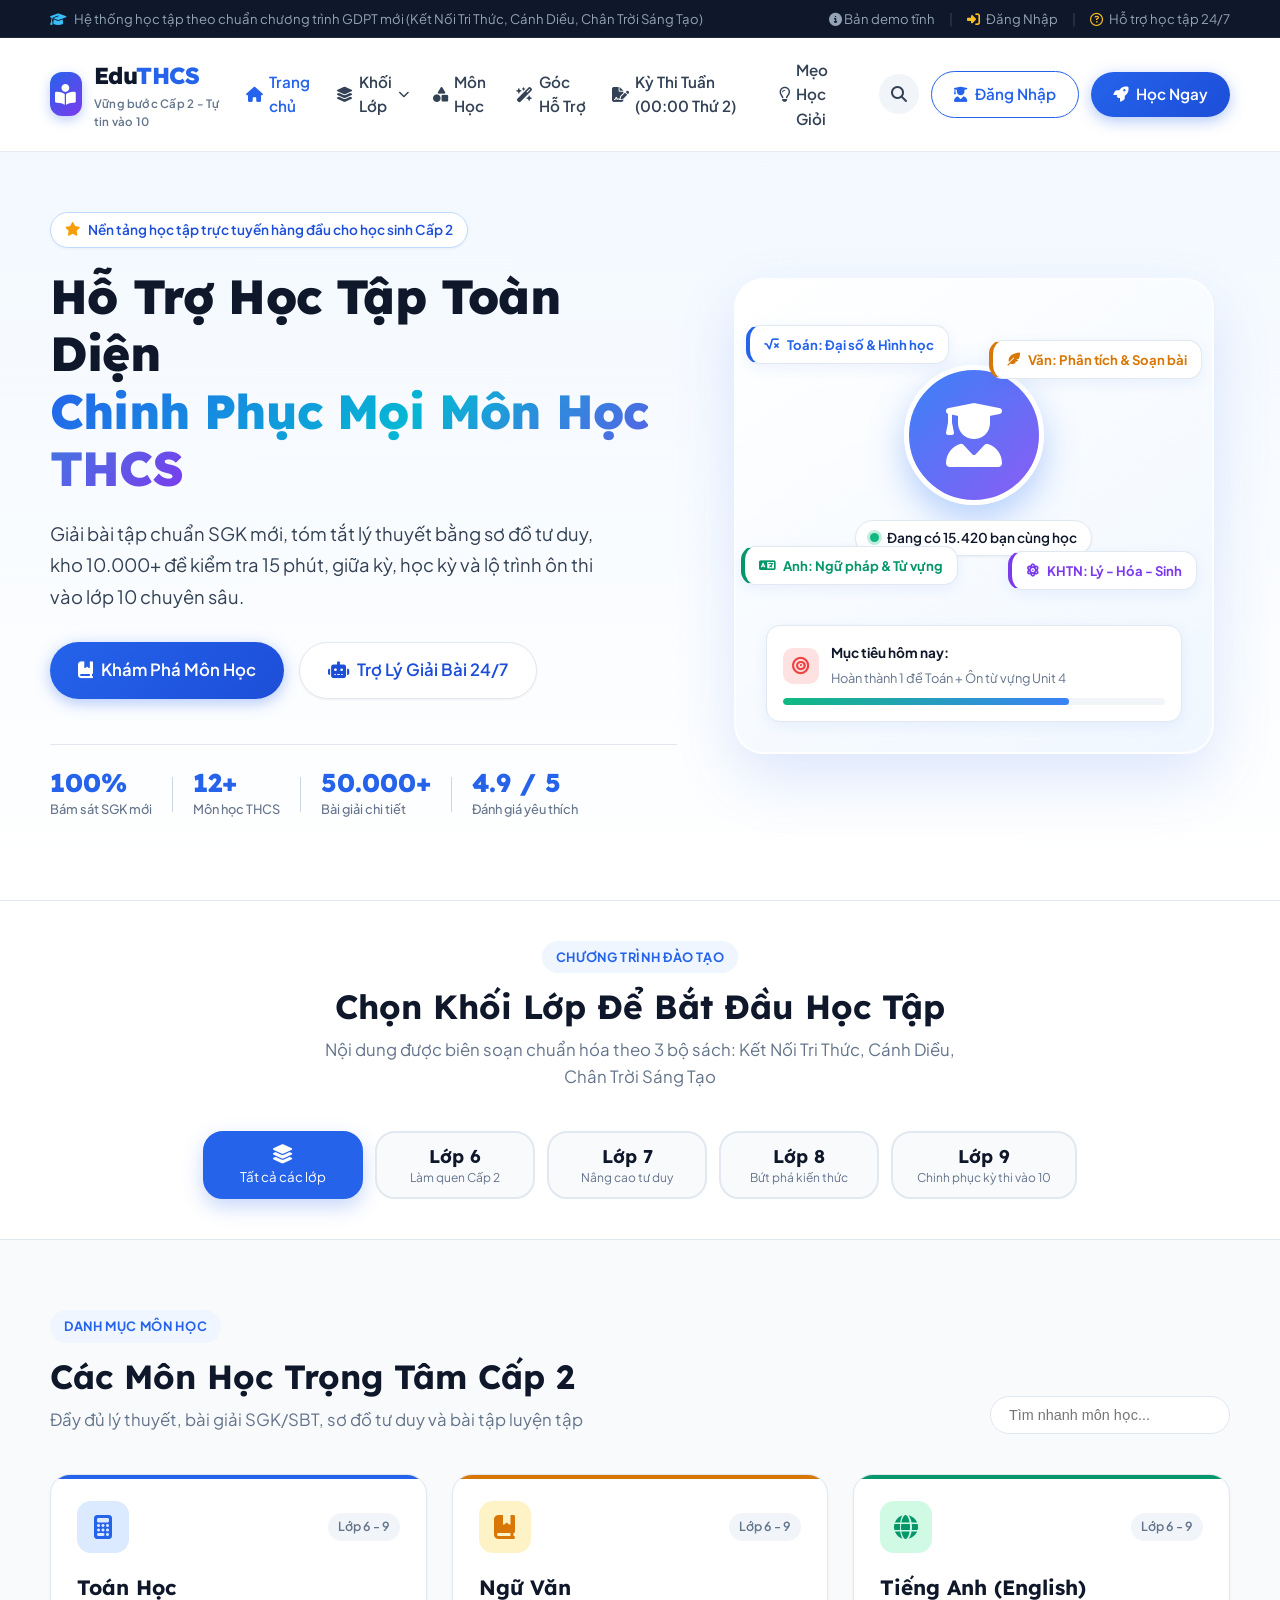
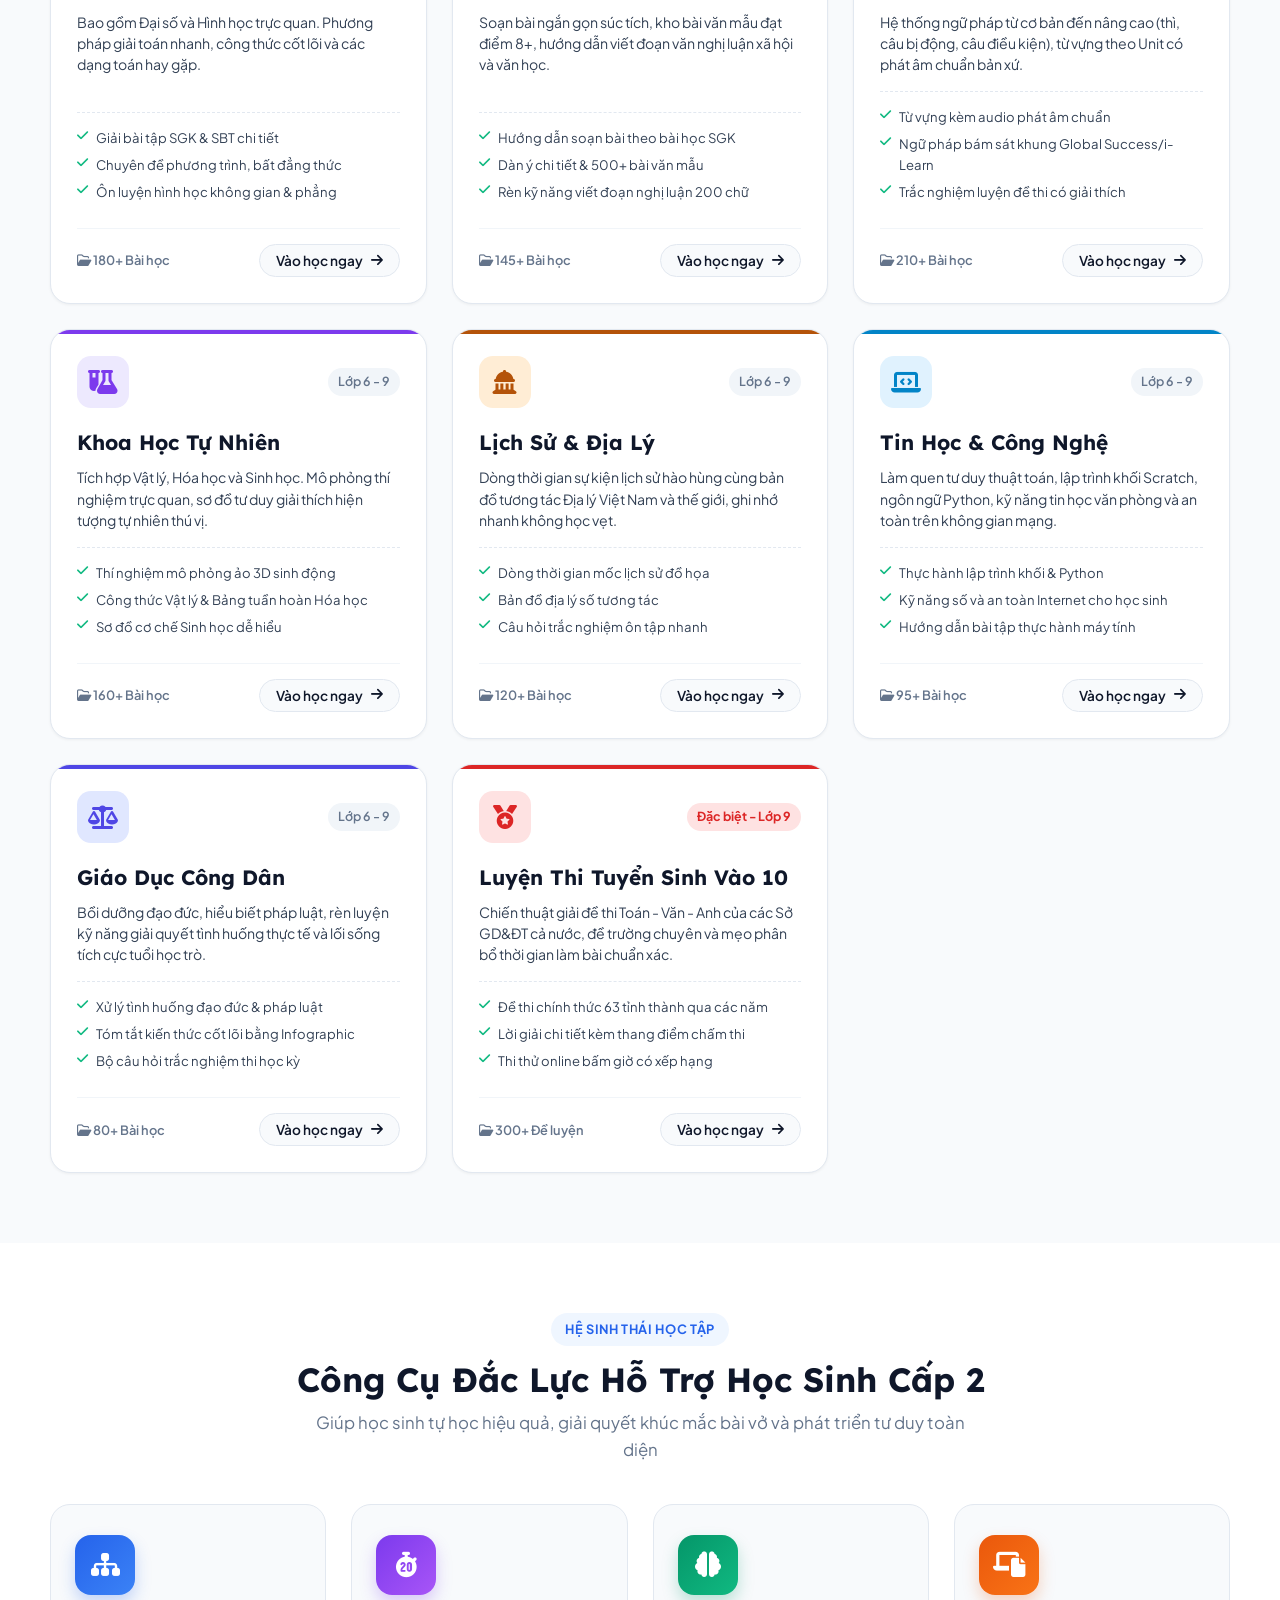
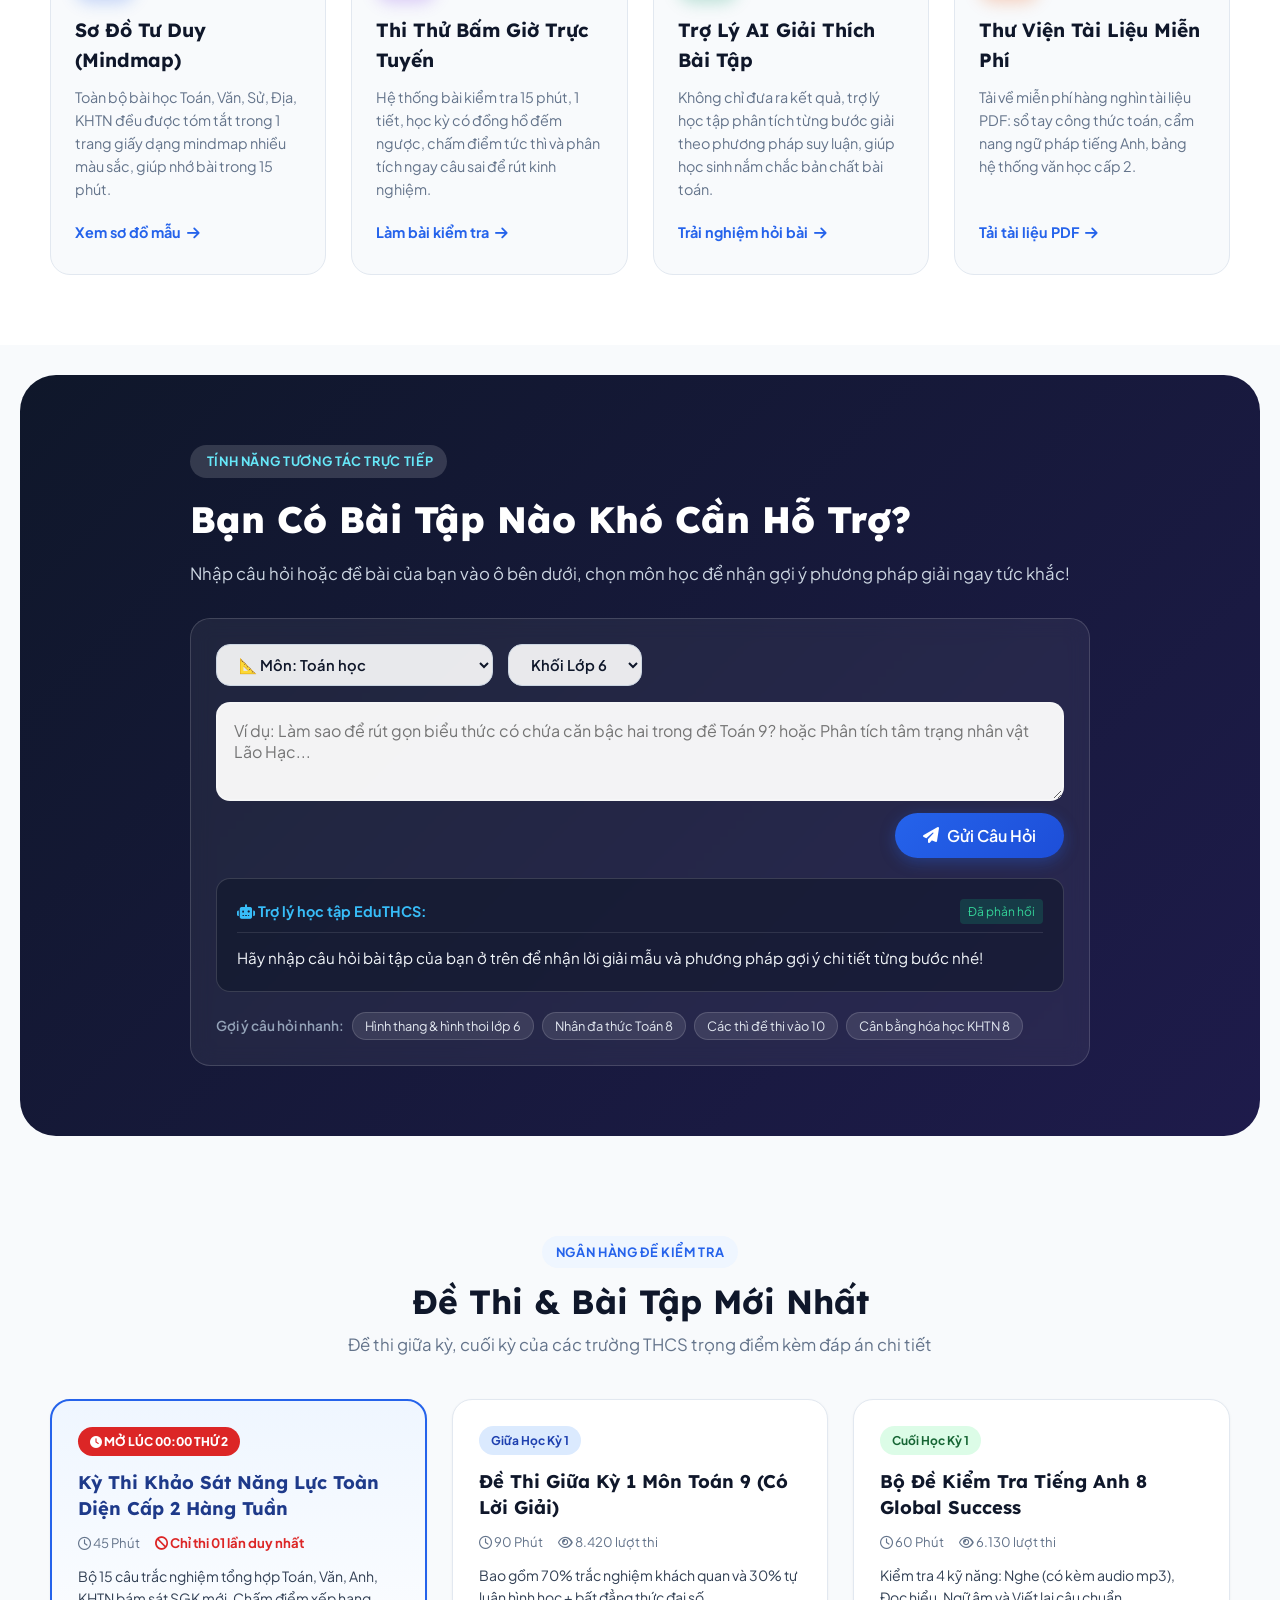
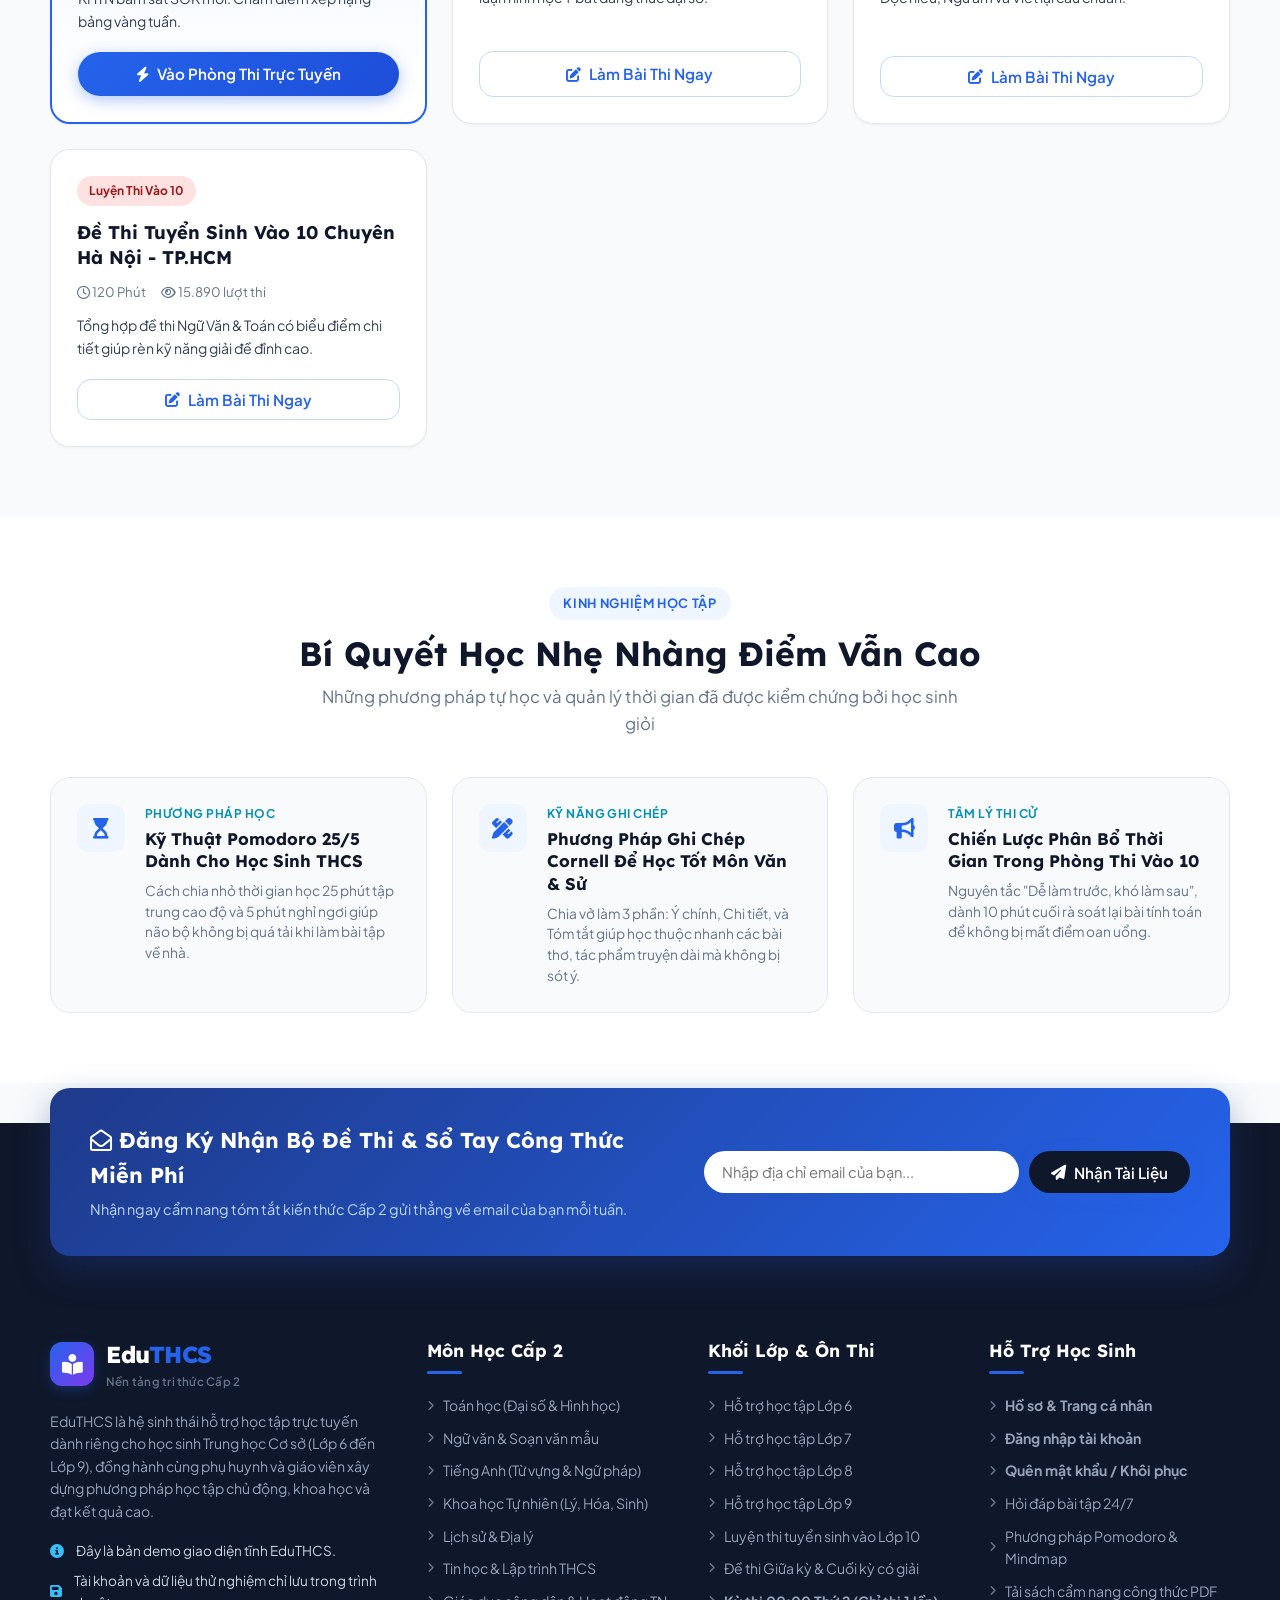
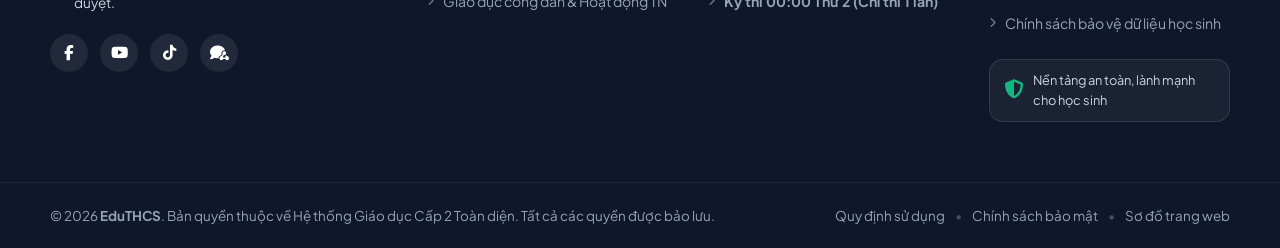
<file: index.html>
<!DOCTYPE html>
<html lang="vi">
<head>
    <meta charset="UTF-8">
    <meta name="viewport" content="width=device-width, initial-scale=1.0">
    <title>EduSecondary - Cổng Hỗ Trợ Học Tập Toàn Diện Cấp 2 (THCS)</title>
    <!-- Google Fonts -->
    <link rel="preconnect" href="https://fonts.googleapis.com">
    <link rel="preconnect" href="https://fonts.gstatic.com" crossorigin>
    <link href="https://fonts.googleapis.com/css2?family=Plus+Jakarta+Sans:ital,wght@0,300;0,400;0,500;0,600;0,700;0,800;1,400&family=Lexend:wght@400;500;600;700&display=swap" rel="stylesheet">
    <!-- Font Awesome Icons -->
    <link rel="stylesheet" href="https://cdnjs.cloudflare.com/ajax/libs/font-awesome/6.5.1/css/all.min.css">
    <!-- CSS Stylesheet -->
    <link rel="stylesheet" href="style.css">
</head>
<body>

    <!-- ======================================================== -->
    <!-- PHẦN 1: ĐẦU TRANG (HEADER)                               -->
    <!-- ======================================================== -->
    <header class="site-header" id="top">
        <!-- Thanh thông báo trên cùng (Top Bar) -->
        <div class="top-bar">
            <div class="container top-bar-content">
                <div class="top-info">
                    <span><i class="fa-solid fa-graduation-cap"></i> Hệ thống học tập theo chuẩn chương trình GDPT mới (Kết Nối Tri Thức, Cánh Diều, Chân Trời Sáng Tạo)</span>
                </div>
                <div class="top-actions">
                    <span><i class="fa-solid fa-circle-info"></i> Bản demo tĩnh</span>
                    <span class="divider">|</span>
                    <a href="login.html"><i class="fa-solid fa-right-to-bracket"></i> Đăng Nhập</a>
                    <span class="divider">|</span>
                    <a href="#tinh-nang-ho-tro"><i class="fa-regular fa-circle-question"></i> Hỗ trợ học tập 24/7</a>
                </div>
            </div>
        </div>

        <!-- Thanh điều hướng chính (Main Navigation) -->
        <nav class="main-navbar">
            <div class="container nav-container">
                <a href="#" class="logo">
                    <div class="logo-icon">
                        <i class="fa-solid fa-book-open-reader"></i>
                    </div>
                    <div class="logo-text">
                        <span class="brand-name">Edu<span class="highlight">THCS</span></span>
                        <span class="brand-slogan">Vững bước Cấp 2 - Tự tin vào 10</span>
                    </div>
                </a>

                <!-- Nút bật menu trên mobile -->
                <button class="mobile-toggle" id="mobileMenuBtn" aria-label="Mở menu">
                    <i class="fa-solid fa-bars"></i>
                </button>

                <!-- Danh sách liên kết -->
                <ul class="nav-links" id="navLinks">
                    <li><a href="#top" class="active"><i class="fa-solid fa-house"></i> Trang chủ</a></li>
                    <li class="has-dropdown">
                        <a href="#khoi-lop"><i class="fa-solid fa-layer-group"></i> Khối Lớp <i class="fa-solid fa-chevron-down arrow-icon"></i></a>
                        <ul class="dropdown-menu">
                            <li><a href="#khoi-lop" onclick="filterByGrade('all')"><i class="fa-solid fa-border-all"></i> Tất cả các lớp</a></li>
                            <li><a href="#khoi-lop" onclick="filterByGrade('6')"><i class="fa-solid fa-dice-one"></i> Lớp 6 (Bứt phá khởi đầu)</a></li>
                            <li><a href="#khoi-lop" onclick="filterByGrade('7')"><i class="fa-solid fa-dice-two"></i> Lớp 7 (Nâng cao kiến thức)</a></li>
                            <li><a href="#khoi-lop" onclick="filterByGrade('8')"><i class="fa-solid fa-dice-three"></i> Lớp 8 (Tăng tốc kiến thức)</a></li>
                            <li><a href="#khoi-lop" onclick="filterByGrade('9')"><i class="fa-solid fa-dice-four"></i> Lớp 9 (Luyện thi vào 10)</a></li>
                        </ul>
                    </li>
                    <li><a href="#mon-hoc"><i class="fa-solid fa-shapes"></i> Môn Học</a></li>
                    <li><a href="#tinh-nang-ho-tro"><i class="fa-solid fa-wand-magic-sparkles"></i> Góc Hỗ Trợ</a></li>
                    <li><a href="exam.html"><i class="fa-solid fa-file-signature"></i> Kỳ Thi Tuần (00:00 Thứ 2)</a></li>
                    <li><a href="#kinh-nghiem"><i class="fa-regular fa-lightbulb"></i> Mẹo Học Giỏi</a></li>
                </ul>

                <div class="nav-cta">
                    <button class="btn-search-trigger" id="searchTrigger" title="Tìm bài học">
                        <i class="fa-solid fa-magnifying-glass"></i>
                    </button>
                    <a href="login.html" class="btn btn-outline"><i class="fa-solid fa-user-graduate"></i> Đăng Nhập</a>
                    <a href="#mon-hoc" class="btn btn-primary"><i class="fa-solid fa-rocket"></i> Học Ngay</a>
                </div>
            </div>
        </nav>

        <!-- Thanh tìm kiếm popup ẩn/hiện -->
        <div class="search-popup" id="searchPopup">
            <div class="container search-box-wrapper">
                <i class="fa-solid fa-magnifying-glass search-icon"></i>
                <input type="text" id="mainSearchInput" placeholder="Tìm kiếm môn học, bài giải, công thức (Toán, Văn, Anh, KHTN...)...">
                <button class="close-search" id="closeSearch">&times;</button>
            </div>
        </div>

        <!-- Banner Chào Mừng (Hero Section) -->
        <div class="hero-section">
            <div class="container hero-container">
                <div class="hero-content">
                    <div class="badge-tag">
                        <i class="fa-solid fa-star"></i> Nền tảng học tập trực tuyến hàng đầu cho học sinh Cấp 2
                    </div>
                    <h1 class="hero-title">
                        Hỗ Trợ Học Tập Toàn Diện <br>
                        <span class="text-gradient">Chinh Phục Mọi Môn Học THCS</span>
                    </h1>
                    <p class="hero-description">
                        Giải bài tập chuẩn SGK mới, tóm tắt lý thuyết bằng sơ đồ tư duy, 
                        kho 10.000+ đề kiểm tra 15 phút, giữa kỳ, học kỳ và lộ trình ôn thi vào lớp 10 chuyên sâu.
                    </p>
                    <div class="hero-actions">
                        <a href="#mon-hoc" class="btn btn-lg btn-primary shadow-pulse">
                            <i class="fa-solid fa-book-bookmark"></i> Khám Phá Môn Học
                        </a>
                        <a href="#hoi-dap-ai" class="btn btn-lg btn-secondary">
                            <i class="fa-solid fa-robot"></i> Trợ Lý Giải Bài 24/7
                        </a>
                    </div>
                    <!-- Chỉ số nổi bật -->
                    <div class="hero-stats">
                        <div class="stat-item">
                            <span class="stat-number">100%</span>
                            <span class="stat-label">Bám sát SGK mới</span>
                        </div>
                        <div class="stat-separator"></div>
                        <div class="stat-item">
                            <span class="stat-number">12+</span>
                            <span class="stat-label">Môn học THCS</span>
                        </div>
                        <div class="stat-separator"></div>
                        <div class="stat-item">
                            <span class="stat-number">50.000+</span>
                            <span class="stat-label">Bài giải chi tiết</span>
                        </div>
                        <div class="stat-separator"></div>
                        <div class="stat-item">
                            <span class="stat-number">4.9 / 5</span>
                            <span class="stat-label">Đánh giá yêu thích</span>
                        </div>
                    </div>
                </div>

                <div class="hero-visual">
                    <div class="visual-card-main">
                        <div class="student-illustration">
                            <div class="floating-badge badge-math">
                                <i class="fa-solid fa-square-root-variable"></i> Toán: Đại số & Hình học
                            </div>
                            <div class="floating-badge badge-literature">
                                <i class="fa-solid fa-feather-pointed"></i> Văn: Phân tích & Soạn bài
                            </div>
                            <div class="floating-badge badge-english">
                                <i class="fa-solid fa-language"></i> Anh: Ngữ pháp & Từ vựng
                            </div>
                            <div class="floating-badge badge-science">
                                <i class="fa-solid fa-atom"></i> KHTN: Lý - Hóa - Sinh
                            </div>
                            <div class="hero-avatar-box">
                                <div class="avatar-ring">
                                    <i class="fa-solid fa-user-graduate center-student-icon"></i>
                                </div>
                                <div class="status-pill">
                                    <span class="dot-online"></span> Đang có 15.420 bạn cùng học
                                </div>
                            </div>
                        </div>
                        <div class="quick-study-card">
                            <div class="q-icon"><i class="fa-solid fa-bullseye"></i></div>
                            <div class="q-text">
                                <strong>Mục tiêu hôm nay:</strong>
                                <span>Hoàn thành 1 đề Toán + Ôn từ vựng Unit 4</span>
                            </div>
                            <div class="q-progress">
                                <div class="progress-bar-inner" style="width: 75%;"></div>
                            </div>
                        </div>
                    </div>
                </div>
            </div>
        </div>
    </header>


    <!-- ======================================================== -->
    <!-- PHẦN 2: THÂN TRANG (BODY / MAIN CONTENT)                  -->
    <!-- ======================================================== -->
    <main class="site-main" id="than-trang">

        <!-- 2.1: Bộ chọn Khối Lớp Nhanh (Grade Selection Tabs) -->
        <section class="section grade-selector-section" id="khoi-lop">
            <div class="container">
                <div class="section-header text-center">
                    <span class="sub-badge">Chương trình đào tạo</span>
                    <h2 class="section-title">Chọn Khối Lớp Để Bắt Đầu Học Tập</h2>
                    <p class="section-subtitle">Nội dung được biên soạn chuẩn hóa theo 3 bộ sách: Kết Nối Tri Thức, Cánh Diều, Chân Trời Sáng Tạo</p>
                </div>

                <div class="grade-tabs" id="gradeTabs">
                    <button class="grade-tab-btn active" data-grade="all" onclick="filterByGrade('all')">
                        <i class="fa-solid fa-layer-group"></i> Tất cả các lớp
                    </button>
                    <button class="grade-tab-btn" data-grade="6" onclick="filterByGrade('6')">
                        <span class="grade-num">Lớp 6</span>
                        <span class="grade-desc">Làm quen Cấp 2</span>
                    </button>
                    <button class="grade-tab-btn" data-grade="7" onclick="filterByGrade('7')">
                        <span class="grade-num">Lớp 7</span>
                        <span class="grade-desc">Nâng cao tư duy</span>
                    </button>
                    <button class="grade-tab-btn" data-grade="8" onclick="filterByGrade('8')">
                        <span class="grade-num">Lớp 8</span>
                        <span class="grade-desc">Bứt phá kiến thức</span>
                    </button>
                    <button class="grade-tab-btn" data-grade="9" onclick="filterByGrade('9')">
                        <span class="grade-num">Lớp 9</span>
                        <span class="grade-desc">Chinh phục kỳ thi vào 10</span>
                    </button>
                </div>
            </div>
        </section>

        <!-- 2.2: Các Môn Học Trọng Tâm Cấp 2 (Subjects Grid) -->
        <section class="section subjects-section" id="mon-hoc">
            <div class="container">
                <div class="section-header flex-between">
                    <div>
                        <span class="sub-badge">Danh mục môn học</span>
                        <h2 class="section-title">Các Môn Học Trọng Tâm Cấp 2</h2>
                        <p class="section-subtitle">Đầy đủ lý thuyết, bài giải SGK/SBT, sơ đồ tư duy và bài tập luyện tập</p>
                    </div>
                    <div class="subject-search-filter">
                        <input type="text" id="subjectFilterInput" placeholder="Tìm nhanh môn học..." onkeyup="filterSubjectsByName()">
                    </div>
                </div>

                <!-- Grid các môn học -->
                <div class="subjects-grid" id="subjectsGrid">

                    <!-- Môn 1: Toán học -->
                    <div class="subject-card card-math" data-grade="6 7 8 9" data-name="toán học dai so hinh hoc">
                        <div class="subject-header">
                            <div class="subject-icon-box">
                                <i class="fa-solid fa-calculator"></i>
                            </div>
                            <span class="grade-badge">Lớp 6 - 9</span>
                        </div>
                        <h3 class="subject-title">Toán Học</h3>
                        <p class="subject-summary">Bao gồm Đại số và Hình học trực quan. Phương pháp giải toán nhanh, công thức cốt lõi và các dạng toán hay gặp.</p>
                        <ul class="subject-features">
                            <li><i class="fa-solid fa-check"></i> Giải bài tập SGK & SBT chi tiết</li>
                            <li><i class="fa-solid fa-check"></i> Chuyên đề phương trình, bất đẳng thức</li>
                            <li><i class="fa-solid fa-check"></i> Ôn luyện hình học không gian & phẳng</li>
                        </ul>
                        <div class="subject-footer">
                            <span class="lesson-count"><i class="fa-regular fa-folder-open"></i> 180+ Bài học</span>
                            <button class="btn btn-sm btn-subject" onclick="openSubjectModal('math')">Vào học ngay <i class="fa-solid fa-arrow-right"></i></button>
                        </div>
                    </div>

                    <!-- Môn 2: Ngữ văn -->
                    <div class="subject-card card-literature" data-grade="6 7 8 9" data-name="ngữ văn soan van van mau tho truyen">
                        <div class="subject-header">
                            <div class="subject-icon-box">
                                <i class="fa-solid fa-book-bookmark"></i>
                            </div>
                            <span class="grade-badge">Lớp 6 - 9</span>
                        </div>
                        <h3 class="subject-title">Ngữ Văn</h3>
                        <p class="subject-summary">Soạn bài ngắn gọn súc tích, kho bài văn mẫu đạt điểm 8+, hướng dẫn viết đoạn văn nghị luận xã hội và văn học.</p>
                        <ul class="subject-features">
                            <li><i class="fa-solid fa-check"></i> Hướng dẫn soạn bài theo bài học SGK</li>
                            <li><i class="fa-solid fa-check"></i> Dàn ý chi tiết & 500+ bài văn mẫu</li>
                            <li><i class="fa-solid fa-check"></i> Rèn kỹ năng viết đoạn nghị luận 200 chữ</li>
                        </ul>
                        <div class="subject-footer">
                            <span class="lesson-count"><i class="fa-regular fa-folder-open"></i> 145+ Bài học</span>
                            <button class="btn btn-sm btn-subject" onclick="openSubjectModal('literature')">Vào học ngay <i class="fa-solid fa-arrow-right"></i></button>
                        </div>
                    </div>

                    <!-- Môn 3: Tiếng Anh -->
                    <div class="subject-card card-english" data-grade="6 7 8 9" data-name="tiếng anh english ngu phap tu vung pronunciation">
                        <div class="subject-header">
                            <div class="subject-icon-box">
                                <i class="fa-solid fa-globe"></i>
                            </div>
                            <span class="grade-badge">Lớp 6 - 9</span>
                        </div>
                        <h3 class="subject-title">Tiếng Anh (English)</h3>
                        <p class="subject-summary">Hệ thống ngữ pháp từ cơ bản đến nâng cao (thì, câu bị động, câu điều kiện), từ vựng theo Unit có phát âm chuẩn bản xứ.</p>
                        <ul class="subject-features">
                            <li><i class="fa-solid fa-check"></i> Từ vựng kèm audio phát âm chuẩn</li>
                            <li><i class="fa-solid fa-check"></i> Ngữ pháp bám sát khung Global Success/i-Learn</li>
                            <li><i class="fa-solid fa-check"></i> Trắc nghiệm luyện đề thi có giải thích</li>
                        </ul>
                        <div class="subject-footer">
                            <span class="lesson-count"><i class="fa-regular fa-folder-open"></i> 210+ Bài học</span>
                            <button class="btn btn-sm btn-subject" onclick="openSubjectModal('english')">Vào học ngay <i class="fa-solid fa-arrow-right"></i></button>
                        </div>
                    </div>

                    <!-- Môn 4: Khoa học Tự nhiên (KHTN) -->
                    <div class="subject-card card-science" data-grade="6 7 8 9" data-name="khoa học tự nhiên khtn vat ly hoa hoc sinh hoc">
                        <div class="subject-header">
                            <div class="subject-icon-box">
                                <i class="fa-solid fa-flask-vial"></i>
                            </div>
                            <span class="grade-badge">Lớp 6 - 9</span>
                        </div>
                        <h3 class="subject-title">Khoa Học Tự Nhiên</h3>
                        <p class="subject-summary">Tích hợp Vật lý, Hóa học và Sinh học. Mô phỏng thí nghiệm trực quan, sơ đồ tư duy giải thích hiện tượng tự nhiên thú vị.</p>
                        <ul class="subject-features">
                            <li><i class="fa-solid fa-check"></i> Thí nghiệm mô phỏng ảo 3D sinh động</li>
                            <li><i class="fa-solid fa-check"></i> Công thức Vật lý & Bảng tuần hoàn Hóa học</li>
                            <li><i class="fa-solid fa-check"></i> Sơ đồ cơ chế Sinh học dễ hiểu</li>
                        </ul>
                        <div class="subject-footer">
                            <span class="lesson-count"><i class="fa-regular fa-folder-open"></i> 160+ Bài học</span>
                            <button class="btn btn-sm btn-subject" onclick="openSubjectModal('science')">Vào học ngay <i class="fa-solid fa-arrow-right"></i></button>
                        </div>
                    </div>

                    <!-- Môn 5: Lịch sử & Địa lý -->
                    <div class="subject-card card-history" data-grade="6 7 8 9" data-name="lịch sử địa lý su dia ban do truc quan">
                        <div class="subject-header">
                            <div class="subject-icon-box">
                                <i class="fa-solid fa-landmark-dome"></i>
                            </div>
                            <span class="grade-badge">Lớp 6 - 9</span>
                        </div>
                        <h3 class="subject-title">Lịch Sử & Địa Lý</h3>
                        <p class="subject-summary">Dòng thời gian sự kiện lịch sử hào hùng cùng bản đồ tương tác Địa lý Việt Nam và thế giới, ghi nhớ nhanh không học vẹt.</p>
                        <ul class="subject-features">
                            <li><i class="fa-solid fa-check"></i> Dòng thời gian mốc lịch sử đồ họa</li>
                            <li><i class="fa-solid fa-check"></i> Bản đồ địa lý số tương tác</li>
                            <li><i class="fa-solid fa-check"></i> Câu hỏi trắc nghiệm ôn tập nhanh</li>
                        </ul>
                        <div class="subject-footer">
                            <span class="lesson-count"><i class="fa-regular fa-folder-open"></i> 120+ Bài học</span>
                            <button class="btn btn-sm btn-subject" onclick="openSubjectModal('history')">Vào học ngay <i class="fa-solid fa-arrow-right"></i></button>
                        </div>
                    </div>

                    <!-- Môn 6: Tin học & Công nghệ -->
                    <div class="subject-card card-informatics" data-grade="6 7 8 9" data-name="tin học cong nghe lap trinh scratch python word excel">
                        <div class="subject-header">
                            <div class="subject-icon-box">
                                <i class="fa-solid fa-laptop-code"></i>
                            </div>
                            <span class="grade-badge">Lớp 6 - 9</span>
                        </div>
                        <h3 class="subject-title">Tin Học & Công Nghệ</h3>
                        <p class="subject-summary">Làm quen tư duy thuật toán, lập trình khối Scratch, ngôn ngữ Python, kỹ năng tin học văn phòng và an toàn trên không gian mạng.</p>
                        <ul class="subject-features">
                            <li><i class="fa-solid fa-check"></i> Thực hành lập trình khối & Python</li>
                            <li><i class="fa-solid fa-check"></i> Kỹ năng số và an toàn Internet cho học sinh</li>
                            <li><i class="fa-solid fa-check"></i> Hướng dẫn bài tập thực hành máy tính</li>
                        </ul>
                        <div class="subject-footer">
                            <span class="lesson-count"><i class="fa-regular fa-folder-open"></i> 95+ Bài học</span>
                            <button class="btn btn-sm btn-subject" onclick="openSubjectModal('informatics')">Vào học ngay <i class="fa-solid fa-arrow-right"></i></button>
                        </div>
                    </div>

                    <!-- Môn 7: Giáo Dục Công Dân (GDCD) -->
                    <div class="subject-card card-gdcd" data-grade="6 7 8 9" data-name="giáo dục công dân gdcd dao duc phap luat ky nang song">
                        <div class="subject-header">
                            <div class="subject-icon-box">
                                <i class="fa-solid fa-scale-balanced"></i>
                            </div>
                            <span class="grade-badge">Lớp 6 - 9</span>
                        </div>
                        <h3 class="subject-title">Giáo Dục Công Dân</h3>
                        <p class="subject-summary">Bồi dưỡng đạo đức, hiểu biết pháp luật, rèn luyện kỹ năng giải quyết tình huống thực tế và lối sống tích cực tuổi học trò.</p>
                        <ul class="subject-features">
                            <li><i class="fa-solid fa-check"></i> Xử lý tình huống đạo đức & pháp luật</li>
                            <li><i class="fa-solid fa-check"></i> Tóm tắt kiến thức cốt lõi bằng Infographic</li>
                            <li><i class="fa-solid fa-check"></i> Bộ câu hỏi trắc nghiệm thi học kỳ</li>
                        </ul>
                        <div class="subject-footer">
                            <span class="lesson-count"><i class="fa-regular fa-folder-open"></i> 80+ Bài học</span>
                            <button class="btn btn-sm btn-subject" onclick="openSubjectModal('gdcd')">Vào học ngay <i class="fa-solid fa-arrow-right"></i></button>
                        </div>
                    </div>

                    <!-- Môn 8: Chuyên Đề Luyện Thi Vào 10 -->
                    <div class="subject-card card-exam10" data-grade="9" data-name="luyện thi vào 10 chuyen de toan van anh de thi thu">
                        <div class="subject-header">
                            <div class="subject-icon-box">
                                <i class="fa-solid fa-medal"></i>
                            </div>
                            <span class="grade-badge grade-exclusive">Đặc biệt - Lớp 9</span>
                        </div>
                        <h3 class="subject-title">Luyện Thi Tuyển Sinh Vào 10</h3>
                        <p class="subject-summary">Chiến thuật giải đề thi Toán - Văn - Anh của các Sở GD&ĐT cả nước, đề trường chuyên và mẹo phân bổ thời gian làm bài chuẩn xác.</p>
                        <ul class="subject-features">
                            <li><i class="fa-solid fa-check"></i> Đề thi chính thức 63 tỉnh thành qua các năm</li>
                            <li><i class="fa-solid fa-check"></i> Lời giải chi tiết kèm thang điểm chấm thi</li>
                            <li><i class="fa-solid fa-check"></i> Thi thử online bấm giờ có xếp hạng</li>
                        </ul>
                        <div class="subject-footer">
                            <span class="lesson-count"><i class="fa-regular fa-folder-open"></i> 300+ Đề luyện</span>
                            <button class="btn btn-sm btn-subject" onclick="openSubjectModal('exam10')">Vào học ngay <i class="fa-solid fa-arrow-right"></i></button>
                        </div>
                    </div>

                </div>
            </div>
        </section>

        <!-- 2.3: Các Tính Năng Hỗ Trợ Học Tập Độc Quyền (Learning Support Features) -->
        <section class="section support-features-section" id="tinh-nang-ho-tro">
            <div class="container">
                <div class="section-header text-center">
                    <span class="sub-badge">Hệ sinh thái học tập</span>
                    <h2 class="section-title">Công Cụ Đắc Lực Hỗ Trợ Học Sinh Cấp 2</h2>
                    <p class="section-subtitle">Giúp học sinh tự học hiệu quả, giải quyết khúc mắc bài vở và phát triển tư duy toàn diện</p>
                </div>

                <div class="features-grid">
                    <!-- Feature 1 -->
                    <div class="feature-box">
                        <div class="feature-icon bg-blue">
                            <i class="fa-solid fa-sitemap"></i>
                        </div>
                        <h4 class="feature-title">Sơ Đồ Tư Duy (Mindmap)</h4>
                        <p class="feature-desc">Toàn bộ bài học Toán, Văn, Sử, Địa, KHTN đều được tóm tắt trong 1 trang giấy dạng mindmap nhiều màu sắc, giúp nhớ bài trong 15 phút.</p>
                        <a href="#mon-hoc" class="feature-link">Xem sơ đồ mẫu <i class="fa-solid fa-arrow-right"></i></a>
                    </div>

                    <!-- Feature 2 -->
                    <div class="feature-box">
                        <div class="feature-icon bg-purple">
                            <i class="fa-solid fa-stopwatch-20"></i>
                        </div>
                        <h4 class="feature-title">Thi Thử Bấm Giờ Trực Tuyến</h4>
                        <p class="feature-desc">Hệ thống bài kiểm tra 15 phút, 1 tiết, học kỳ có đồng hồ đếm ngược, chấm điểm tức thì và phân tích ngay câu sai để rút kinh nghiệm.</p>
                        <a href="#de-thi" class="feature-link">Làm bài kiểm tra <i class="fa-solid fa-arrow-right"></i></a>
                    </div>

                    <!-- Feature 3 -->
                    <div class="feature-box">
                        <div class="feature-icon bg-green">
                            <i class="fa-solid fa-comments-dollar-fa fa-brain"></i>
                        </div>
                        <h4 class="feature-title">Trợ Lý AI Giải Thích Bài Tập</h4>
                        <p class="feature-desc">Không chỉ đưa ra kết quả, trợ lý học tập phân tích từng bước giải theo phương pháp suy luận, giúp học sinh nắm chắc bản chất bài toán.</p>
                        <a href="#hoi-dap-ai" class="feature-link">Trải nghiệm hỏi bài <i class="fa-solid fa-arrow-right"></i></a>
                    </div>

                    <!-- Feature 4 -->
                    <div class="feature-box">
                        <div class="feature-icon bg-orange">
                            <i class="fa-solid fa-laptop-file"></i>
                        </div>
                        <h4 class="feature-title">Thư Viện Tài Liệu Miễn Phí</h4>
                        <p class="feature-desc">Tải về miễn phí hàng nghìn tài liệu PDF: sổ tay công thức toán, cẩm nang ngữ pháp tiếng Anh, bảng hệ thống văn học cấp 2.</p>
                        <a href="#de-thi" class="feature-link">Tải tài liệu PDF <i class="fa-solid fa-arrow-right"></i></a>
                    </div>
                </div>
            </div>
        </section>

        <!-- 2.4: Trợ Lý Hỏi Đáp / Giải Bài Tập Trực Tuyến Tương Tác (Interactive Q&A Assistant) -->
        <section class="section ai-assistant-section" id="hoi-dap-ai">
            <div class="container">
                <div class="assistant-card">
                    <div class="assistant-content">
                        <span class="sub-badge badge-glow"><i class="fa-solid fa-sparkles"></i> Tính năng tương tác trực tiếp</span>
                        <h2 class="assistant-title">Bạn Có Bài Tập Nào Khó Cần Hỗ Trợ?</h2>
                        <p class="assistant-subtitle">Nhập câu hỏi hoặc đề bài của bạn vào ô bên dưới, chọn môn học để nhận gợi ý phương pháp giải ngay tức khắc!</p>

                        <div class="interactive-qa-form">
                            <div class="qa-form-controls">
                                <select id="qaSubjectSelect" class="qa-select">
                                    <option value="Toán học">📐 Môn: Toán học</option>
                                    <option value="Ngữ văn">📖 Môn: Ngữ văn</option>
                                    <option value="Tiếng Anh">🌐 Môn: Tiếng Anh</option>
                                    <option value="Khoa học Tự nhiên">🔬 Môn: KHTN (Lý - Hóa - Sinh)</option>
                                    <option value="Lịch sử & Địa lý">🏛️ Môn: Lịch sử & Địa lý</option>
                                </select>
                                <select id="qaGradeSelect" class="qa-select">
                                    <option value="Lớp 6">Khối Lớp 6</option>
                                    <option value="Lớp 7">Khối Lớp 7</option>
                                    <option value="Lớp 8">Khối Lớp 8</option>
                                    <option value="Lớp 9">Khối Lớp 9</option>
                                </select>
                            </div>

                            <div class="qa-input-group">
                                <textarea id="qaQuestionInput" rows="3" placeholder="Ví dụ: Làm sao để rút gọn biểu thức có chứa căn bậc hai trong đề Toán 9? hoặc Phân tích tâm trạng nhân vật Lão Hạc..."></textarea>
                                <button type="button" class="btn btn-primary btn-submit-qa" onclick="handleAskQuestion()">
                                    <i class="fa-solid fa-paper-plane"></i> Gửi Câu Hỏi
                                </button>
                            </div>

                            <!-- Khối hiển thị câu trả lời mẫu tương tác -->
                            <div class="qa-response-box" id="qaResponseBox">
                                <div class="qa-response-header">
                                    <span class="assistant-label"><i class="fa-solid fa-robot"></i> Trợ lý học tập EduTHCS:</span>
                                    <span class="status-tag">Đã phản hồi</span>
                                </div>
                                <div class="qa-response-body" id="qaResponseBody">
                                    Hãy nhập câu hỏi bài tập của bạn ở trên để nhận lời giải mẫu và phương pháp gợi ý chi tiết từng bước nhé!
                                </div>
                            </div>

                            <!-- Câu hỏi thường gặp nhanh -->
                            <div class="quick-suggest-tags">
                                <span class="tag-title">Gợi ý câu hỏi nhanh:</span>
                                <button class="btn-tag" onclick="suggestQuestion('Cách tính diện tích hình thang và hình thoi lớp 6')">Hình thang & hình thoi lớp 6</button>
                                <button class="btn-tag" onclick="suggestQuestion('Quy tắc nhân đa thức với đa thức trong Toán 8')">Nhân đa thức Toán 8</button>
                                <button class="btn-tag" onclick="suggestQuestion('Các thì cơ bản thường gặp trong bài thi tiếng Anh vào 10')">Các thì đề thi vào 10</button>
                                <button class="btn-tag" onclick="suggestQuestion('Cách cân bằng phương trình hóa học bằng phương pháp chẵn lẻ')">Cân bằng hóa học KHTN 8</button>
                            </div>
                        </div>
                    </div>
                </div>
            </div>
        </section>

        <!-- 2.5: Thư Viện Đề Thi & Bài Tập Trọng Điểm (Exam Library) -->
        <section class="section exam-library-section" id="de-thi">
            <div class="container">
                <div class="section-header text-center">
                    <span class="sub-badge">Ngân hàng đề kiểm tra</span>
                    <h2 class="section-title">Đề Thi & Bài Tập Mới Nhất</h2>
                    <p class="section-subtitle">Đề thi giữa kỳ, cuối kỳ của các trường THCS trọng điểm kèm đáp án chi tiết</p>
                </div>

                <div class="exam-cards-grid">
                    <!-- KỲ THI ĐẶC BIỆT THỨ 2 HÀNG TUẦN -->
                    <div class="exam-card exam-card-featured" style="border: 2px solid #2563eb; background: linear-gradient(180deg, #eff6ff 0%, #ffffff 100%);">
                        <div class="exam-badge" style="background: #dc2626; color: #ffffff; font-weight: 800;">
                            <i class="fa-solid fa-clock"></i> MỞ LÚC 00:00 THỨ 2
                        </div>
                        <h4 class="exam-title" style="color: #1e3a8a;">Kỳ Thi Khảo Sát Năng Lực Toàn Diện Cấp 2 Hàng Tuần</h4>
                        <div class="exam-meta">
                            <span><i class="fa-regular fa-clock"></i> 45 Phút</span>
                            <span style="color: #dc2626; font-weight: 700;"><i class="fa-solid fa-ban"></i> Chỉ thi 01 lần duy nhất</span>
                        </div>
                        <p class="exam-desc">Bộ 15 câu trắc nghiệm tổng hợp Toán, Văn, Anh, KHTN bám sát SGK mới. Chấm điểm xếp hạng bảng vàng tuần.</p>
                        <a href="exam.html" class="btn btn-primary btn-block shadow-pulse">
                            <i class="fa-solid fa-bolt"></i> Vào Phòng Thi Trực Tuyến
                        </a>
                    </div>

                    <div class="exam-card">
                        <div class="exam-badge badge-midterm">Giữa Học Kỳ 1</div>
                        <h4 class="exam-title">Đề Thi Giữa Kỳ 1 Môn Toán 9 (Có Lời Giải)</h4>
                        <div class="exam-meta">
                            <span><i class="fa-regular fa-clock"></i> 90 Phút</span>
                            <span><i class="fa-regular fa-eye"></i> 8.420 lượt thi</span>
                        </div>
                        <p class="exam-desc">Bao gồm 70% trắc nghiệm khách quan và 30% tự luận hình học + bất đẳng thức đại số.</p>
                        <a href="exam.html" class="btn btn-outline-primary btn-block">
                            <i class="fa-solid fa-pen-to-square"></i> Làm Bài Thi Ngay
                        </a>
                    </div>

                    <div class="exam-card">
                        <div class="exam-badge badge-final">Cuối Học Kỳ 1</div>
                        <h4 class="exam-title">Bộ Đề Kiểm Tra Tiếng Anh 8 Global Success</h4>
                        <div class="exam-meta">
                            <span><i class="fa-regular fa-clock"></i> 60 Phút</span>
                            <span><i class="fa-regular fa-eye"></i> 6.130 lượt thi</span>
                        </div>
                        <p class="exam-desc">Kiểm tra 4 kỹ năng: Nghe (có kèm audio mp3), Đọc hiểu, Ngữ âm và Viết lại câu chuẩn.</p>
                        <button class="btn btn-outline-primary btn-block" onclick="alert('Đang tải tệp audio và đề thi Tiếng Anh 8...')">
                            <i class="fa-solid fa-pen-to-square"></i> Làm Bài Thi Ngay
                        </button>
                    </div>

                    <div class="exam-card">
                        <div class="exam-badge badge-special">Luyện Thi Vào 10</div>
                        <h4 class="exam-title">Đề Thi Tuyển Sinh Vào 10 Chuyên Hà Nội - TP.HCM</h4>
                        <div class="exam-meta">
                            <span><i class="fa-regular fa-clock"></i> 120 Phút</span>
                            <span><i class="fa-regular fa-eye"></i> 15.890 lượt thi</span>
                        </div>
                        <p class="exam-desc">Tổng hợp đề thi Ngữ Văn & Toán có biểu điểm chi tiết giúp rèn kỹ năng giải đề đỉnh cao.</p>
                        <button class="btn btn-outline-primary btn-block" onclick="alert('Đang mở kho đề tuyển sinh lớp 10 tổng hợp!')">
                            <i class="fa-solid fa-pen-to-square"></i> Làm Bài Thi Ngay
                        </button>
                    </div>
                </div>
            </div>
        </section>

        <!-- 2.6: Góc Kinh Nghiệm & Mẹo Học Giỏi Cấp 2 (Study Tips) -->
        <section class="section tips-section" id="kinh-nghiem">
            <div class="container">
                <div class="section-header text-center">
                    <span class="sub-badge">Kinh nghiệm học tập</span>
                    <h2 class="section-title">Bí Quyết Học Nhẹ Nhàng Điểm Vẫn Cao</h2>
                    <p class="section-subtitle">Những phương pháp tự học và quản lý thời gian đã được kiểm chứng bởi học sinh giỏi</p>
                </div>

                <div class="tips-grid">
                    <article class="tip-card">
                        <div class="tip-icon"><i class="fa-solid fa-hourglass-start"></i></div>
                        <div class="tip-body">
                            <span class="tip-category">Phương Pháp Học</span>
                            <h4 class="tip-title">Kỹ Thuật Pomodoro 25/5 Dành Cho Học Sinh THCS</h4>
                            <p class="tip-text">Cách chia nhỏ thời gian học 25 phút tập trung cao độ và 5 phút nghỉ ngơi giúp não bộ không bị quá tải khi làm bài tập về nhà.</p>
                        </div>
                    </article>

                    <article class="tip-card">
                        <div class="tip-icon"><i class="fa-solid fa-pen-ruler"></i></div>
                        <div class="tip-body">
                            <span class="tip-category">Kỹ Năng Ghi Chép</span>
                            <h4 class="tip-title">Phương Pháp Ghi Chép Cornell Để Học Tốt Môn Văn & Sử</h4>
                            <p class="tip-text">Chia vở làm 3 phần: Ý chính, Chi tiết, và Tóm tắt giúp học thuộc nhanh các bài thơ, tác phẩm truyện dài mà không bị sót ý.</p>
                        </div>
                    </article>

                    <article class="tip-card">
                        <div class="tip-icon"><i class="fa-solid fa-bullhorn"></i></div>
                        <div class="tip-body">
                            <span class="tip-category">Tâm Lý Thi Cử</span>
                            <h4 class="tip-title">Chiến Lược Phân Bổ Thời Gian Trong Phòng Thi Vào 10</h4>
                            <p class="tip-text">Nguyên tắc "Dễ làm trước, khó làm sau", dành 10 phút cuối rà soát lại bài tính toán để không bị mất điểm oan uổng.</p>
                        </div>
                    </article>
                </div>
            </div>
        </section>

    </main>


    <!-- ======================================================== -->
    <!-- PHẦN 3: CHÂN TRANG (FOOTER)                              -->
    <!-- ======================================================== -->
    <footer class="site-footer" id="chan-trang">
        <!-- Khối trên của Footer: Đăng ký nhận tài liệu -->
        <div class="footer-newsletter">
            <div class="container">
                <div class="newsletter-card">
                    <div class="newsletter-info">
                        <h3><i class="fa-regular fa-envelope-open"></i> Đăng Ký Nhận Bộ Đề Thi & Sổ Tay Công Thức Miễn Phí</h3>
                        <p>Nhận ngay cẩm nang tóm tắt kiến thức Cấp 2 gửi thẳng về email của bạn mỗi tuần.</p>
                    </div>
                    <form class="newsletter-form" onsubmit="handleNewsletter(event)">
                        <input type="email" id="newsletterEmail" placeholder="Nhập địa chỉ email của bạn..." required>
                        <button type="submit" class="btn btn-primary"><i class="fa-solid fa-paper-plane"></i> Nhận Tài Liệu</button>
                    </form>
                </div>
            </div>
        </div>

        <!-- Khối chính của Footer (Main Footer Links) -->
        <div class="footer-main">
            <div class="container footer-grid">
                
                <!-- Cột 1: Giới thiệu thương hiệu -->
                <div class="footer-col col-brand">
                    <div class="logo footer-logo">
                        <div class="logo-icon">
                            <i class="fa-solid fa-book-open-reader"></i>
                        </div>
                        <div class="logo-text">
                            <span class="brand-name">Edu<span class="highlight">THCS</span></span>
                            <span class="brand-slogan">Nền tảng tri thức Cấp 2</span>
                        </div>
                    </div>
                    <p class="brand-desc">
                        EduTHCS là hệ sinh thái hỗ trợ học tập trực tuyến dành riêng cho học sinh Trung học Cơ sở (Lớp 6 đến Lớp 9), 
                        đồng hành cùng phụ huynh và giáo viên xây dựng phương pháp học tập chủ động, khoa học và đạt kết quả cao.
                    </p>
                    <div class="contact-info-list">
                        <p><i class="fa-solid fa-circle-info"></i> Đây là bản demo giao diện tĩnh EduTHCS.</p>
                        <p><i class="fa-solid fa-floppy-disk"></i> Tài khoản và dữ liệu thử nghiệm chỉ lưu trong trình duyệt.</p>
                    </div>
                    <div class="social-links">
                        <a href="#" class="social-btn" title="Facebook"><i class="fa-brands fa-facebook-f"></i></a>
                        <a href="#" class="social-btn" title="YouTube"><i class="fa-brands fa-youtube"></i></a>
                        <a href="#" class="social-btn" title="TikTok"><i class="fa-brands fa-tiktok"></i></a>
                        <a href="#" class="social-btn" title="Nhóm Học Tập Zalo"><i class="fa-solid fa-comment-nodes"></i></a>
                    </div>
                </div>

                <!-- Cột 2: Danh mục Môn học Cấp 2 -->
                <div class="footer-col">
                    <h4 class="footer-heading">Môn Học Cấp 2</h4>
                    <ul class="footer-links">
                        <li><a href="#mon-hoc"><i class="fa-solid fa-angle-right"></i> Toán học (Đại số & Hình học)</a></li>
                        <li><a href="#mon-hoc"><i class="fa-solid fa-angle-right"></i> Ngữ văn & Soạn văn mẫu</a></li>
                        <li><a href="#mon-hoc"><i class="fa-solid fa-angle-right"></i> Tiếng Anh (Từ vựng & Ngữ pháp)</a></li>
                        <li><a href="#mon-hoc"><i class="fa-solid fa-angle-right"></i> Khoa học Tự nhiên (Lý, Hóa, Sinh)</a></li>
                        <li><a href="#mon-hoc"><i class="fa-solid fa-angle-right"></i> Lịch sử & Địa lý</a></li>
                        <li><a href="#mon-hoc"><i class="fa-solid fa-angle-right"></i> Tin học & Lập trình THCS</a></li>
                        <li><a href="#mon-hoc"><i class="fa-solid fa-angle-right"></i> Giáo dục công dân & Hoạt động TN</a></li>
                    </ul>
                </div>

                <!-- Cột 3: Khối Lớp & Lộ Trình Thi -->
                <div class="footer-col">
                    <h4 class="footer-heading">Khối Lớp & Ôn Thi</h4>
                    <ul class="footer-links">
                        <li><a href="#khoi-lop" onclick="filterByGrade('6')"><i class="fa-solid fa-angle-right"></i> Hỗ trợ học tập Lớp 6</a></li>
                        <li><a href="#khoi-lop" onclick="filterByGrade('7')"><i class="fa-solid fa-angle-right"></i> Hỗ trợ học tập Lớp 7</a></li>
                        <li><a href="#khoi-lop" onclick="filterByGrade('8')"><i class="fa-solid fa-angle-right"></i> Hỗ trợ học tập Lớp 8</a></li>
                        <li><a href="#khoi-lop" onclick="filterByGrade('9')"><i class="fa-solid fa-angle-right"></i> Hỗ trợ học tập Lớp 9</a></li>
                        <li><a href="#mon-hoc"><i class="fa-solid fa-angle-right"></i> Luyện thi tuyển sinh vào Lớp 10</a></li>
                        <li><a href="#de-thi"><i class="fa-solid fa-angle-right"></i> Đề thi Giữa kỳ & Cuối kỳ có giải</a></li>
                        <li><a href="exam.html"><i class="fa-solid fa-angle-right"></i> <strong>Kỳ thi 00:00 Thứ 2 (Chỉ thi 1 lần)</strong></a></li>
                    </ul>
                </div>

                <!-- Cột 4: Tiện ích & Hỗ trợ -->
                <div class="footer-col">
                    <h4 class="footer-heading">Hỗ Trợ Học Sinh</h4>
                    <ul class="footer-links">
                        <li><a href="profile.html"><i class="fa-solid fa-angle-right"></i> <strong>Hồ sơ & Trang cá nhân</strong></a></li>
                        <li><a href="login.html"><i class="fa-solid fa-angle-right"></i> <strong>Đăng nhập tài khoản</strong></a></li>
                        <li><a href="forgot-password.html"><i class="fa-solid fa-angle-right"></i> <strong>Quên mật khẩu / Khôi phục</strong></a></li>
                        <li><a href="#hoi-dap-ai"><i class="fa-solid fa-angle-right"></i> Hỏi đáp bài tập 24/7</a></li>
                        <li><a href="#kinh-nghiem"><i class="fa-solid fa-angle-right"></i> Phương pháp Pomodoro & Mindmap</a></li>
                        <li><a href="#tinh-nang-ho-tro"><i class="fa-solid fa-angle-right"></i> Tải sách cẩm nang công thức PDF</a></li>
                        <li><a href="#"><i class="fa-solid fa-angle-right"></i> Chính sách bảo vệ dữ liệu học sinh</a></li>
                    </ul>
                    <div class="security-badge">
                        <i class="fa-solid fa-shield-halved"></i> Nền tảng an toàn, lành mạnh cho học sinh
                    </div>
                </div>

            </div>
        </div>

        <!-- Khối dưới cùng (Copyright Bar) -->
        <div class="footer-bottom">
            <div class="container footer-bottom-container">
                <p>&copy; 2026 <strong>EduTHCS</strong>. Bản quyền thuộc về Hệ thống Giáo dục Cấp 2 Toàn diện. Tất cả các quyền được bảo lưu.</p>
                <div class="footer-bottom-links">
                    <a href="#">Quy định sử dụng</a>
                    <span class="dot">•</span>
                    <a href="#">Chính sách bảo mật</a>
                    <span class="dot">•</span>
                    <a href="#">Sơ đồ trang web</a>
                </div>
            </div>
        </div>
    </footer>

    <!-- Nút cuộn nhanh lên đầu trang -->
    <button class="back-to-top" id="backToTopBtn" title="Lên đầu trang">
        <i class="fa-solid fa-arrow-up"></i>
    </button>

    <!-- Modal Xem Chi Tiết Môn Học -->
    <div class="modal-overlay" id="subjectModal">
        <div class="modal-content">
            <button class="modal-close" onclick="closeSubjectModal()">&times;</button>
            <div class="modal-header">
                <div class="modal-icon" id="modalSubjectIcon"></div>
                <div>
                    <h3 id="modalSubjectTitle">Tên Môn Học</h3>
                    <p id="modalSubjectGrade" class="modal-grade-tag">Khối Lớp</p>
                </div>
            </div>
            <div class="modal-body" id="modalSubjectBody">
                <!-- Nội dung được nạp qua JS -->
            </div>
            <div class="modal-footer">
                <button class="btn btn-secondary" onclick="closeSubjectModal()">Đóng</button>
                <button class="btn btn-primary" onclick="alert('Bắt đầu lộ trình học!')">Bắt đầu học ngay</button>
            </div>
        </div>
    </div>

    <!-- JavaScript File -->
    <script src="auth.js"></script>
    <script src="script.js"></script>
</body>
</html>
</file>
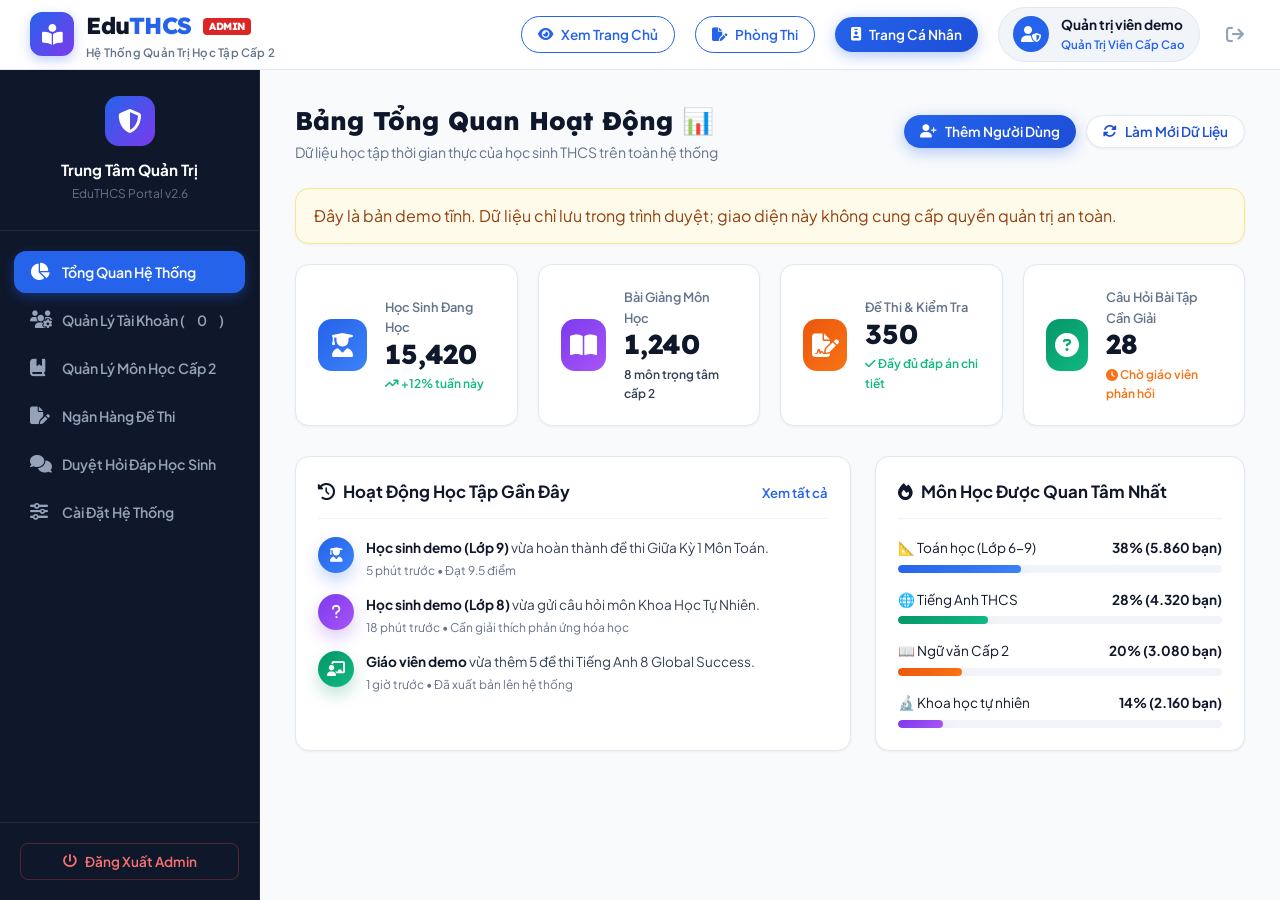
<file: admin.html>
<!DOCTYPE html>
<html lang="vi">
<head>
    <meta charset="UTF-8">
    <meta name="viewport" content="width=device-width, initial-scale=1.0">
    <title>Bảng Điều Khiển Quản Trị Viên (Admin) - EduTHCS</title>
    <!-- Google Fonts -->
    <link rel="preconnect" href="https://fonts.googleapis.com">
    <link rel="preconnect" href="https://fonts.gstatic.com" crossorigin>
    <link href="https://fonts.googleapis.com/css2?family=Plus+Jakarta+Sans:ital,wght@0,400;0,500;0,600;0,700;0,800;1,400&family=Lexend:wght@400;500;600;700&display=swap" rel="stylesheet">
    <!-- Font Awesome Icons -->
    <link rel="stylesheet" href="https://cdnjs.cloudflare.com/ajax/libs/font-awesome/6.5.1/css/all.min.css">
    <!-- Stylesheet -->
    <link rel="stylesheet" href="style.css">
    <link rel="stylesheet" href="admin.css">
</head>
<body class="admin-body">

    <!-- Toast Notification -->
    <div id="toastNotification" class="toast-box"></div>

    <!-- Thanh Topbar Quản trị -->
    <header class="admin-topbar">
        <div class="topbar-left">
            <a href="index.html" class="logo">
                <div class="logo-icon">
                    <i class="fa-solid fa-book-open-reader"></i>
                </div>
                <div class="logo-text">
                    <span class="brand-name">Edu<span class="highlight">THCS</span> <span class="admin-badge-label">ADMIN</span></span>
                    <span class="brand-slogan">Hệ Thống Quản Trị Học Tập Cấp 2</span>
                </div>
            </a>
        </div>
        
        <div class="topbar-right">
            <a href="index.html" class="btn btn-sm btn-outline"><i class="fa-solid fa-eye"></i> Xem Trang Chủ</a>
            <a href="exam.html" class="btn btn-sm btn-outline"><i class="fa-solid fa-file-pen"></i> Phòng Thi</a>
            <a href="profile.html" class="btn btn-sm btn-primary" title="Xem và chỉnh sửa hồ sơ"><i class="fa-solid fa-id-badge"></i> Trang Cá Nhân</a>
            <a href="profile.html" class="admin-profile-pill" style="text-decoration:none; color:inherit;" title="Xem hồ sơ">
                <div class="admin-avatar">
                    <i class="fa-solid fa-user-shield"></i>
                </div>
                <div class="admin-info">
                    <span class="admin-name" id="currentAdminName">Quản trị viên demo</span>
                    <span class="admin-role">Quản Trị Viên Cấp Cao</span>
                </div>
            </a>
            <button class="btn-logout-icon" onclick="handleLogout()" title="Đăng xuất">
                <i class="fa-solid fa-arrow-right-from-bracket"></i>
            </button>
        </div>
    </header>

    <div class="admin-layout">
        
        <!-- Sidebar Menu -->
        <aside class="admin-sidebar">
            <div class="sidebar-user-card">
                <div class="sidebar-avatar"><i class="fa-solid fa-shield-halved"></i></div>
                <h4>Trung Tâm Quản Trị</h4>
                <p>EduTHCS Portal v2.6</p>
            </div>

            <nav class="sidebar-nav">
                <button class="nav-item active" onclick="switchAdminTab('overview')">
                    <i class="fa-solid fa-chart-pie"></i> Tổng Quan Hệ Thống
                </button>
                <button class="nav-item" onclick="switchAdminTab('users')">
                    <i class="fa-solid fa-users-gear"></i> Quản Lý Tài Khoản (<span id="userCountBadge">4</span>)
                </button>
                <button class="nav-item" onclick="switchAdminTab('subjects')">
                    <i class="fa-solid fa-book-bookmark"></i> Quản Lý Môn Học Cấp 2
                </button>
                <button class="nav-item" onclick="switchAdminTab('exams')">
                    <i class="fa-solid fa-file-pen"></i> Ngân Hàng Đề Thi
                </button>
                <button class="nav-item" onclick="switchAdminTab('questions')">
                    <i class="fa-solid fa-comments"></i> Duyệt Hỏi Đáp Học Sinh
                </button>
                <button class="nav-item" onclick="switchAdminTab('settings')">
                    <i class="fa-solid fa-sliders"></i> Cài Đặt Hệ Thống
                </button>
            </nav>

            <div class="sidebar-footer">
                <button class="btn btn-sm btn-outline-danger btn-block" onclick="handleLogout()">
                    <i class="fa-solid fa-power-off"></i> Đăng Xuất Admin
                </button>
            </div>
        </aside>

        <!-- Nội Dung Chính Admin -->
        <main class="admin-main">
            
            <!-- TAB 1: TỔNG QUAN -->
            <section class="admin-tab-content active" id="tab-overview">
                <div class="page-header">
                    <div>
                        <h2 class="page-title">Bảng Tổng Quan Hoạt Động 📊</h2>
                        <p class="page-subtitle">Dữ liệu học tập thời gian thực của học sinh THCS trên toàn hệ thống</p>
                    </div>
                    <div class="header-action-btns">
                        <button class="btn btn-sm btn-primary" onclick="showAddUserModal()"><i class="fa-solid fa-user-plus"></i> Thêm Người Dùng</button>
                        <button class="btn btn-sm btn-secondary" onclick="alert('Đã đồng bộ dữ liệu SGK mới!')"><i class="fa-solid fa-rotate"></i> Làm Mới Dữ Liệu</button>
                    </div>
                </div>

                <div class="admin-panel" style="margin-bottom:20px; padding:14px 18px; color:#92400e; background:#fffbeb; border-color:#fde68a;">
                    Đây là bản demo tĩnh. Dữ liệu chỉ lưu trong trình duyệt; giao diện này không cung cấp quyền quản trị an toàn.
                </div>

                <!-- Thẻ thống kê (Stat Cards) -->
                <div class="stats-grid">
                    <div class="stat-card card-blue">
                        <div class="stat-icon"><i class="fa-solid fa-user-graduate"></i></div>
                        <div class="stat-details">
                            <span class="stat-title">Học Sinh Đang Học</span>
                            <span class="stat-val">15,420</span>
                            <span class="stat-change text-green"><i class="fa-solid fa-arrow-trend-up"></i> +12% tuần này</span>
                        </div>
                    </div>

                    <div class="stat-card card-purple">
                        <div class="stat-icon"><i class="fa-solid fa-book-open"></i></div>
                        <div class="stat-details">
                            <span class="stat-title">Bài Giảng Môn Học</span>
                            <span class="stat-val">1,240</span>
                            <span class="stat-change text-blue">8 môn trọng tâm cấp 2</span>
                        </div>
                    </div>

                    <div class="stat-card card-orange">
                        <div class="stat-icon"><i class="fa-solid fa-file-signature"></i></div>
                        <div class="stat-details">
                            <span class="stat-title">Đề Thi & Kiểm Tra</span>
                            <span class="stat-val">350</span>
                            <span class="stat-change text-green"><i class="fa-solid fa-check"></i> Đầy đủ đáp án chi tiết</span>
                        </div>
                    </div>

                    <div class="stat-card card-green">
                        <div class="stat-icon"><i class="fa-solid fa-circle-question"></i></div>
                        <div class="stat-details">
                            <span class="stat-title">Câu Hỏi Bài Tập Cần Giải</span>
                            <span class="stat-val">28</span>
                            <span class="stat-change text-orange"><i class="fa-solid fa-clock"></i> Chờ giáo viên phản hồi</span>
                        </div>
                    </div>
                </div>

                <!-- 2 Cột dữ liệu tóm tắt -->
                <div class="overview-details-grid">
                    <!-- Danh sách học sinh mới đăng ký -->
                    <div class="admin-panel">
                        <div class="panel-header">
                            <h3><i class="fa-solid fa-clock-rotate-left"></i> Hoạt Động Học Tập Gần Đây</h3>
                            <a href="#" onclick="switchAdminTab('users')">Xem tất cả</a>
                        </div>
                        <div class="recent-activities-list">
                            <div class="activity-item">
                                <div class="act-avatar bg-blue"><i class="fa-solid fa-user-graduate"></i></div>
                                <div class="act-body">
                                    <strong>Học sinh demo (Lớp 9)</strong> vừa hoàn thành đề thi Giữa Kỳ 1 Môn Toán.
                                    <span class="act-time">5 phút trước • Đạt 9.5 điểm</span>
                                </div>
                            </div>
                            <div class="activity-item">
                                <div class="act-avatar bg-purple"><i class="fa-solid fa-question"></i></div>
                                <div class="act-body">
                                    <strong>Học sinh demo (Lớp 8)</strong> vừa gửi câu hỏi môn Khoa Học Tự Nhiên.
                                    <span class="act-time">18 phút trước • Cần giải thích phản ứng hóa học</span>
                                </div>
                            </div>
                            <div class="activity-item">
                                <div class="act-avatar bg-green"><i class="fa-solid fa-chalkboard-user"></i></div>
                                <div class="act-body">
                                    <strong>Giáo viên demo</strong> vừa thêm 5 đề thi Tiếng Anh 8 Global Success.
                                    <span class="act-time">1 giờ trước • Đã xuất bản lên hệ thống</span>
                                </div>
                            </div>
                        </div>
                    </div>

                    <!-- Tỉ lệ học tập theo môn -->
                    <div class="admin-panel">
                        <div class="panel-header">
                            <h3><i class="fa-solid fa-fire"></i> Môn Học Được Quan Tâm Nhất</h3>
                        </div>
                        <div class="subject-progress-stats">
                            <div class="subj-stat-row">
                                <div class="subj-meta">
                                    <span>📐 Toán học (Lớp 6-9)</span>
                                    <strong>38% (5.860 bạn)</strong>
                                </div>
                                <div class="progress-bar-bg"><div class="bar-fill bg-blue" style="width: 38%;"></div></div>
                            </div>
                            <div class="subj-stat-row">
                                <div class="subj-meta">
                                    <span>🌐 Tiếng Anh THCS</span>
                                    <strong>28% (4.320 bạn)</strong>
                                </div>
                                <div class="progress-bar-bg"><div class="bar-fill bg-green" style="width: 28%;"></div></div>
                            </div>
                            <div class="subj-stat-row">
                                <div class="subj-meta">
                                    <span>📖 Ngữ văn Cấp 2</span>
                                    <strong>20% (3.080 bạn)</strong>
                                </div>
                                <div class="progress-bar-bg"><div class="bar-fill bg-orange" style="width: 20%;"></div></div>
                            </div>
                            <div class="subj-stat-row">
                                <div class="subj-meta">
                                    <span>🔬 Khoa học tự nhiên</span>
                                    <strong>14% (2.160 bạn)</strong>
                                </div>
                                <div class="progress-bar-bg"><div class="bar-fill bg-purple" style="width: 14%;"></div></div>
                            </div>
                        </div>
                    </div>
                </div>
            </section>

            <!-- TAB 2: QUẢN LÝ TÀI KHOẢN NGƯỜI DÙNG -->
            <section class="admin-tab-content" id="tab-users">
                <div class="page-header">
                    <div>
                        <h2 class="page-title">Quản Lý Danh Sách Tài Khoản 👥</h2>
                        <p class="page-subtitle">Bao gồm Quản Trị Viên (Admin), Học Sinh Cấp 2, Giáo Viên và Phụ Huynh</p>
                    </div>
                    <div class="header-action-btns">
                        <button class="btn btn-sm btn-primary" onclick="showAddUserModal()">
                            <i class="fa-solid fa-plus"></i> Thêm Tài Khoản Mới
                        </button>
                    </div>
                </div>

                <div class="table-filter-bar">
                    <div class="search-input-box">
                        <i class="fa-solid fa-magnifying-glass"></i>
                        <input type="text" id="userSearchInput" placeholder="Tìm kiếm theo tên, email, vai trò..." onkeyup="filterUserTable()">
                    </div>
                    <div class="filter-role-select">
                        <select id="roleFilterSelect" onchange="filterUserTable()">
                            <option value="all">Tất cả vai trò</option>
                            <option value="admin">Quản Trị Viên (Admin)</option>
                            <option value="student">Học Sinh THCS</option>
                            <option value="teacher">Giáo Viên</option>
                            <option value="parent">Phụ Huynh</option>
                        </select>
                    </div>
                </div>

                <!-- Bảng danh sách tài khoản -->
                <div class="table-responsive">
                    <table class="admin-table" id="usersTable">
                        <thead>
                            <tr>
                                <th>Người Dùng</th>
                                <th>Tài Khoản / Email</th>
                                <th>Mật Khẩu</th>
                                <th>Vai Trò</th>
                                <th>Trạng Thái</th>
                                <th>Thao Tác</th>
                            </tr>
                        </thead>
                        <tbody id="usersTableBody">
                            <!-- Được nạp tự động qua JavaScript từ auth.js / localStorage -->
                        </tbody>
                    </table>
                </div>
            </section>

            <!-- TAB 3: QUẢN LÝ MÔN HỌC -->
            <section class="admin-tab-content" id="tab-subjects">
                <div class="page-header">
                    <div>
                        <h2 class="page-title">Quản Lý Danh Mục Môn Học 📚</h2>
                        <p class="page-subtitle">Điều chỉnh nội dung, số bài học và chuyên đề theo chương trình GDPT mới</p>
                    </div>
                    <button class="btn btn-sm btn-primary" onclick="alert('Đã mở form thêm chuyên đề môn học mới!')">
                        <i class="fa-solid fa-plus"></i> Thêm Chuyên Đề
                    </button>
                </div>

                <div class="admin-grid-cards">
                    <div class="admin-item-card">
                        <div class="a-card-header">
                            <span class="badge-tag bg-blue-tag">Lớp 6 - 9</span>
                            <div class="a-card-actions">
                                <button class="btn-icon" title="Sửa"><i class="fa-solid fa-pen"></i></button>
                            </div>
                        </div>
                        <h3>📐 Toán Học THCS</h3>
                        <p>180+ bài giảng video, 1200+ bài tập Đại số & Hình học trực quan.</p>
                        <div class="a-card-footer">
                            <span>Phụ trách: Giáo viên demo</span>
                            <strong class="text-green">Đang hoạt động</strong>
                        </div>
                    </div>

                    <div class="admin-item-card">
                        <div class="a-card-header">
                            <span class="badge-tag bg-orange-tag">Lớp 6 - 9</span>
                            <div class="a-card-actions">
                                <button class="btn-icon" title="Sửa"><i class="fa-solid fa-pen"></i></button>
                            </div>
                        </div>
                        <h3>📖 Ngữ Văn THCS</h3>
                        <p>Soạn bài chuẩn 3 bộ SGK mới, 500+ bài văn mẫu chọn lọc điểm 8+.</p>
                        <div class="a-card-footer">
                            <span>Phụ trách: Thầy Đỗ Văn Bình</span>
                            <strong class="text-green">Đang hoạt động</strong>
                        </div>
                    </div>

                    <div class="admin-item-card">
                        <div class="a-card-header">
                            <span class="badge-tag bg-green-tag">Lớp 6 - 9</span>
                            <div class="a-card-actions">
                                <button class="btn-icon" title="Sửa"><i class="fa-solid fa-pen"></i></button>
                            </div>
                        </div>
                        <h3>🌐 Tiếng Anh (English)</h3>
                        <p>210+ bài giảng ngữ pháp, từ vựng theo Unit có phát âm chuẩn bản xứ.</p>
                        <div class="a-card-footer">
                            <span>Phụ trách: Cô Jennifer Vũ</span>
                            <strong class="text-green">Đang hoạt động</strong>
                        </div>
                    </div>

                    <div class="admin-item-card">
                        <div class="a-card-header">
                            <span class="badge-tag bg-purple-tag">Lớp 6 - 9</span>
                            <div class="a-card-actions">
                                <button class="btn-icon" title="Sửa"><i class="fa-solid fa-pen"></i></button>
                            </div>
                        </div>
                        <h3>🔬 Khoa Học Tự Nhiên</h3>
                        <p>Tích hợp Vật lý, Hóa học và Sinh học kèm phòng thí nghiệm mô phỏng ảo.</p>
                        <div class="a-card-footer">
                            <span>Phụ trách: Thầy Vũ Tuấn Anh</span>
                            <strong class="text-green">Đang hoạt động</strong>
                        </div>
                    </div>
                </div>
            </section>

            <!-- TAB 4: DUYỆT HỎI ĐÁP -->
            <section class="admin-tab-content" id="tab-questions">
                <div class="page-header">
                    <div>
                        <h2 class="page-title">Hộp Thư Hỏi Đáp Bài Tập 💬</h2>
                        <p class="page-subtitle">Các câu hỏi bài tập do học sinh cấp 2 gửi từ trang chủ EduTHCS</p>
                    </div>
                </div>

                <div class="qa-inbox-list">
                    <div class="qa-item-card">
                        <div class="qa-meta-row">
                            <span class="badge-tag bg-blue-tag">Toán 9 - Đại số</span>
                            <span class="qa-author">Học sinh: <strong>Học sinh demo</strong></span>
                            <span class="qa-time">10 phút trước</span>
                        </div>
                        <h4 class="qa-question-title">Cách rút gọn biểu thức có chứa căn bậc hai khi mẫu số có dạng căn bậc hai cộng trừ?</h4>
                        <p class="qa-content-text">"Em đang gặp khó khăn khi trục căn thức ở mẫu của bài toán: A = 1 / (sqrt(3) + sqrt(2)). Xin thầy cô hướng dẫn công thức nhân liên hợp ạ!"</p>
                        <div class="qa-reply-box">
                            <input type="text" placeholder="Nhập câu trả lời hoặc gợi ý hướng dẫn học sinh..." id="replyInput1">
                            <button class="btn btn-sm btn-primary" onclick="alert('Đã gửi phản hồi trực tiếp tới học sinh!')">Gửi Phản Hồi</button>
                        </div>
                    </div>

                    <div class="qa-item-card">
                        <div class="qa-meta-row">
                            <span class="badge-tag bg-purple-tag">KHTN 8 - Hóa học</span>
                            <span class="qa-author">Học sinh: <strong>Nguyễn Hà Linh</strong></span>
                            <span class="qa-time">35 phút trước</span>
                        </div>
                        <h4 class="qa-question-title">Mẹo nhớ nhanh hóa trị của các gốc axit thường gặp trong chương trình lớp 8?</h4>
                        <p class="qa-content-text">"Thầy cô có bài thơ hay cách nào để ghi nhớ hóa trị của nhóm -OH, =SO4, =CO3, -NO3 dễ thuộc nhất không ạ?"</p>
                        <div class="qa-reply-box">
                            <input type="text" placeholder="Nhập câu trả lời hoặc gợi ý hướng dẫn học sinh..." id="replyInput2">
                            <button class="btn btn-sm btn-primary" onclick="alert('Đã gửi phản hồi trực tiếp tới học sinh!')">Gửi Phản Hồi</button>
                        </div>
                    </div>
                </div>
            </section>

            <!-- TAB 5: CÀI ĐẶT -->
            <section class="admin-tab-content" id="tab-settings">
                <div class="page-header">
                    <div>
                        <h2 class="page-title">Cài Đặt Hệ Thống ⚙️</h2>
                        <p class="page-subtitle">Cấu hình thông tin cổng học tập, niên khóa và phân quyền bảo mật</p>
                    </div>
                </div>

                <div class="settings-box">
                    <div class="form-group">
                        <label class="form-label">Tên cổng học tập:</label>
                        <input type="text" class="form-input" value="EduTHCS - Cổng Hỗ Trợ Học Tập Toàn Diện Cấp 2">
                    </div>
                    <div class="form-group">
                        <label class="form-label">Niên khóa đào tạo hiện tại:</label>
                        <input type="text" class="form-input" value="2026 - 2027">
                    </div>
                    <div class="form-group">
                        <label class="form-label">Hotline hỗ trợ học sinh:</label>
                        <input type="text" class="form-input" value="Chưa cấu hình" readonly>
                    </div>
                    <div class="form-group">
                        <label class="form-label">Cho phép học sinh tự đăng ký tài khoản:</label>
                        <select class="form-input">
                            <option value="1">Bật (Học sinh tự do có thể tạo tài khoản)</option>
                            <option value="0">Tắt (Chỉ cấp tài khoản qua mã nhà trường)</option>
                        </select>
                    </div>
                    <button class="btn btn-primary" onclick="alert('Đã lưu cấu hình hệ thống!')">Lưu Thay Đổi</button>
                </div>
            </section>

        </main>
    </div>

    <!-- Modal Thêm Tài Khoản Mới -->
    <div class="modal-overlay" id="addUserModal">
        <div class="modal-content">
            <button class="modal-close" onclick="closeAddUserModal()">&times;</button>
            <div class="modal-header">
                <div class="modal-icon bg-blue"><i class="fa-solid fa-user-plus"></i></div>
                <div>
                    <h3>Thêm Tài Khoản Mới</h3>
                    <p class="modal-grade-tag">Cấp quyền truy cập hệ thống EduTHCS</p>
                </div>
            </div>
            <form id="addUserForm" onsubmit="handleAddNewUser(event)">
                <div class="modal-body">
                    <div class="form-group">
                        <label class="form-label">Họ và tên người dùng <span class="required">*</span></label>
                        <input type="text" id="newFullName" class="form-input" placeholder="Nhập họ và tên..." required>
                    </div>
                    <div class="form-group">
                        <label class="form-label">Tài khoản / Email đăng nhập <span class="required">*</span></label>
                        <input type="text" id="newUsername" class="form-input" placeholder="Nhập tài khoản hoặc email..." required>
                    </div>
                    <div class="form-group">
                        <label class="form-label">Mật khẩu khởi tạo <span class="required">*</span></label>
                        <input type="password" id="newPassword" class="form-input" required>
                    </div>
                    <div class="form-group">
                        <label class="form-label">Vai trò tài khoản <span class="required">*</span></label>
                        <select id="newRole" class="form-input">
                            <option value="student">🎓 Học Sinh Cấp 2</option>
                            <option value="teacher">👨‍🏫 Giáo Viên</option>
                            <option value="parent">👨‍👩‍👧 Phụ Huynh</option>
                            <option value="admin">🛡️ Quản Trị Viên (Admin)</option>
                        </select>
                    </div>
                </div>
                <div class="modal-footer">
                    <button type="button" class="btn btn-secondary" onclick="closeAddUserModal()">Hủy Bỏ</button>
                    <button type="submit" class="btn btn-primary"><i class="fa-solid fa-check"></i> Lưu Tài Khoản</button>
                </div>
            </form>
        </div>
    </div>

    <!-- Script File -->
    <script src="auth.js"></script>
    <script src="admin.js"></script>
</body>
</html>
</file>
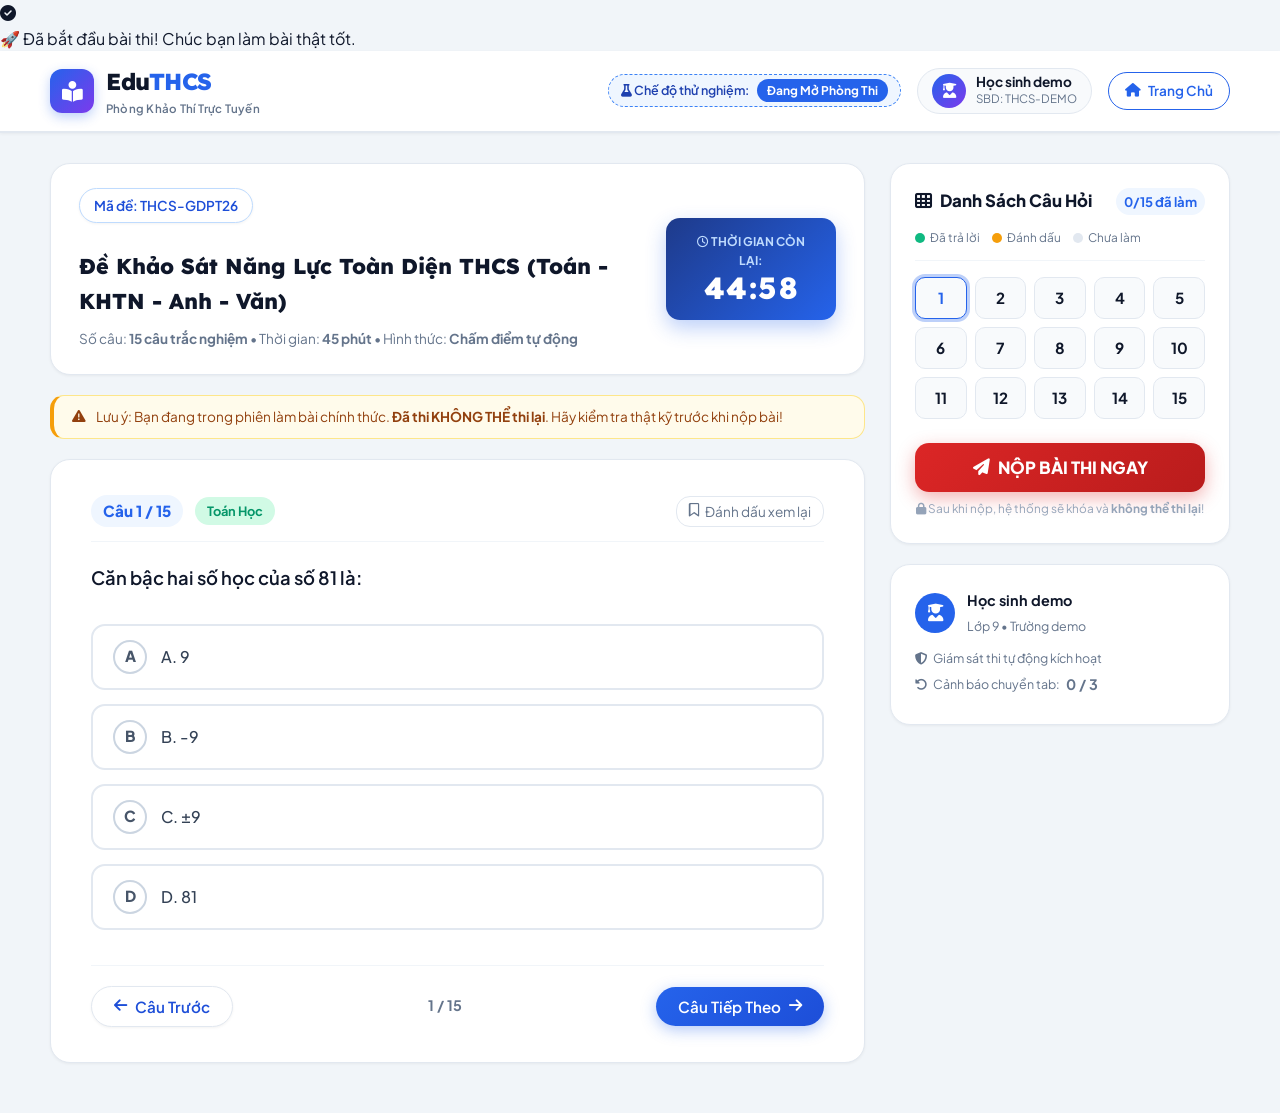
<file: exam.html>
<!DOCTYPE html>
<html lang="vi">
<head>
    <meta charset="UTF-8">
    <meta name="viewport" content="width=device-width, initial-scale=1.0">
    <title>Kỳ Thi Trực Tuyến Cấp 2 - EduTHCS</title>
    <!-- Google Fonts -->
    <link rel="preconnect" href="https://fonts.googleapis.com">
    <link rel="preconnect" href="https://fonts.gstatic.com" crossorigin>
    <link href="https://fonts.googleapis.com/css2?family=Plus+Jakarta+Sans:ital,wght@0,400;0,500;0,600;0,700;0,800;1,400&family=Lexend:wght@400;500;600;700;800&display=swap" rel="stylesheet">
    <!-- Font Awesome Icons -->
    <link rel="stylesheet" href="https://cdnjs.cloudflare.com/ajax/libs/font-awesome/6.5.1/css/all.min.css">
    <!-- Stylesheets -->
    <link rel="stylesheet" href="style.css">
    <link rel="stylesheet" href="exam.css">
</head>
<body class="exam-body">

    <!-- Toast Notification Container -->
    <div id="toastNotification" class="toast-box"></div>

    <!-- ======================================================== -->
    <!-- THANH ĐIỀU HƯỚNG TRÊN CÙNG (TOP NAVIGATION)              -->
    <!-- ======================================================== -->
    <header class="exam-header">
        <div class="container exam-header-inner">
            <a href="index.html" class="logo">
                <div class="logo-icon">
                    <i class="fa-solid fa-book-open-reader"></i>
                </div>
                <div class="logo-text">
                    <span class="brand-name">Edu<span class="highlight">THCS</span></span>
                    <span class="brand-slogan">Phòng Khảo Thí Trực Tuyến</span>
                </div>
            </a>

            <!-- Trạng thái phòng thi & Thí sinh -->
            <div class="exam-header-right">
                <div class="test-mode-toggle" title="Chuyển đổi chế độ kiểm tra">
                    <span class="mode-label"><i class="fa-solid fa-flask"></i> Chế độ thử nghiệm:</span>
                    <button type="button" class="btn-toggle-mode active" id="btnToggleSimulateTime" onclick="toggleSimulateOpen()">
                        <span id="simulateStatusText">Đang Mở Phòng Thi</span>
                    </button>
                </div>

                <div class="student-exam-pill" id="candidateProfilePill">
                    <div class="candidate-avatar">
                        <i class="fa-solid fa-user-graduate"></i>
                    </div>
                    <div class="candidate-info">
                        <strong id="candidateName">Học sinh demo</strong>
                        <span id="candidateSBD">SBD: THCS-DEMO</span>
                    </div>
                </div>

                <a href="index.html" class="btn btn-sm btn-outline back-home-btn" id="btnBackHome">
                    <i class="fa-solid fa-house"></i> Trang Chủ
                </a>
            </div>
        </div>
    </header>

    <!-- ======================================================== -->
    <!-- NỘI DUNG CHÍNH (MAIN WRAPPER VỚI 3 TRẠNG THÁI)           -->
    <!-- ======================================================== -->
    <main class="exam-main-container">
        
        <!-- ==================================================== -->
        <!-- MÀN HÌNH 1: PHÒNG THI CHƯA MỞ (TRƯỚC 00:00 THỨ 2)   -->
        <!-- ==================================================== -->
        <section class="exam-state-screen" id="screenWaiting">
            <div class="container">
                <div class="waiting-card">
                    <div class="waiting-badge">
                        <i class="fa-regular fa-clock"></i> PHÒNG THI ĐANG ĐÓNG
                    </div>
                    
                    <h1 class="waiting-title">
                        Kỳ Thi Khảo Sát Năng Lực Cấp 2 Hàng Tuần <br>
                        <span class="text-gradient">Bắt Đầu Từ 00:00 AM Thứ 2</span>
                    </h1>
                    
                    <p class="waiting-desc">
                        Hệ thống sẽ tự động mở đề thi khảo sát trực tuyến vào đúng <strong>00:00 sáng Thứ Hai hàng tuần</strong>. 
                        Vui lòng chuẩn bị thiết bị ổn định, không gian yên tĩnh và ôn luyện kỹ kiến thức trước giờ thi.
                    </p>

                    <!-- Đồng hồ đếm ngược trực tiếp đến 00:00 AM Thứ 2 -->
                    <div class="countdown-clock-wrapper">
                        <div class="countdown-box">
                            <span class="count-value" id="countDays">00</span>
                            <span class="count-label">Ngày</span>
                        </div>
                        <span class="count-colon">:</span>
                        <div class="countdown-box">
                            <span class="count-value" id="countHours">00</span>
                            <span class="count-label">Giờ</span>
                        </div>
                        <span class="count-colon">:</span>
                        <div class="countdown-box">
                            <span class="count-value" id="countMinutes">00</span>
                            <span class="count-label">Phút</span>
                        </div>
                        <span class="count-colon">:</span>
                        <div class="countdown-box">
                            <span class="count-value" id="countSeconds">00</span>
                            <span class="count-label">Giây</span>
                        </div>
                    </div>

                    <div class="target-time-notice">
                        <i class="fa-regular fa-calendar-check"></i>
                        <span>Thời điểm mở đề tiếp theo: <strong id="nextMondayDisplay">00:00 AM Thứ Hai, 19/10/2026</strong></span>
                    </div>

                    <!-- Bảng Quy Chế Thi Nghiêm Ngặt -->
                    <div class="exam-rules-box">
                        <h3 class="rules-heading">
                            <i class="fa-solid fa-triangle-exclamation text-warning"></i> 
                            QUY CHẾ PHÒNG THI BẮT BUỘC DÀNH CHO HỌC SINH
                        </h3>
                        <ul class="rules-list">
                            <li class="rule-strict">
                                <i class="fa-solid fa-circle-exclamation text-danger"></i>
                                <strong>LƯU Ý ĐẶC BIỆT - ĐÃ THI KHÔNG THỂ THI LẠI:</strong> Mỗi học sinh chỉ được quyền tham gia làm bài <u>DUY NHẤT 01 LẦN</u>. Sau khi nộp bài hoặc khi hết giờ, hệ thống sẽ tự động khóa tài khoản thi của bạn đối với kỳ thi này!
                            </li>
                            <li>
                                <i class="fa-solid fa-hourglass-half text-primary"></i>
                                <strong>Thời gian làm bài:</strong> 45 phút không nghỉ giữa giờ. Đồng hồ đếm ngược sẽ bắt đầu chạy ngay khi bạn bấm nút "Bắt đầu làm bài".
                            </li>
                            <li>
                                <i class="fa-solid fa-shield-halved text-success"></i>
                                <strong>Chống gian lận:</strong> Không chuyển tab trình duyệt quá 3 lần. Hệ thống tự động ghi lại lịch sử thao tác để xét giải thưởng thi đua học sinh giỏi.
                            </li>
                            <li>
                                <i class="fa-solid fa-cloud-arrow-up text-primary"></i>
                                <strong>Tự động lưu bài:</strong> Mọi câu trả lời của bạn được lưu tức thời trên máy chủ. Nếu vô tình mất mạng hoặc tải lại trang, bài làm vẫn được bảo lưu trọn vẹn trong thời gian thi.
                            </li>
                        </ul>
                    </div>

                    <!-- Nút trạng thái -->
                    <div class="waiting-actions">
                        <button type="button" class="btn btn-lg btn-disabled" id="btnDisabledStart" disabled>
                            <i class="fa-solid fa-lock"></i> Chưa Đến Giờ Thi (Mở lúc 00:00 Thứ 2)
                        </button>
                        <button type="button" class="btn btn-lg btn-primary shadow-pulse" id="btnForceOpen" onclick="forceOpenExamForTesting()">
                            <i class="fa-solid fa-bolt"></i> Vào Thi Thử Nghiệm Ngay (Test Mode)
                        </button>
                        <button type="button" class="btn btn-lg btn-warning" onclick="openWaitingLeaderboardModal()">
                            <i class="fa-solid fa-crown"></i> Xem Bảng Vàng Tuần Này
                        </button>
                    </div>
                </div>
            </div>
        </section>

        <!-- ==================================================== -->
        <!-- MÀN HÌNH 2: GIAO DIỆN LÀM BÀI THI (EXAM ROOM)         -->
        <!-- ==================================================== -->
        <section class="exam-state-screen d-none" id="screenExam">
            <div class="container exam-room-layout">
                
                <!-- Cột trái: Nội dung câu hỏi trắc nghiệm -->
                <div class="exam-content-area">
                    
                    <!-- Thanh tiêu đề bài thi trong phòng thi -->
                    <div class="exam-room-header">
                        <div>
                            <span class="badge-tag bg-blue-tag">Mã đề: THCS-GDPT26</span>
                            <h2 class="exam-paper-title">Đề Khảo Sát Năng Lực Toàn Diện THCS (Toán - KHTN - Anh - Văn)</h2>
                            <span class="exam-paper-info">Số câu: <strong>15 câu trắc nghiệm</strong> • Thời gian: <strong>45 phút</strong> • Hình thức: <strong>Chấm điểm tự động</strong></span>
                        </div>
                        <div class="timer-display-card" id="timerCard">
                            <span class="timer-label"><i class="fa-regular fa-clock"></i> Thời gian còn lại:</span>
                            <span class="timer-countdown" id="examCountdown">45:00</span>
                        </div>
                    </div>

                    <!-- Cảnh báo quy chế 1 lần thi -->
                    <div class="warning-banner-bar">
                        <i class="fa-solid fa-triangle-exclamation"></i>
                        <span>Lưu ý: Bạn đang trong phiên làm bài chính thức. <strong>Đã thi KHÔNG THỂ thi lại</strong>. Hãy kiểm tra thật kỹ trước khi nộp bài!</span>
                    </div>

                    <!-- Khung câu hỏi đơn hiển thị trực quan -->
                    <div class="question-paper-card" id="questionPaper">
                        <div class="question-meta-bar">
                            <span class="question-number-badge" id="currentQuestionNum">Câu 1 / 15</span>
                            <span class="question-subject-badge" id="currentSubjectTag">Toán Học</span>
                            <button type="button" class="btn-flag-question" id="btnFlagQuestion" onclick="toggleFlagQuestion()" title="Đánh dấu xem lại sau">
                                <i class="fa-regular fa-bookmark"></i> Đánh dấu xem lại
                            </button>
                        </div>

                        <!-- Đề bài câu hỏi -->
                        <div class="question-text" id="questionContent">
                            Đang tải nội dung câu hỏi...
                        </div>

                        <!-- 4 Đáp án A, B, C, D -->
                        <div class="answers-grid" id="answersOptionsWrapper">
                            <!-- Được render qua JavaScript -->
                        </div>

                        <!-- Nút điều hướng trước / sau -->
                        <div class="question-nav-buttons">
                            <button type="button" class="btn btn-secondary" id="btnPrevQuestion" onclick="navigateQuestion(-1)">
                                <i class="fa-solid fa-arrow-left"></i> Câu Trước
                            </button>
                            <span class="nav-question-indicator" id="navQuestionIndicator">1 / 15</span>
                            <button type="button" class="btn btn-primary" id="btnNextQuestion" onclick="navigateQuestion(1)">
                                Câu Tiếp Theo <i class="fa-solid fa-arrow-right"></i>
                            </button>
                        </div>
                    </div>

                </div>

                <!-- Cột phải: Bảng điều hướng câu hỏi (Question Matrix Palette) -->
                <aside class="exam-sidebar-palette">
                    
                    <div class="palette-card">
                        <div class="palette-header">
                            <h3><i class="fa-solid fa-table-cells"></i> Danh Sách Câu Hỏi</h3>
                            <span class="answered-ratio" id="answeredRatio">0/15 đã làm</span>
                        </div>

                        <!-- Chú thích trạng thái -->
                        <div class="palette-legend">
                            <span class="legend-item"><span class="legend-dot dot-answered"></span> Đã trả lời</span>
                            <span class="legend-item"><span class="legend-dot dot-flagged"></span> Đánh dấu</span>
                            <span class="legend-item"><span class="legend-dot dot-empty"></span> Chưa làm</span>
                        </div>

                        <!-- Lưới nút câu hỏi 1 -> 15 -->
                        <div class="question-palette-grid" id="questionPaletteGrid">
                            <!-- Render bằng JS -->
                        </div>

                        <!-- Nút Nộp Bài Thi -->
                        <div class="submit-action-box">
                            <button type="button" class="btn btn-lg btn-danger btn-submit-exam shadow-pulse" onclick="confirmSubmitExam()">
                                <i class="fa-solid fa-paper-plane"></i> NỘP BÀI THI NGAY
                            </button>
                            <span class="submit-hint-text">
                                <i class="fa-solid fa-lock"></i> Sau khi nộp, hệ thống sẽ khóa và <strong>không thể thi lại</strong>!
                            </span>
                        </div>
                    </div>

                    <!-- Thẻ Thông Tin Thí Sinh -->
                    <div class="palette-card candidate-card-sidebar">
                        <div class="candidate-row">
                            <div class="c-avatar"><i class="fa-solid fa-user-graduate"></i></div>
                            <div>
                                <strong id="sidebarCandidateName">Học sinh demo</strong>
                                <span>Lớp 9 • Trường demo</span>
                            </div>
                        </div>
                        <div class="exam-rules-mini">
                            <p><i class="fa-solid fa-shield-halved"></i> Giám sát thi tự động kích hoạt</p>
                            <p><i class="fa-solid fa-rotate-left"></i> Cảnh báo chuyển tab: <strong id="tabSwitchCount">0 / 3</strong></p>
                        </div>
                    </div>

                </aside>

            </div>
        </section>

        <!-- ==================================================== -->
        <!-- MÀN HÌNH 3: ĐÃ THI XONG - KHÓA BÀI THI (KHÔNG THỂ THI LẠI) -->
        <!-- ==================================================== -->
        <section class="exam-state-screen d-none" id="screenLocked">
            <div class="container">
                <div class="locked-card">
                    
                    <div class="locked-icon-badge">
                        <i class="fa-solid fa-circle-check"></i>
                    </div>

                    <div class="locked-status-pill">
                        <i class="fa-solid fa-lock"></i> BẠN ĐÃ HOÀN THÀNH BÀI THI NÀY
                    </div>

                    <h1 class="locked-title">Kết Quả Khảo Sát Năng Lực Trực Tuyến</h1>
                    
                    <!-- Thông báo quy chế không thể thi lại -->
                    <div class="strict-lock-notice">
                        <i class="fa-solid fa-ban text-danger"></i>
                        <div>
                            <strong>LƯU Ý: BẠN KHÔNG THỂ THI LẠI!</strong>
                            <p>Theo quy định kỳ thi khảo sát mở lúc 00:00 Thứ 2, mỗi thí sinh chỉ được nộp bài duy nhất 01 lần. Kết quả của bạn đã được ghi nhận vào bảng vàng học tập EduTHCS.</p>
                        </div>
                    </div>

                    <!-- Thẻ Điểm Số & Đánh Giá -->
                    <div class="result-summary-grid">
                        <div class="result-box box-score">
                            <span class="res-label">Điểm Số Của Bạn</span>
                            <span class="res-val" id="finalScoreDisplay">9.0</span>
                            <span class="res-sub">Thang điểm 10</span>
                        </div>

                        <div class="result-box box-correct">
                            <span class="res-label">Số Câu Trả Lời Đúng</span>
                            <span class="res-val text-green" id="finalCorrectDisplay">14 / 15</span>
                            <span class="res-sub" id="finalPercentage">Đạt 93.3%</span>
                        </div>

                        <div class="result-box box-time">
                            <span class="res-label">Thời Gian Làm Bài</span>
                            <span class="res-val text-primary" id="finalDurationDisplay">28 phút 15 giây</span>
                            <span class="res-sub">Thời gian tối đa: 45 phút</span>
                        </div>

                        <div class="result-box box-rank">
                            <span class="res-label">Xếp Loại</span>
                            <span class="res-val text-gold" id="finalRankDisplay">Xuất Sắc</span>
                            <span class="res-sub">Top 5% toàn hệ thống</span>
                        </div>
                    </div>

                    <!-- Thông tin chi tiết lần nộp bài -->
                    <div class="submission-details-table">
                        <div class="s-detail-row">
                            <span><i class="fa-regular fa-user"></i> Thí sinh dự thi:</span>
                            <strong id="lockCandidateName">Học sinh demo (SBD: THCS-DEMO)</strong>
                        </div>
                        <div class="s-detail-row">
                            <span><i class="fa-regular fa-clock"></i> Thời điểm nộp bài:</span>
                            <strong id="lockSubmissionTime">12:35 PM - 14/10/2026</strong>
                        </div>
                        <div class="s-detail-row">
                            <span><i class="fa-solid fa-fingerprint"></i> Mã xác thực kết quả:</span>
                            <code id="lockExamHash">EDUTEST-2026-9A1-94821</code>
                        </div>
                        <div class="s-detail-row">
                            <span><i class="fa-solid fa-circle-exclamation"></i> Trạng thái khóa:</span>
                            <span class="tag-locked"><i class="fa-solid fa-lock"></i> Đã Khóa Quyền Thi Lại</span>
                        </div>
                    </div>

                    <!-- Nút xem đáp án chi tiết, Bảng xếp hạng & Các hành động -->
                    <div class="locked-actions-row">
                        <button type="button" class="btn btn-lg btn-warning shadow-pulse" onclick="scrollToLeaderboard()">
                            <i class="fa-solid fa-trophy"></i> Bảng Xếp Hạng Thi Đua
                        </button>
                        <button type="button" class="btn btn-lg btn-primary" onclick="toggleReviewAnswers()">
                            <i class="fa-solid fa-list-check"></i> <span id="btnReviewText">Xem Lại Bài Làm & Lời Giải Chi Tiết</span>
                        </button>
                        <a href="index.html" class="btn btn-lg btn-secondary">
                            <i class="fa-solid fa-house"></i> Về Trang Chủ
                        </a>
                        <a href="user-dashboard.html" class="btn btn-lg btn-outline">
                            <i class="fa-solid fa-chart-line"></i> Vào Góc Học Tập Cá Nhân
                        </a>
                    </div>

                    <!-- ==================================================== -->
                    <!-- KHU VỰC BẢNG XẾP HẠNG THI ĐUA (LEADERBOARD SAU KHI THI) -->
                    <!-- ==================================================== -->
                    <div class="exam-leaderboard-section" id="examLeaderboardSection">
                        
                        <!-- Header Bảng Xếp Hạng -->
                        <div class="leaderboard-header-banner">
                            <div class="lb-header-text">
                                <span class="lb-top-tag"><i class="fa-solid fa-crown"></i> BẢNG VÀNG VINH DANH HỌC SINH GIỎI</span>
                                <h2 class="lb-title">Bảng Xếp Hạng Kỳ Thi Khảo Sát Tuần Này</h2>
                                <p class="lb-subtitle">Cập nhật tự động từ 00:00 Thứ 2 • Ưu tiên <strong>Điểm số cao nhất</strong> và <strong>Thời gian hoàn thành sớm nhất</strong></p>
                            </div>
                            <div class="lb-header-buttons">
                                <button type="button" class="btn-share-rank" onclick="openShareResultModal()">
                                    <i class="fa-solid fa-share-nodes"></i> Khoe Thành Tích
                                </button>
                                <button type="button" class="btn-refresh-rank" onclick="reloadLeaderboardView()" title="Làm mới bảng xếp hạng">
                                    <i class="fa-solid fa-rotate"></i>
                                </button>
                            </div>
                        </div>

                        <!-- Card Vị Trí Của Thí Sinh Hiện Tại (Highlight) -->
                        <div class="my-rank-card" id="myRankCard">
                            <div class="my-rank-left">
                                <div class="my-rank-avatar" id="myRankAvatar">
                                    <i class="fa-solid fa-user-graduate"></i>
                                </div>
                                <div class="my-rank-meta">
                                    <span class="my-rank-badge"><i class="fa-solid fa-circle-check"></i> Bài làm của bạn đã được ghi nhận</span>
                                    <h3 class="my-rank-name" id="myRankCandidateName">Học sinh demo (SBD: THCS-DEMO)</h3>
                                    <div class="my-rank-stats">
                                        <span><i class="fa-solid fa-star text-gold"></i> Điểm: <strong id="myRankScore">9.3</strong> / 10</span>
                                        <span><i class="fa-solid fa-check-double text-green"></i> Đúng: <strong id="myRankCorrect">14 / 15</strong> câu</span>
                                        <span><i class="fa-regular fa-clock text-primary"></i> Thời gian: <strong id="myRankDuration">24 phút 15 giây</strong></span>
                                    </div>
                                </div>
                            </div>
                            <div class="my-rank-right">
                                <span class="rank-pos-label">THỨ HẠNG CỦA BẠN</span>
                                <span class="rank-pos-number" id="myRankNumber">#4</span>
                                <span class="rank-pos-tier" id="myRankTier"><i class="fa-solid fa-medal"></i> Top 5% Toàn Quốc</span>
                            </div>
                        </div>

                        <!-- Bục Vinh Quang Top 3 (Podium 2nd - 1st - 3rd) -->
                        <div class="podium-section">
                            <h3 class="podium-title"><i class="fa-solid fa-award text-gold"></i> TOP 3 THỦ KHOA XUẤT SẮC NHẤT KỲ THI</h3>
                            <div class="podium-grid" id="podiumGrid">
                                <!-- Render bằng JS -->
                            </div>
                        </div>

                        <!-- Bộ Lọc & Tìm Kiếm -->
                        <div class="lb-filter-panel">
                            <div class="lb-search-input-wrap">
                                <i class="fa-solid fa-magnifying-glass"></i>
                                <input type="text" id="lbSearchKeyword" placeholder="Tìm kiếm theo Tên học sinh, SBD hoặc Trường..." oninput="handleLeaderboardSearch()">
                            </div>
                            <div class="lb-grade-tabs" id="lbGradeTabs">
                                <button type="button" class="btn-grade-tab active" data-grade="all" onclick="filterLeaderboardByGrade('all', this)">Tất Cả Khối</button>
                                <button type="button" class="btn-grade-tab" data-grade="9" onclick="filterLeaderboardByGrade('9', this)">Khối 9</button>
                                <button type="button" class="btn-grade-tab" data-grade="8" onclick="filterLeaderboardByGrade('8', this)">Khối 8</button>
                                <button type="button" class="btn-grade-tab" data-grade="7" onclick="filterLeaderboardByGrade('7', this)">Khối 7</button>
                                <button type="button" class="btn-grade-tab" data-grade="6" onclick="filterLeaderboardByGrade('6', this)">Khối 6</button>
                            </div>
                        </div>

                        <!-- Bảng Chi Tiết Toàn Bộ Thí Sinh -->
                        <div class="leaderboard-table-card">
                            <div class="table-responsive">
                                <table class="lb-table">
                                    <thead>
                                        <tr>
                                            <th class="col-rank text-center" style="width: 75px;">Hạng</th>
                                            <th class="col-student">Học Sinh Dự Thi</th>
                                            <th class="col-school">Lớp & Trường</th>
                                            <th class="col-correct text-center" style="width: 100px;">Số Câu Đúng</th>
                                            <th class="col-score text-center" style="width: 95px;">Điểm Số</th>
                                            <th class="col-time text-center" style="width: 135px;">Thời Gian Làm</th>
                                            <th class="col-submitted text-center" style="width: 135px;">Thời Điểm Nộp</th>
                                            <th class="col-badge text-center" style="width: 130px;">Danh Hiệu</th>
                                        </tr>
                                    </thead>
                                    <tbody id="leaderboardTbody">
                                        <!-- Render bằng JavaScript -->
                                    </tbody>
                                </table>
                            </div>
                            <div class="lb-table-footer">
                                <span class="lb-count-text" id="lbCountText">Đang hiển thị 10 thí sinh</span>
                                <button type="button" class="btn-toggle-all-lb" id="btnToggleAllLb" onclick="toggleExpandLeaderboard()">
                                    <span id="expandLbText">Xem Toàn Bộ Danh Sách Thí Sinh</span> <i class="fa-solid fa-chevron-down" id="expandLbIcon"></i>
                                </button>
                            </div>
                        </div>

                    </div>

                    <!-- Khu vực xem lại đáp án chi tiết (ẩn/hiện) -->
                    <div class="review-answers-section d-none" id="reviewAnswersSection">
                        <h3 class="review-section-title"><i class="fa-solid fa-book-open"></i> Chi Tiết 15 Câu Hỏi & Lời Giải Chuẩn</h3>
                        <div class="review-list" id="reviewListWrapper">
                            <!-- Render bằng JS -->
                        </div>
                    </div>

                    <!-- Công cụ Quản trị viên / Giám thị Mở lại bài thi (dành cho kiểm thử) -->
                    <div class="admin-reset-helper">
                        <span class="admin-hint-text"><i class="fa-solid fa-user-shield"></i> Dành cho Quản trị viên / Thầy cô giám thị kiểm tra hệ thống:</span>
                        <button type="button" class="btn-admin-reset" onclick="adminResetExamAttempt()">
                            <i class="fa-solid fa-rotate-left"></i> [Reset Test] Mở lại quyền thi thử nghiệm
                        </button>
                    </div>

                </div>
            </div>
        </section>

    </main>

    <!-- ======================================================== -->
    <!-- MODAL XÁC NHẬN NỘP BÀI THI                               -->
    <!-- ======================================================== -->
    <div class="modal-overlay" id="confirmSubmitModal">
        <div class="modal-content modal-confirm-box">
            <div class="modal-confirm-icon">
                <i class="fa-solid fa-triangle-exclamation"></i>
            </div>
            <h2>Xác Nhận Nộp Bài Thi?</h2>
            <div class="confirm-stat-pill">
                Bạn đã làm được: <strong id="modalAnsweredCount">12 / 15</strong> câu hỏi
            </div>
            <p class="confirm-warning-text">
                ⚠️ <strong>CẢNH BÁO QUY CHẾ:</strong> Bài thi chỉ được làm <strong>01 LẦN DUY NHẤT</strong>. 
                Sau khi nộp bài, bạn <strong>KHÔNG THỂ THI LẠI</strong> với bất kỳ lý do nào.
            </p>
            <div class="modal-confirm-actions">
                <button type="button" class="btn btn-secondary" onclick="closeSubmitModal()">
                    <i class="fa-solid fa-arrow-left"></i> Tiếp Tục Làm Bài
                </button>
                <button type="button" class="btn btn-danger" onclick="executeSubmitExam()">
                    <i class="fa-solid fa-check"></i> Tôi Chắc Chắn, Nộp Bài!
                </button>
            </div>
        </div>
    </div>

    <!-- ======================================================== -->
    <!-- MODAL KHOE THÀNH TÍCH (SHARE CERTIFICATE)                -->
    <!-- ======================================================== -->
    <div class="modal-overlay" id="shareResultModal">
        <div class="modal-content modal-share-box">
            <button type="button" class="btn-close-modal" onclick="closeShareResultModal()" title="Đóng">
                <i class="fa-solid fa-xmark"></i>
            </button>
            <div class="cert-card-preview" id="certCardPreview">
                <i class="fa-solid fa-award cert-crown"></i>
                <span class="cert-sub">CHỨNG NHẬN KHẢO THÍ TRỰC TUYẾN EDUTHCS</span>
                <h3 class="cert-title">VINH DANH HỌC SINH GIỎI TUẦN</h3>
                <p class="cert-for">Trao tặng cho thí sinh:</p>
                <h2 class="cert-name" id="certName">Học sinh demo</h2>
                <p class="cert-school" id="certSchool">Lớp 9 • SBD: THCS-DEMO</p>
                <div class="cert-score-row">
                    <div class="cert-stat">
                        <span>Điểm Số</span>
                        <strong id="certScore">9.3</strong>
                    </div>
                    <div class="cert-stat">
                        <span>Thứ Hạng</span>
                        <strong id="certRank" class="text-gold">#4</strong>
                    </div>
                    <div class="cert-stat">
                        <span>Thời Gian</span>
                        <strong id="certDuration">24p 15s</strong>
                    </div>
                </div>
                <div class="cert-footer">
                    <span>Mã tra cứu: <code id="certCode">EDUTEST-2026-9A1</code></span>
                    <span>Kỳ thi 00:00 Thứ 2</span>
                </div>
            </div>
            <div class="share-actions">
                <button type="button" class="btn btn-primary" onclick="copyShareCertificateText()">
                    <i class="fa-solid fa-copy"></i> Sao Chép Thành Tích Để Khoe
                </button>
                <button type="button" class="btn btn-secondary" onclick="closeShareResultModal()">
                    Đóng
                </button>
            </div>
        </div>
    </div>

    <!-- ======================================================== -->
    <!-- MODAL XEM BẢNG VÀNG TỪ MÀN HÌNH CHỜ                     -->
    <!-- ======================================================== -->
    <div class="modal-overlay" id="waitingLeaderboardModal">
        <div class="modal-content" style="max-width: 860px; text-align: left; max-height: 90vh; overflow-y: auto; padding: 30px;">
            <div style="display: flex; justify-content: space-between; align-items: center; margin-bottom: 20px; border-bottom: 1px solid var(--border-color); padding-bottom: 14px;">
                <h2 style="font-size: 1.35rem; color: #1e3a8a; margin: 0; display: flex; align-items: center; gap: 8px;">
                    <i class="fa-solid fa-crown text-gold"></i> Bảng Vàng Vinh Danh Thí Sinh Tuần Này
                </h2>
                <button type="button" class="btn-close-modal" onclick="closeWaitingLeaderboardModal()" style="position: static;">
                    <i class="fa-solid fa-xmark"></i>
                </button>
            </div>
            <div id="waitingLeaderboardModalContent">
                <!-- Render bằng JS -->
            </div>
        </div>
    </div>

    <!-- Script Files -->
    <script src="auth.js"></script>
    <script src="exam.js"></script>
</body>
</html>
</file>
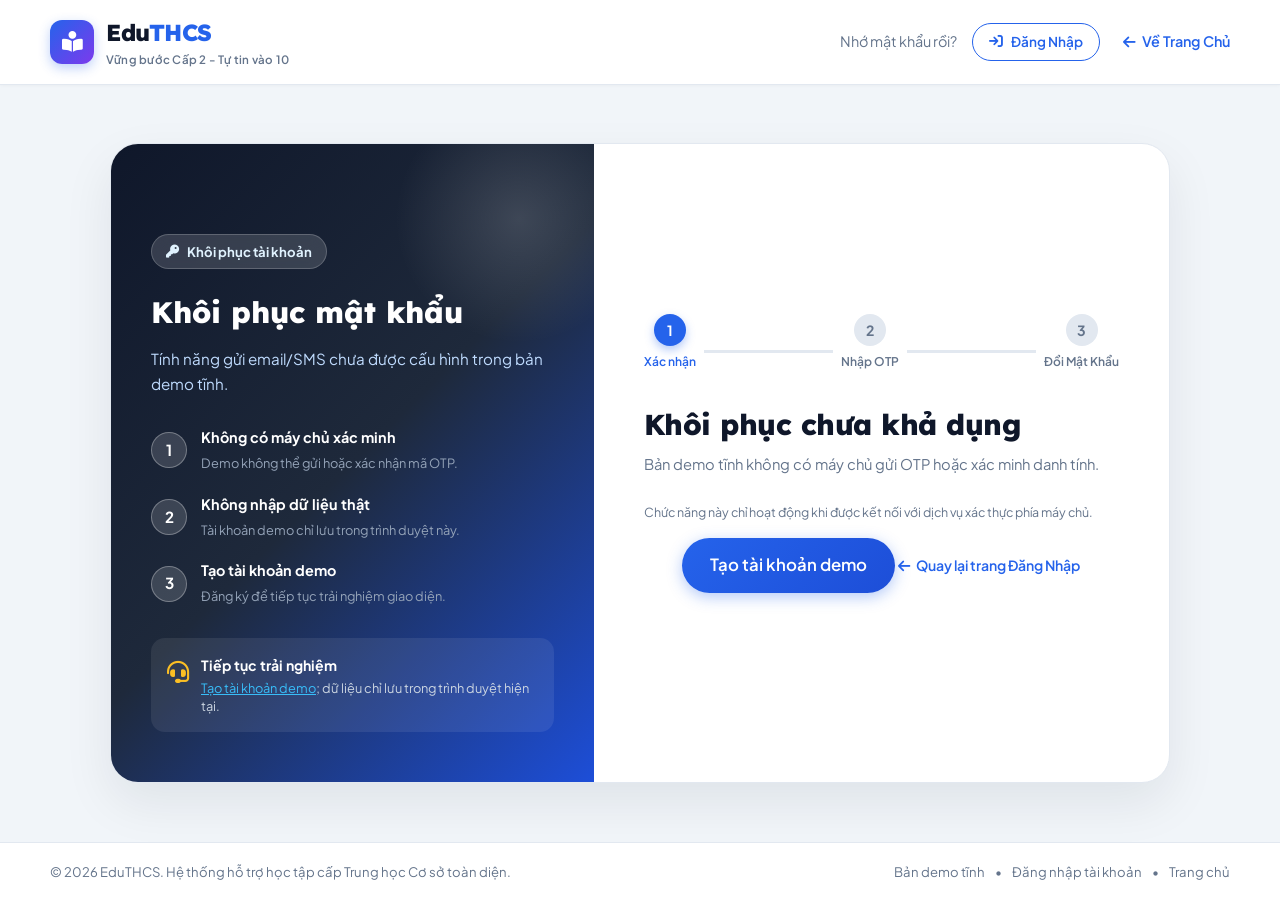
<file: forgot-password.html>
<!DOCTYPE html>
<html lang="vi">
<head>
    <meta charset="UTF-8">
    <meta name="viewport" content="width=device-width, initial-scale=1.0">
    <title>Quên Mật Khẩu - Lấy Lại Mật Khẩu EduTHCS</title>
    <!-- Google Fonts -->
    <link rel="preconnect" href="https://fonts.googleapis.com">
    <link rel="preconnect" href="https://fonts.gstatic.com" crossorigin>
    <link href="https://fonts.googleapis.com/css2?family=Plus+Jakarta+Sans:ital,wght@0,400;0,500;0,600;0,700;0,800;1,400&family=Lexend:wght@400;500;600;700&display=swap" rel="stylesheet">
    <!-- Font Awesome Icons -->
    <link rel="stylesheet" href="https://cdnjs.cloudflare.com/ajax/libs/font-awesome/6.5.1/css/all.min.css">
    <!-- CSS Styles -->
    <link rel="stylesheet" href="style.css">
    <link rel="stylesheet" href="auth.css">
</head>
<body class="auth-body">

    <!-- Toast Notification -->
    <div id="toastNotification" class="toast-box"></div>

    <!-- Đầu trang tối giản -->
    <header class="auth-header">
        <div class="container auth-header-inner">
            <a href="index.html" class="logo">
                <div class="logo-icon">
                    <i class="fa-solid fa-book-open-reader"></i>
                </div>
                <div class="logo-text">
                    <span class="brand-name">Edu<span class="highlight">THCS</span></span>
                    <span class="brand-slogan">Vững bước Cấp 2 - Tự tin vào 10</span>
                </div>
            </a>
            <div class="auth-header-links">
                <span>Nhớ mật khẩu rồi?</span>
                <a href="login.html" class="btn btn-sm btn-outline"><i class="fa-solid fa-arrow-right-to-bracket"></i> Đăng Nhập</a>
                <a href="index.html" class="back-home-link"><i class="fa-solid fa-arrow-left"></i> Về Trang Chủ</a>
            </div>
        </div>
    </header>

    <!-- Thân trang Quên Mật Khẩu -->
    <main class="auth-main">
        <div class="auth-container">
            
            <!-- Cột trái: Hướng dẫn hỗ trợ học sinh -->
            <div class="auth-banner banner-forgot">
                <div class="banner-overlay"></div>
                <div class="banner-content">
                    <div class="banner-tag">
                        <i class="fa-solid fa-key"></i> Khôi phục tài khoản
                    </div>
                    <h2>Khôi phục mật khẩu</h2>
                    <p>Tính năng gửi email/SMS chưa được cấu hình trong bản demo tĩnh.</p>
                    
                    <div class="forgot-steps-info">
                        <div class="f-step-item">
                            <div class="step-num-badge">1</div>
                            <div class="step-info-text">
                                <strong>Không có máy chủ xác minh</strong>
                                <span>Demo không thể gửi hoặc xác nhận mã OTP.</span>
                            </div>
                        </div>
                        <div class="f-step-item">
                            <div class="step-num-badge">2</div>
                            <div class="step-info-text">
                                <strong>Không nhập dữ liệu thật</strong>
                                <span>Tài khoản demo chỉ lưu trong trình duyệt này.</span>
                            </div>
                        </div>
                        <div class="f-step-item">
                            <div class="step-num-badge">3</div>
                            <div class="step-info-text">
                                <strong>Tạo tài khoản demo</strong>
                                <span>Đăng ký để tiếp tục trải nghiệm giao diện.</span>
                            </div>
                        </div>
                    </div>

                    <div class="support-hotline-box">
                        <div class="s-icon"><i class="fa-solid fa-headset"></i></div>
                        <div>
                            <strong>Tiếp tục trải nghiệm</strong>
                            <p><a href="register.html">Tạo tài khoản demo</a>; dữ liệu chỉ lưu trong trình duyệt hiện tại.</p>
                        </div>
                    </div>
                </div>
            </div>

            <!-- Cột phải: Form thực hiện 3 bước -->
            <div class="auth-card">
                
                <!-- Thanh tiến trình các bước (Wizard Progress Tracker) -->
                <div class="wizard-steps-bar">
                    <div class="wizard-step-node active" id="nodeStep1">
                        <span class="node-circle">1</span>
                        <span class="node-text">Xác nhận</span>
                    </div>
                    <div class="wizard-step-line" id="lineStep1"></div>
                    <div class="wizard-step-node" id="nodeStep2">
                        <span class="node-circle">2</span>
                        <span class="node-text">Nhập OTP</span>
                    </div>
                    <div class="wizard-step-line" id="lineStep2"></div>
                    <div class="wizard-step-node" id="nodeStep3">
                        <span class="node-circle">3</span>
                        <span class="node-text">Đổi Mật Khẩu</span>
                    </div>
                </div>

                <!-- ================= BƯỚC 1: NHẬP EMAIL / SĐT ================= -->
                <div class="wizard-step-pane active" id="paneStep1">
                    <div class="auth-card-header">
                        <h1 class="auth-title">Khôi phục chưa khả dụng</h1>
                        <p class="auth-desc">Bản demo tĩnh không có máy chủ gửi OTP hoặc xác minh danh tính.</p>
                    </div>

                    <form id="forgotStep1Form" onsubmit="handleForgotStep1(event)">
                        <div class="form-group">
                            <span class="input-hint">Chức năng này chỉ hoạt động khi được kết nối với dịch vụ xác thực phía máy chủ.</span>
                        <div class="auth-extra-links">
                            <a href="register.html" class="btn btn-lg btn-primary">Tạo tài khoản demo</a>
                            <a href="login.html" class="back-link"><i class="fa-solid fa-arrow-left"></i> Quay lại trang Đăng Nhập</a>
                        </div>
                    </form>
                </div>

                <!-- ================= BƯỚC 2: NHẬP MÃ OTP ================= -->
                <div class="wizard-step-pane" id="paneStep2">
                    <div class="auth-card-header">
                        <div class="step-icon-badge"><i class="fa-solid fa-shield-cat"></i></div>
                        <h1 class="auth-title">Nhập Mã Xác Thực OTP</h1>
                        <p class="auth-desc">Chức năng OTP không khả dụng khi chưa có dịch vụ xác minh phía máy chủ.</p>
                    </div>

                    <form id="forgotStep2Form" onsubmit="handleForgotStep2(event)">
                        <div class="form-group">
                            <label class="form-label text-center d-block">Nhập mã OTP 6 số <span class="required">*</span></label>
                            
                            <!-- 6 ô nhập số OTP -->
                            <div class="otp-inputs-wrapper" id="otpInputsWrapper">
                                <input type="text" maxlength="1" class="otp-digit" pattern="[0-9]" inputmode="numeric" autofocus>
                                <input type="text" maxlength="1" class="otp-digit" pattern="[0-9]" inputmode="numeric">
                                <input type="text" maxlength="1" class="otp-digit" pattern="[0-9]" inputmode="numeric">
                                <input type="text" maxlength="1" class="otp-digit" pattern="[0-9]" inputmode="numeric">
                                <input type="text" maxlength="1" class="otp-digit" pattern="[0-9]" inputmode="numeric">
                                <input type="text" maxlength="1" class="otp-digit" pattern="[0-9]" inputmode="numeric">
                            </div>
                            <span class="error-msg text-center" id="step2Error"></span>
                        </div>

                        <div class="otp-resend-row">
                            <span id="countdownText">Gửi lại mã sau <strong id="timerCountdown">60s</strong></span>
                            <button type="button" id="btnResendOtp" class="btn-resend d-none" onclick="resendOtpCode()">
                                <i class="fa-solid fa-rotate-right"></i> Gửi lại mã ngay
                            </button>
                        </div>

                        <button type="submit" class="btn btn-lg btn-primary btn-auth-submit" id="btnVerifyOtp">
                            <span class="btn-text"><i class="fa-solid fa-circle-check"></i> Xác Nhận Mã OTP</span>
                            <span class="btn-loading d-none"><i class="fa-solid fa-spinner fa-spin"></i> Đang xác minh...</span>
                        </button>

                        <div class="auth-extra-links">
                            <button type="button" class="back-link btn-plain" onclick="goToStep(1)">
                                <i class="fa-solid fa-arrow-left"></i> Đổi số điện thoại/email khác
                            </button>
                        </div>
                    </form>
                </div>

                <!-- ================= BƯỚC 3: ĐẶT MẬT KHẨU MỚI ================= -->
                <div class="wizard-step-pane" id="paneStep3">
                    <div class="auth-card-header">
                        <div class="step-icon-badge icon-green"><i class="fa-solid fa-lock-open"></i></div>
                        <h1 class="auth-title">Thiết Lập Mật Khẩu Mới</h1>
                        <p class="auth-desc">Mật khẩu mới phải có tối thiểu 6 ký tự để bảo đảm an toàn</p>
                    </div>

                    <form id="forgotStep3Form" onsubmit="handleForgotStep3(event)">
                        
                        <!-- Mật khẩu mới -->
                        <div class="form-group">
                            <label for="newPasswordInput" class="form-label">Mật khẩu mới <span class="required">*</span></label>
                            <div class="input-wrapper">
                                <i class="fa-solid fa-lock input-icon"></i>
                                <input 
                                    type="password" 
                                    id="newPasswordInput" 
                                    class="form-input" 
                                    placeholder="Nhập ít nhất 6 ký tự..." 
                                    required
                                    onkeyup="checkPasswordStrength(this.value)"
                                >
                                <button type="button" class="btn-toggle-pwd" onclick="togglePasswordVisibility('newPasswordInput', this)" title="Ẩn/Hiện">
                                    <i class="fa-regular fa-eye"></i>
                                </button>
                            </div>

                            <!-- Thang đo độ mạnh mật khẩu -->
                            <div class="strength-meter-box">
                                <div class="strength-meter-bar">
                                    <div class="strength-fill" id="strengthFill"></div>
                                </div>
                                <span class="strength-text" id="strengthText">Độ bảo mật: Chưa nhập</span>
                            </div>
                        </div>

                        <!-- Nhập lại mật khẩu mới -->
                        <div class="form-group">
                            <label for="confirmPasswordInput" class="form-label">Xác nhận lại mật khẩu mới <span class="required">*</span></label>
                            <div class="input-wrapper">
                                <i class="fa-solid fa-shield-check input-icon"></i>
                                <input 
                                    type="password" 
                                    id="confirmPasswordInput" 
                                    class="form-input" 
                                    placeholder="Nhập lại mật khẩu vừa gõ..." 
                                    required
                                >
                                <button type="button" class="btn-toggle-pwd" onclick="togglePasswordVisibility('confirmPasswordInput', this)" title="Ẩn/Hiện">
                                    <i class="fa-regular fa-eye"></i>
                                </button>
                            </div>
                            <span class="error-msg" id="step3Error"></span>
                        </div>

                        <button type="submit" class="btn btn-lg btn-primary btn-auth-submit" id="btnUpdatePassword">
                            <span class="btn-text"><i class="fa-solid fa-check-double"></i> Lưu Mật Khẩu Mới</span>
                            <span class="btn-loading d-none"><i class="fa-solid fa-spinner fa-spin"></i> Đang lưu...</span>
                        </button>
                    </form>
                </div>

                <!-- ================= BƯỚC 4: THÀNH CÔNG ================= -->
                <div class="wizard-step-pane" id="paneSuccess">
                    <div class="success-screen text-center">
                        <div class="success-animated-icon">
                            <i class="fa-solid fa-circle-check"></i>
                        </div>
                        <h2 class="auth-title">Đổi Mật Khẩu Thành Công! 🎉</h2>
                        <p class="auth-desc">
                            Mật khẩu tài khoản của bạn đã được cập nhật an toàn. Bây giờ bạn có thể đăng nhập để tiếp tục hành trình học tập.
                        </p>
                        
                        <div class="success-actions">
                            <a href="login.html" class="btn btn-lg btn-primary btn-block">
                                <i class="fa-solid fa-right-to-bracket"></i> Đăng Nhập Ngay
                            </a>
                            <a href="index.html" class="btn btn-secondary btn-block">
                                <i class="fa-solid fa-house"></i> Quay Về Trang Chủ
                            </a>
                        </div>
                    </div>
                </div>

            </div>

        </div>
    </main>

    <!-- Chân trang tối giản -->
    <footer class="auth-footer">
        <div class="container auth-footer-inner">
            <p>&copy; 2026 EduTHCS. Hệ thống hỗ trợ học tập cấp Trung học Cơ sở toàn diện.</p>
            <div class="footer-help-links">
                <span>Bản demo tĩnh</span>
                <span class="dot">•</span>
                <a href="login.html">Đăng nhập tài khoản</a>
                <span class="dot">•</span>
                <a href="index.html">Trang chủ</a>
            </div>
        </div>
    </footer>

    <!-- Script File -->
    <script src="auth.js"></script>
</body>
</html>
</file>
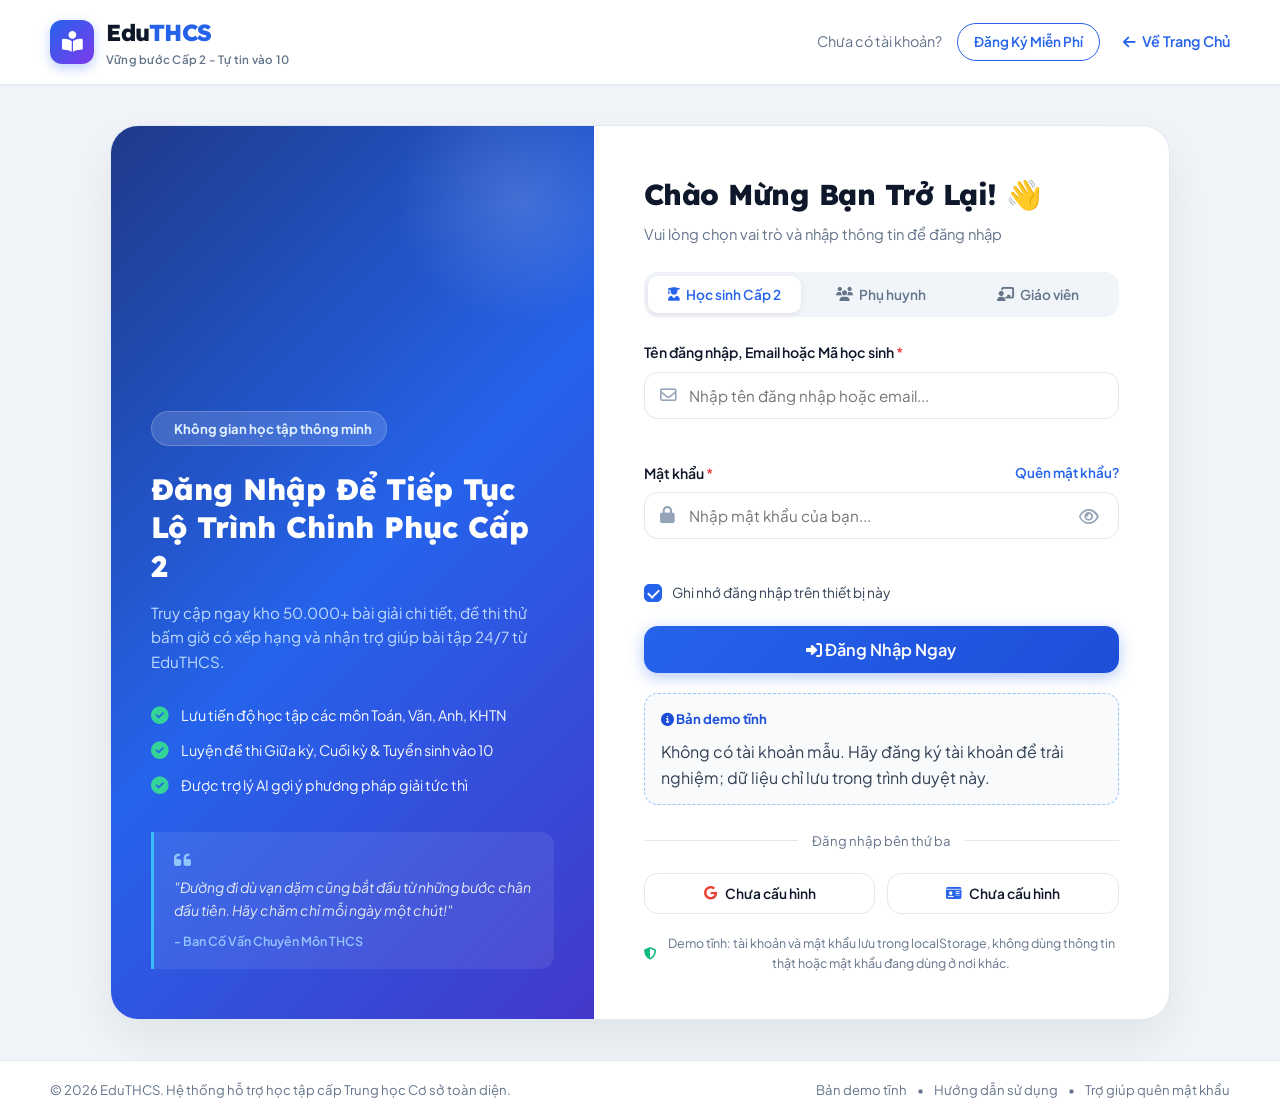
<file: login.html>
<!DOCTYPE html>
<html lang="vi">
<head>
    <meta charset="UTF-8">
    <meta name="viewport" content="width=device-width, initial-scale=1.0">
    <title>Đăng Nhập - EduTHCS Cổng Học Tập Cấp 2</title>
    <!-- Google Fonts -->
    <link rel="preconnect" href="https://fonts.googleapis.com">
    <link rel="preconnect" href="https://fonts.gstatic.com" crossorigin>
    <link href="https://fonts.googleapis.com/css2?family=Plus+Jakarta+Sans:ital,wght@0,400;0,500;0,600;0,700;0,800;1,400&family=Lexend:wght@400;500;600;700&display=swap" rel="stylesheet">
    <!-- Font Awesome Icons -->
    <link rel="stylesheet" href="https://cdnjs.cloudflare.com/ajax/libs/font-awesome/6.5.1/css/all.min.css">
    <!-- CSS Styles -->
    <link rel="stylesheet" href="style.css">
    <link rel="stylesheet" href="auth.css">
</head>
<body class="auth-body">

    <!-- Toast Notification Container -->
    <div id="toastNotification" class="toast-box"></div>

    <!-- Thanh đầu trang tối giản cho trang Auth -->
    <header class="auth-header">
        <div class="container auth-header-inner">
            <a href="index.html" class="logo">
                <div class="logo-icon">
                    <i class="fa-solid fa-book-open-reader"></i>
                </div>
                <div class="logo-text">
                    <span class="brand-name">Edu<span class="highlight">THCS</span></span>
                    <span class="brand-slogan">Vững bước Cấp 2 - Tự tin vào 10</span>
                </div>
            </a>
            <div class="auth-header-links">
                <span>Chưa có tài khoản?</span>
                <a href="register.html" class="btn btn-sm btn-outline">Đăng Ký Miễn Phí</a>
                <a href="index.html" class="back-home-link"><i class="fa-solid fa-arrow-left"></i> Về Trang Chủ</a>
            </div>
        </div>
    </header>

    <!-- Thân trang Đăng Nhập -->
    <main class="auth-main">
        <div class="auth-container">
            
            <!-- Cột trái: Giới thiệu & Khích lệ học tập -->
            <div class="auth-banner">
                <div class="banner-overlay"></div>
                <div class="banner-content">
                    <div class="banner-tag">
                        <i class="fa-solid fa-sparkles"></i> Không gian học tập thông minh
                    </div>
                    <h2>Đăng Nhập Để Tiếp Tục Lộ Trình Chinh Phục Cấp 2</h2>
                    <p>Truy cập ngay kho 50.000+ bài giải chi tiết, đề thi thử bấm giờ có xếp hạng và nhận trợ giúp bài tập 24/7 từ EduTHCS.</p>
                    
                    <div class="banner-highlights">
                        <div class="highlight-item">
                            <i class="fa-solid fa-circle-check"></i>
                            <span>Lưu tiến độ học tập các môn Toán, Văn, Anh, KHTN</span>
                        </div>
                        <div class="highlight-item">
                            <i class="fa-solid fa-circle-check"></i>
                            <span>Luyện đề thi Giữa kỳ, Cuối kỳ & Tuyển sinh vào 10</span>
                        </div>
                        <div class="highlight-item">
                            <i class="fa-solid fa-circle-check"></i>
                            <span>Được trợ lý AI gợi ý phương pháp giải tức thì</span>
                        </div>
                    </div>

                    <div class="banner-quote">
                        <i class="fa-solid fa-quote-left quote-icon"></i>
                        <p class="quote-text">"Đường đi dù vạn dặm cũng bắt đầu từ những bước chân đầu tiên. Hãy chăm chỉ mỗi ngày một chút!"</p>
                        <span class="quote-author">- Ban Cố Vấn Chuyên Môn THCS</span>
                    </div>
                </div>
            </div>

            <!-- Cột phải: Khung Form Đăng Nhập -->
            <div class="auth-card">
                <div class="auth-card-header">
                    <h1 class="auth-title">Chào Mừng Bạn Trở Lại! 👋</h1>
                    <p class="auth-desc">Vui lòng chọn vai trò và nhập thông tin để đăng nhập</p>
                </div>

                <!-- Chọn vai trò người dùng (Role Switcher) -->
                <div class="role-switcher">
                    <button type="button" class="role-btn active" data-role="student" onclick="switchRole('student')">
                        <i class="fa-solid fa-user-graduate"></i> Học sinh Cấp 2
                    </button>
                    <button type="button" class="role-btn" data-role="parent" onclick="switchRole('parent')">
                        <i class="fa-solid fa-users"></i> Phụ huynh
                    </button>
                    <button type="button" class="role-btn" data-role="teacher" onclick="switchRole('teacher')">
                        <i class="fa-solid fa-chalkboard-user"></i> Giáo viên
                    </button>
                </div>

                <!-- Form đăng nhập chính -->
                <form id="loginForm" onsubmit="handleLoginSubmit(event)" novalidate>
                    
                    <!-- Tài khoản / Email / SĐT -->
                    <div class="form-group">
                        <label for="usernameInput" class="form-label">
                            <span id="usernameLabel">Tên đăng nhập, Email hoặc Mã học sinh</span>
                            <span class="required">*</span>
                        </label>
                        <div class="input-wrapper">
                            <i class="fa-regular fa-envelope input-icon"></i>
                            <input 
                                type="text" 
                                id="usernameInput" 
                                class="form-input" 
                                placeholder="Nhập tên đăng nhập hoặc email..."
                                required
                                autocomplete="username"
                            >
                        </div>
                        <span class="error-msg" id="usernameError"></span>
                    </div>

                    <!-- Mật khẩu -->
                    <div class="form-group">
                        <div class="label-with-link">
                            <label for="passwordInput" class="form-label">Mật khẩu <span class="required">*</span></label>
                            <a href="forgot-password.html" class="forgot-link">Quên mật khẩu?</a>
                        </div>
                        <div class="input-wrapper">
                            <i class="fa-solid fa-lock input-icon"></i>
                            <input 
                                type="password" 
                                id="passwordInput" 
                                class="form-input" 
                                placeholder="Nhập mật khẩu của bạn..." 
                                required
                                autocomplete="current-password"
                            >
                            <button type="button" class="btn-toggle-pwd" onclick="togglePasswordVisibility('passwordInput', this)" title="Ẩn/Hiện mật khẩu">
                                <i class="fa-regular fa-eye"></i>
                            </button>
                        </div>
                        <span class="error-msg" id="passwordError"></span>
                    </div>

                    <!-- Ghi nhớ đăng nhập -->
                    <div class="form-extra">
                        <label class="custom-checkbox">
                            <input type="checkbox" id="rememberMeCheckbox" checked>
                            <span class="checkmark"></span>
                            <span class="checkbox-label">Ghi nhớ đăng nhập trên thiết bị này</span>
                        </label>
                    </div>

                    <!-- Nút Đăng nhập -->
                    <button type="submit" class="btn btn-lg btn-primary btn-auth-submit" id="submitLoginBtn">
                        <span class="btn-text"><i class="fa-solid fa-right-to-bracket"></i> Đăng Nhập Ngay</span>
                        <span class="btn-loading d-none"><i class="fa-solid fa-spinner fa-spin"></i> Đang xác thực...</span>
                    </button>

                    <div class="demo-account-hint">
                        <div class="hint-title"><i class="fa-solid fa-circle-info"></i> Bản demo tĩnh</div>
                        <p>Không có tài khoản mẫu. Hãy <a href="register.html">đăng ký tài khoản</a> để trải nghiệm; dữ liệu chỉ lưu trong trình duyệt này.</p>
                    </div>

                    <div class="auth-divider">
                        <span>Đăng nhập bên thứ ba</span>
                    </div>

                    <div class="social-login-grid">
                        <button type="button" class="social-auth-btn" disabled>
                            <i class="fa-brands fa-google text-red"></i> Chưa cấu hình
                        </button>
                        <button type="button" class="social-auth-btn" disabled>
                            <i class="fa-solid fa-id-card text-blue"></i> Chưa cấu hình
                        </button>
                    </div>

                    <div class="auth-security-notice">
                        <i class="fa-solid fa-shield-halved"></i>
                        <span>Demo tĩnh: tài khoản và mật khẩu lưu trong localStorage, không dùng thông tin thật hoặc mật khẩu đang dùng ở nơi khác.</span>
                    </div>

                </form>
            </div>

        </div>
    </main>

    <!-- Chân trang tối giản -->
    <footer class="auth-footer">
        <div class="container auth-footer-inner">
            <p>&copy; 2026 EduTHCS. Hệ thống hỗ trợ học tập cấp Trung học Cơ sở toàn diện.</p>
            <div class="footer-help-links">
                <span>Bản demo tĩnh</span>
                <span class="dot">•</span>
                <a href="index.html#tro-giup">Hướng dẫn sử dụng</a>
                <span class="dot">•</span>
                <a href="forgot-password.html">Trợ giúp quên mật khẩu</a>
            </div>
        </div>
    </footer>

    <!-- Script File -->
    <script src="auth.js"></script>
</body>
</html>
</file>
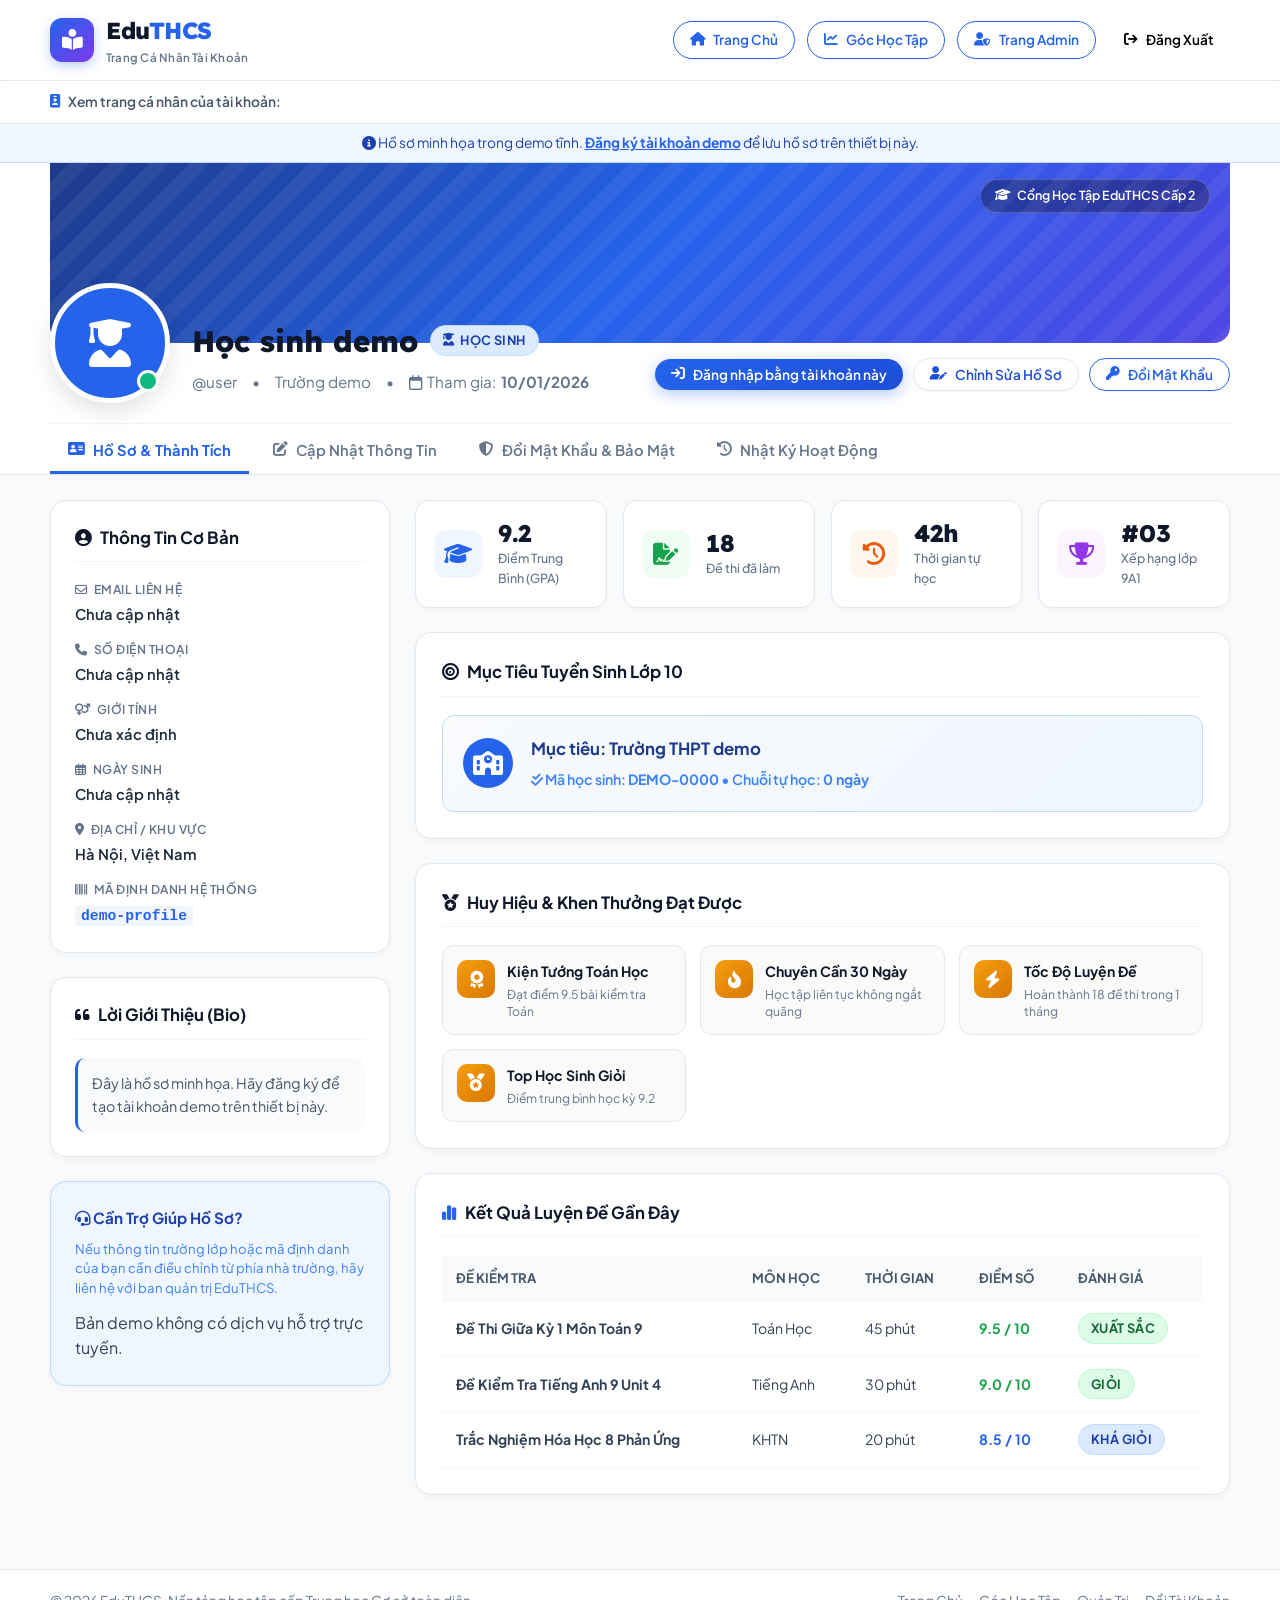
<file: profile.html>
<!DOCTYPE html>
<html lang="vi">
<head>
    <meta charset="UTF-8">
    <meta name="viewport" content="width=device-width, initial-scale=1.0">
    <title>Hồ Sơ Cá Nhân - EduTHCS</title>
    <!-- Google Fonts -->
    <link rel="preconnect" href="https://fonts.googleapis.com">
    <link rel="preconnect" href="https://fonts.gstatic.com" crossorigin>
    <link href="https://fonts.googleapis.com/css2?family=Plus+Jakarta+Sans:ital,wght@0,400;0,500;0,600;0,700;0,800;1,400&family=Lexend:wght@400;500;600;700&display=swap" rel="stylesheet">
    <!-- Font Awesome Icons -->
    <link rel="stylesheet" href="https://cdnjs.cloudflare.com/ajax/libs/font-awesome/6.5.1/css/all.min.css">
    <!-- Stylesheet -->
    <link rel="stylesheet" href="style.css">
    <link rel="stylesheet" href="auth.css">
    <link rel="stylesheet" href="profile.css">
</head>
<body class="profile-body">

    <!-- Toast Notification -->
    <div id="toastNotification" class="toast-box"></div>

    <!-- Thanh Topbar -->
    <header class="profile-topbar">
        <div class="container profile-topbar-inner">
            <a href="index.html" class="logo">
                <div class="logo-icon">
                    <i class="fa-solid fa-book-open-reader"></i>
                </div>
                <div class="logo-text">
                    <span class="brand-name">Edu<span class="highlight">THCS</span></span>
                    <span class="brand-slogan">Trang Cá Nhân Tài Khoản</span>
                </div>
            </a>

            <div class="profile-topbar-right">
                <a href="index.html" class="btn btn-sm btn-outline"><i class="fa-solid fa-house"></i> Trang Chủ</a>
                <a href="user-dashboard.html" class="btn btn-sm btn-outline"><i class="fa-solid fa-chart-line"></i> Góc Học Tập</a>
                <a href="admin.html" class="btn btn-sm btn-outline"><i class="fa-solid fa-user-shield"></i> Trang Admin</a>
                <button class="btn btn-sm btn-outline-danger" onclick="handleUserLogout()" title="Đăng xuất">
                    <i class="fa-solid fa-arrow-right-from-bracket"></i> Đăng Xuất
                </button>
            </div>
        </div>
    </header>

    <!-- Thanh Chuyển Đổi Nhanh Tài Khoản (Quick Switcher) -->
    <section class="profile-switcher-banner">
        <div class="container switcher-inner">
            <div class="switcher-label">
                <i class="fa-solid fa-id-badge"></i>
                <span>Xem trang cá nhân của tài khoản:</span>
            </div>
            <div class="switcher-buttons" id="accountSwitcherButtons">
                <!-- Sẽ được render động bởi profile.js -->
            </div>
        </div>
    </section>

    <!-- Thông báo nếu là khách xem mẫu -->
    <div id="guestNoticeBar" style="display:none; background:#eff6ff; border-bottom:1px solid #bfdbfe; padding:8px 0; text-align:center; font-size:0.86rem; color:#1e40af;">
        <i class="fa-solid fa-circle-info"></i> Hồ sơ minh họa trong demo tĩnh. <a href="register.html" style="font-weight:700; color:#2563eb; text-decoration:underline;">Đăng ký tài khoản demo</a> để lưu hồ sơ trên thiết bị này.
    </div>

    <!-- Hero Profile Header & Avatar -->
    <section class="profile-hero">
        <div class="container">
            <div class="profile-cover">
                <div class="profile-cover-tag">
                    <i class="fa-solid fa-graduation-cap"></i> Cổng Học Tập EduTHCS Cấp 2
                </div>
            </div>

            <div class="profile-header-content">
                <div class="profile-avatar-wrapper">
                    <div class="profile-avatar-circle" id="profileAvatarCircle">
                        <i class="fa-solid fa-user-graduate" id="profileAvatarIcon"></i>
                        <span class="avatar-online-status" title="Đang trực tuyến"></span>
                    </div>

                    <div class="profile-title-area">
                        <div class="profile-name-row">
                            <h1 id="profileFullName">Đang tải...</h1>
                            <span class="role-badge-pill role-badge-student" id="profileRoleBadge">
                                <i class="fa-solid fa-user-graduate"></i> Học Sinh
                            </span>
                            <span id="ownerIndicatorBadge" class="role-badge-pill" style="background:#e0e7ff; color:#4338ca; border:1px solid #c7d2fe; display:none;">
                                <i class="fa-solid fa-circle-check"></i> Tài Khoản Của Bạn
                            </span>
                        </div>
                        <div class="profile-subtitle">
                            <span id="profileUsername"><i class="fa-regular fa-at"></i> username</span>
                            <span>•</span>
                            <span id="profileSchoolSubtitle"><i class="fa-solid fa-school"></i> Trường THCS</span>
                            <span>•</span>
                            <span><i class="fa-regular fa-calendar"></i> Tham gia: <strong id="profileJoinDate">10/01/2026</strong></span>
                        </div>
                    </div>
                </div>

                <div class="profile-actions-area">
                    <button class="btn btn-sm btn-primary" id="btnLoginAsUser" onclick="handleLoginAsCurrentViewingUser()" style="display:none;">
                        <i class="fa-solid fa-arrow-right-to-bracket"></i> Đăng nhập bằng tài khoản này
                    </button>
                    <button class="btn btn-sm btn-secondary" onclick="switchProfileTab('edit')">
                        <i class="fa-solid fa-user-pen"></i> Chỉnh Sửa Hồ Sơ
                    </button>
                    <button class="btn btn-sm btn-outline" onclick="switchProfileTab('password')">
                        <i class="fa-solid fa-key"></i> Đổi Mật Khẩu
                    </button>
                </div>
            </div>

            <!-- Profile Navigation Tabs -->
            <div class="profile-tabs-bar">
                <button class="profile-tab-btn active" data-tab="overview" onclick="switchProfileTab('overview')">
                    <i class="fa-solid fa-address-card"></i> Hồ Sơ & Thành Tích
                </button>
                <button class="profile-tab-btn" data-tab="edit" onclick="switchProfileTab('edit')">
                    <i class="fa-solid fa-pen-to-square"></i> Cập Nhật Thông Tin
                </button>
                <button class="profile-tab-btn" data-tab="password" onclick="switchProfileTab('password')">
                    <i class="fa-solid fa-shield-halved"></i> Đổi Mật Khẩu & Bảo Mật
                </button>
                <button class="profile-tab-btn" data-tab="activity" onclick="switchProfileTab('activity')">
                    <i class="fa-solid fa-clock-rotate-left"></i> Nhật Ký Hoạt Động
                </button>
            </div>
        </div>
    </section>

    <!-- Thân Trang Chi Tiết -->
    <main class="profile-content-area">
        <div class="container">
            <div class="profile-grid">
                
                <!-- CỘT TRÁI: THÔNG TIN CÁ NHÂN & LIÊN HỆ -->
                <aside class="profile-sidebar-col">
                    <div class="profile-side-card">
                        <div class="card-heading">
                            <i class="fa-solid fa-circle-user text-primary"></i> Thông Tin Cơ Bản
                        </div>
                        <div class="info-list">
                            <div class="info-item">
                                <span class="info-label"><i class="fa-regular fa-envelope"></i> Email Liên Hệ</span>
                                <span class="info-val" id="sideInfoEmail">loading...</span>
                            </div>
                            <div class="info-item">
                                <span class="info-label"><i class="fa-solid fa-phone"></i> Số Điện Thoại</span>
                                <span class="info-val" id="sideInfoPhone">loading...</span>
                            </div>
                            <div class="info-item">
                                <span class="info-label"><i class="fa-solid fa-venus-mars"></i> Giới Tính</span>
                                <span class="info-val" id="sideInfoGender">Nam</span>
                            </div>
                            <div class="info-item">
                                <span class="info-label"><i class="fa-regular fa-calendar-days"></i> Ngày Sinh</span>
                                <span class="info-val" id="sideInfoDob">18/05/2011</span>
                            </div>
                            <div class="info-item">
                                <span class="info-label"><i class="fa-solid fa-location-dot"></i> Địa Chỉ / Khu Vực</span>
                                <span class="info-val" id="sideInfoAddress">Hà Nội, Việt Nam</span>
                            </div>
                            <div class="info-item">
                                <span class="info-label"><i class="fa-solid fa-barcode"></i> Mã Định Danh Hệ Thống</span>
                                <span class="info-val"><code id="profileIdCode">demo-profile</code></span>
                            </div>
                        </div>
                    </div>

                    <div class="profile-side-card">
                        <div class="card-heading">
                            <i class="fa-solid fa-quote-left text-orange"></i> Lời Giới Thiệu (Bio)
                        </div>
                        <p class="bio-text" id="sideInfoBio">
                            Đang tải giới thiệu bản thân...
                        </p>
                    </div>

                    <!-- Hỗ trợ kỹ thuật -->
                    <div class="profile-side-card" style="background:#eff6ff; border-color:#bfdbfe;">
                        <h4 style="font-size:0.95rem; color:#1e40af; margin-bottom:8px;">
                            <i class="fa-solid fa-headset"></i> Cần Trợ Giúp Hồ Sơ?
                        </h4>
                        <p style="font-size:0.82rem; color:#3b82f6; line-height:1.5; margin-bottom:12px;">
                            Nếu thông tin trường lớp hoặc mã định danh của bạn cần điều chỉnh từ phía nhà trường, hãy liên hệ với ban quản trị EduTHCS.
                        </p>
                        <span>Bản demo không có dịch vụ hỗ trợ trực tuyến.</span>
                    </div>
                </aside>

                <!-- CỘT PHẢI: NỘI DUNG THEO TỪNG TAB -->
                <div class="profile-main-col">
                    
                    <!-- TAB 1: TỔNG QUAN HỒ SƠ (Render động theo vai trò) -->
                    <div class="profile-tab-pane active" id="tabPane-overview">
                        <div id="roleSpecificOverviewArea">
                            <!-- Được điền bởi generateStudentOverviewHTML / generateTeacherOverviewHTML / etc. -->
                        </div>
                    </div>

                    <!-- TAB 2: CHỈNH SỬA THÔNG TIN CÁ NHÂN -->
                    <div class="profile-tab-pane" id="tabPane-edit">
                        <div class="profile-main-card">
                            <div class="card-heading">
                                <i class="fa-solid fa-pen-to-square text-primary"></i> Chỉnh Sửa Thông Tin Cá Nhân
                            </div>
                            <p style="font-size:0.88rem; color:#64748b; margin-bottom:20px;">
                                Cập nhật các thông tin để hồ sơ học tập và liên lạc luôn chính xác nhất trên hệ thống EduTHCS.
                            </p>

                            <form id="editProfileForm" onsubmit="handleSaveProfileSubmit(event)">
                                <div class="form-grid-2">
                                    <div class="profile-form-group">
                                        <label for="editFullName">Họ và Tên <span class="req">*</span></label>
                                        <input type="text" id="editFullName" class="profile-form-control" required placeholder="Nhập họ và tên">
                                    </div>

                                    <div class="profile-form-group">
                                        <label for="editUsername">Tên Đăng Nhập / Tên Tài Khoản</label>
                                        <input type="text" id="editUsername" class="profile-form-control" readonly disabled>
                                        <span class="form-helper"><i class="fa-solid fa-lock"></i> Tên đăng nhập là cố định để xác thực hệ thống.</span>
                                    </div>

                                    <div class="profile-form-group">
                                        <label for="editEmail">Email Liên Hệ <span class="req">*</span></label>
                                        <input type="email" id="editEmail" class="profile-form-control" required placeholder="email@eduthcs.edu.vn">
                                    </div>

                                    <div class="profile-form-group">
                                        <label for="editPhone">Số Điện Thoại Liên Hệ</label>
                                        <input type="tel" id="editPhone" class="profile-form-control" placeholder="Nhập số điện thoại">
                                    </div>

                                    <div class="profile-form-group">
                                        <label for="editGender">Giới Tính</label>
                                        <select id="editGender" class="profile-form-control">
                                            <option value="Nam">Nam</option>
                                            <option value="Nữ">Nữ</option>
                                            <option value="Khác">Khác</option>
                                        </select>
                                    </div>

                                    <div class="profile-form-group">
                                        <label for="editDob">Ngày Sinh</label>
                                        <input type="date" id="editDob" class="profile-form-control">
                                    </div>

                                    <div class="profile-form-group full-width">
                                        <label for="editSchool">Trường Học / Khối Lớp / Đơn Vị Công Tác</label>
                                        <input type="text" id="editSchool" class="profile-form-control" placeholder="Nhập tên trường và lớp">
                                    </div>

                                    <div class="profile-form-group full-width">
                                        <label for="editAddress">Địa Chỉ Nơi Cư Trú</label>
                                        <input type="text" id="editAddress" class="profile-form-control" placeholder="Ví dụ: Quận Tây Hồ, TP. Hà Nội">
                                    </div>

                                    <div class="profile-form-group full-width">
                                        <label for="editBio">Lời Tự Giới Thiệu / Mục Tiêu Rèn Luyện</label>
                                        <textarea id="editBio" class="profile-form-control" rows="4" placeholder="Chia sẻ một vài câu về sở thích, mục tiêu học tập hoặc phương châm của bạn..."></textarea>
                                    </div>
                                </div>

                                <div style="display:flex; justify-content:flex-end; gap:12px; margin-top:20px; padding-top:16px; border-top:1px solid #f1f5f9;">
                                    <button type="button" class="btn btn-outline" onclick="switchProfileTab('overview')">
                                        <i class="fa-solid fa-xmark"></i> Hủy Bỏ
                                    </button>
                                    <button type="submit" class="btn btn-primary btn-profile-submit">
                                        <i class="fa-solid fa-floppy-disk"></i> Lưu Cập Nhật Hồ Sơ
                                    </button>
                                </div>
                            </form>
                        </div>
                    </div>

                    <!-- TAB 3: ĐỔI MẬT KHẨU & BẢO MẬT -->
                    <div class="profile-tab-pane" id="tabPane-password">
                        <div class="profile-main-card">
                            <div class="card-heading">
                                <i class="fa-solid fa-lock text-primary"></i> Đổi Mật Khẩu Tài Khoản
                            </div>
                            <p style="font-size:0.88rem; color:#64748b; margin-bottom:20px;">
                                Để bảo mật tài khoản học tập, bạn nên đặt mật khẩu dài tối thiểu 6 ký tự kết hợp chữ và số.
                            </p>

                            <form id="changePasswordForm" onsubmit="handleChangePasswordSubmit(event)">
                                <div style="max-width:520px;">
                                    <div class="profile-form-group">
                                        <label for="pwdOldInput">Mật Khẩu Hiện Tại</label>
                                        <input type="password" id="pwdOldInput" class="profile-form-control" placeholder="Nhập mật khẩu đang dùng..." required>
                                        <span class="form-helper">Đây là bản demo tĩnh; không sử dụng mật khẩu thật.</span>
                                    </div>

                                    <div class="profile-form-group">
                                        <label for="pwdNewInput">Mật Khẩu Mới <span class="req">*</span></label>
                                        <input type="password" id="pwdNewInput" class="profile-form-control" required placeholder="Tối thiểu 6 ký tự...">
                                        
                                        <!-- Đo độ mạnh mật khẩu -->
                                        <div style="height:6px; background:#e2e8f0; border-radius:3px; margin-top:8px; overflow:hidden;">
                                            <div id="pwdStrengthBar" style="height:100%; width:0%; transition:all 0.3s ease;"></div>
                                        </div>
                                        <div id="pwdStrengthMsg" style="font-size:0.75rem; color:#64748b; margin-top:4px;">Độ bảo mật: Chưa nhập</div>
                                    </div>

                                    <div class="profile-form-group">
                                        <label for="pwdConfirmInput">Xác Nhận Mật Khẩu Mới <span class="req">*</span></label>
                                        <input type="password" id="pwdConfirmInput" class="profile-form-control" required placeholder="Nhập lại mật khẩu mới...">
                                    </div>

                                    <button type="submit" class="btn btn-primary btn-profile-submit" style="margin-top:10px;">
                                        <i class="fa-solid fa-shield-halved"></i> Xác Nhận Đổi Mật Khẩu
                                    </button>
                                </div>
                            </form>
                        </div>
                    </div>

                    <!-- TAB 4: NHẬT KÝ HOẠT ĐỘNG -->
                    <div class="profile-tab-pane" id="tabPane-activity">
                        <div class="profile-main-card">
                            <div class="card-heading">
                                <i class="fa-solid fa-clock-rotate-left text-primary"></i> Nhật Ký Hoạt Động & Đăng Nhập
                            </div>
                            <div class="table-responsive">
                                <table class="activity-log-table">
                                    <thead>
                                        <tr>
                                            <th>Thời Gian</th>
                                            <th>Hành Động</th>
                                            <th>Thiết Bị / IP</th>
                                            <th>Trạng Thái</th>
                                        </tr>
                                    </thead>
                                    <tbody>
                                        <tr>
                                            <td>Hôm nay, 19:28</td>
                                            <td>Đăng nhập thành công vào hệ thống EduTHCS</td>
                                            <td>Chrome (Windows 11)</td>
                                            <td><span class="role-badge-pill role-badge-teacher">Thành công</span></td>
                                        </tr>
                                        <tr>
                                            <td>Hôm qua, 20:15</td>
                                            <td>Nộp bài kiểm tra trắc nghiệm Toán học 9</td>
                                            <td>Chrome (Windows)</td>
                                            <td><span class="role-badge-pill role-badge-student">Đã ghi nhận</span></td>
                                        </tr>
                                        <tr>
                                            <td>12/10/2026, 14:00</td>
                                            <td>Cập nhật mục tiêu điểm thi vào lớp 10</td>
                                            <td>Mobile Web (iOS)</td>
                                            <td><span class="role-badge-pill role-badge-student">Hoàn tất</span></td>
                                        </tr>
                                        <tr>
                                            <td>10/10/2026, 08:30</td>
                                            <td>Tải tài liệu tóm tắt công thức KHTN 8 & 9</td>
                                            <td>Desktop App</td>
                                            <td><span class="role-badge-pill role-badge-student">Tải thành công</span></td>
                                        </tr>
                                    </tbody>
                                </table>
                            </div>
                        </div>
                    </div>

                </div>

            </div>
        </div>
    </main>

    <!-- Chân Trang Cá Nhân -->
    <footer class="profile-footer">
        <div class="container profile-footer-inner">
            <p>&copy; 2026 EduTHCS. Nền tảng học tập cấp Trung học Cơ sở toàn diện.</p>
            <div style="display:flex; gap:16px;">
                <a href="index.html" style="color:#64748b;">Trang Chủ</a>
                <a href="user-dashboard.html" style="color:#64748b;">Góc Học Tập</a>
                <a href="admin.html" style="color:#64748b;">Quản Trị</a>
                <a href="login.html" style="color:#64748b;">Đổi Tài Khoản</a>
            </div>
        </div>
    </footer>

    <!-- Script Files -->
    <script src="auth.js"></script>
    <script src="profile.js"></script>
</body>
</html>
</file>
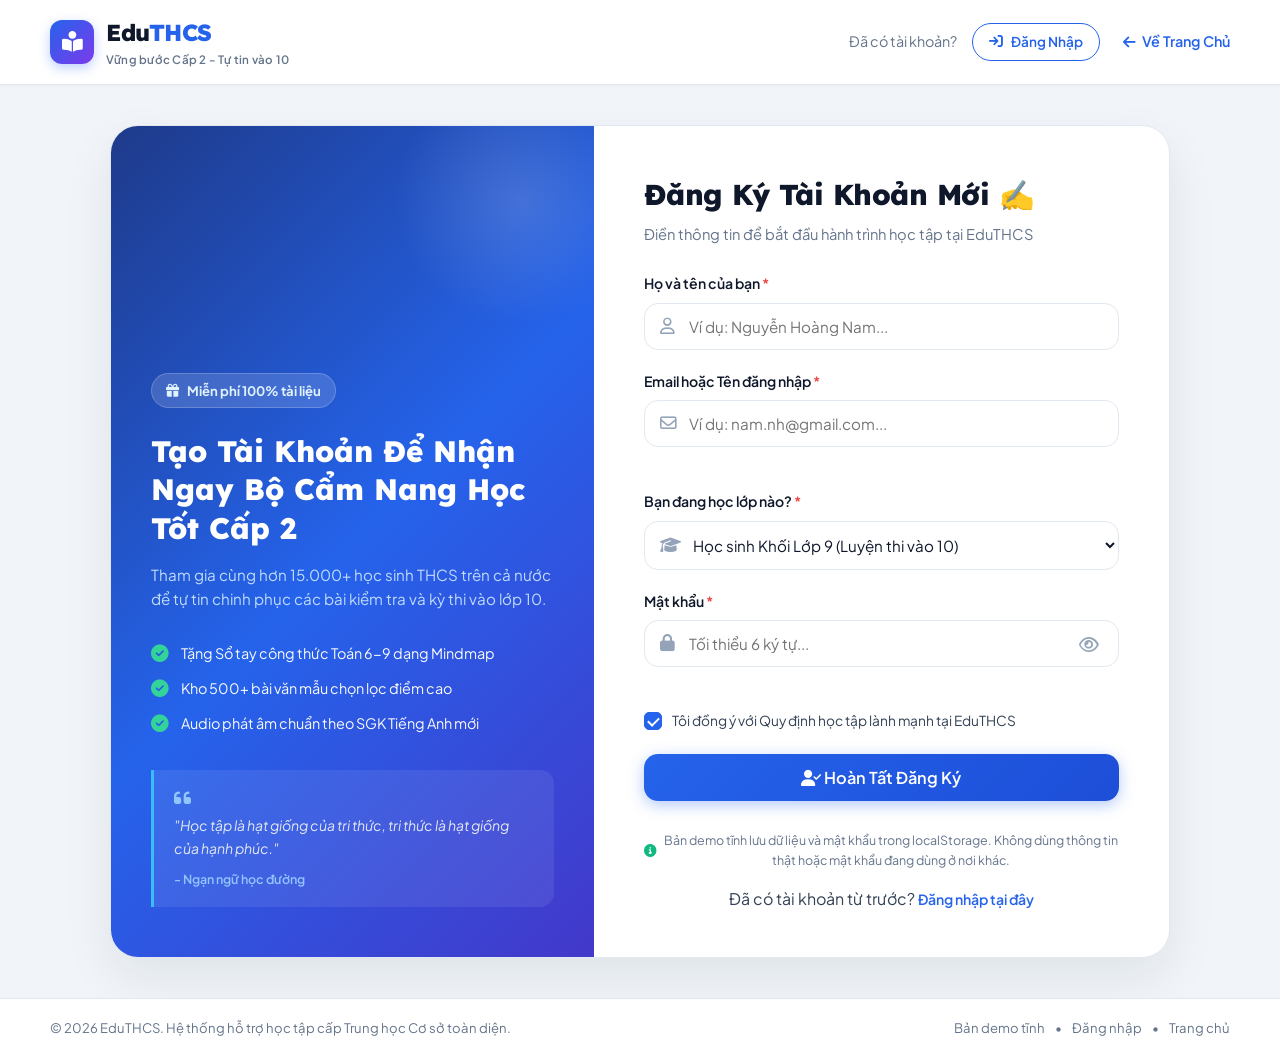
<file: register.html>
<!DOCTYPE html>
<html lang="vi">
<head>
    <meta charset="UTF-8">
    <meta name="viewport" content="width=device-width, initial-scale=1.0">
    <title>Đăng Ký Tài Khoản Học Sinh - EduTHCS</title>
    <!-- Google Fonts -->
    <link rel="preconnect" href="https://fonts.googleapis.com">
    <link rel="preconnect" href="https://fonts.gstatic.com" crossorigin>
    <link href="https://fonts.googleapis.com/css2?family=Plus+Jakarta+Sans:ital,wght@0,400;0,500;0,600;0,700;0,800;1,400&family=Lexend:wght@400;500;600;700&display=swap" rel="stylesheet">
    <!-- Font Awesome Icons -->
    <link rel="stylesheet" href="https://cdnjs.cloudflare.com/ajax/libs/font-awesome/6.5.1/css/all.min.css">
    <!-- CSS Styles -->
    <link rel="stylesheet" href="style.css">
    <link rel="stylesheet" href="auth.css">
</head>
<body class="auth-body">

    <!-- Toast Notification -->
    <div id="toastNotification" class="toast-box"></div>

    <!-- Header tối giản -->
    <header class="auth-header">
        <div class="container auth-header-inner">
            <a href="index.html" class="logo">
                <div class="logo-icon">
                    <i class="fa-solid fa-book-open-reader"></i>
                </div>
                <div class="logo-text">
                    <span class="brand-name">Edu<span class="highlight">THCS</span></span>
                    <span class="brand-slogan">Vững bước Cấp 2 - Tự tin vào 10</span>
                </div>
            </a>
            <div class="auth-header-links">
                <span>Đã có tài khoản?</span>
                <a href="login.html" class="btn btn-sm btn-outline"><i class="fa-solid fa-arrow-right-to-bracket"></i> Đăng Nhập</a>
                <a href="index.html" class="back-home-link"><i class="fa-solid fa-arrow-left"></i> Về Trang Chủ</a>
            </div>
        </div>
    </header>

    <!-- Thân trang Đăng Ký -->
    <main class="auth-main">
        <div class="auth-container">
            
            <!-- Cột trái: Khích lệ học sinh -->
            <div class="auth-banner">
                <div class="banner-overlay"></div>
                <div class="banner-content">
                    <div class="banner-tag">
                        <i class="fa-solid fa-gift"></i> Miễn phí 100% tài liệu
                    </div>
                    <h2>Tạo Tài Khoản Để Nhận Ngay Bộ Cẩm Nang Học Tốt Cấp 2</h2>
                    <p>Tham gia cùng hơn 15.000+ học sinh THCS trên cả nước để tự tin chinh phục các bài kiểm tra và kỳ thi vào lớp 10.</p>
                    
                    <div class="banner-highlights">
                        <div class="highlight-item">
                            <i class="fa-solid fa-circle-check"></i>
                            <span>Tặng Sổ tay công thức Toán 6-9 dạng Mindmap</span>
                        </div>
                        <div class="highlight-item">
                            <i class="fa-solid fa-circle-check"></i>
                            <span>Kho 500+ bài văn mẫu chọn lọc điểm cao</span>
                        </div>
                        <div class="highlight-item">
                            <i class="fa-solid fa-circle-check"></i>
                            <span>Audio phát âm chuẩn theo SGK Tiếng Anh mới</span>
                        </div>
                    </div>

                    <div class="banner-quote">
                        <i class="fa-solid fa-quote-left quote-icon"></i>
                        <p class="quote-text">"Học tập là hạt giống của tri thức, tri thức là hạt giống của hạnh phúc."</p>
                        <span class="quote-author">- Ngạn ngữ học đường</span>
                    </div>
                </div>
            </div>

            <!-- Cột phải: Form Đăng Ký -->
            <div class="auth-card">
                <div class="auth-card-header">
                    <h1 class="auth-title">Đăng Ký Tài Khoản Mới ✍️</h1>
                    <p class="auth-desc">Điền thông tin để bắt đầu hành trình học tập tại EduTHCS</p>
                </div>

                <form id="registerForm" onsubmit="handleRegisterSubmit(event)">
                    
                    <!-- Họ và tên -->
                    <div class="form-group">
                        <label for="regFullName" class="form-label">Họ và tên của bạn <span class="required">*</span></label>
                        <div class="input-wrapper">
                            <i class="fa-regular fa-user input-icon"></i>
                            <input type="text" id="regFullName" class="form-input" placeholder="Ví dụ: Nguyễn Hoàng Nam..." required>
                        </div>
                    </div>

                    <!-- Email / Tên đăng nhập -->
                    <div class="form-group">
                        <label for="regUsername" class="form-label">Email hoặc Tên đăng nhập <span class="required">*</span></label>
                        <div class="input-wrapper">
                            <i class="fa-regular fa-envelope input-icon"></i>
                            <input type="text" id="regUsername" class="form-input" placeholder="Ví dụ: nam.nh@gmail.com..." required>
                        </div>
                        <span class="error-msg" id="regUsernameError"></span>
                    </div>

                    <!-- Khối lớp -->
                    <div class="form-group">
                        <label for="regGrade" class="form-label">Bạn đang học lớp nào? <span class="required">*</span></label>
                        <div class="input-wrapper">
                            <i class="fa-solid fa-graduation-cap input-icon"></i>
                            <select id="regGrade" class="form-input" style="cursor: pointer;">
                                <option value="6">Học sinh Khối Lớp 6 (Bứt phá khởi đầu)</option>
                                <option value="7">Học sinh Khối Lớp 7 (Nâng cao tư duy)</option>
                                <option value="8">Học sinh Khối Lớp 8 (Bứt phá kiến thức)</option>
                                <option value="9" selected>Học sinh Khối Lớp 9 (Luyện thi vào 10)</option>
                                <option value="parent">Phụ huynh học sinh</option>
                                <option value="teacher">Giáo viên bộ môn</option>
                            </select>
                        </div>
                    </div>

                    <!-- Mật khẩu -->
                    <div class="form-group">
                        <label for="regPassword" class="form-label">Mật khẩu <span class="required">*</span></label>
                        <div class="input-wrapper">
                            <i class="fa-solid fa-lock input-icon"></i>
                            <input type="password" id="regPassword" class="form-input" placeholder="Tối thiểu 6 ký tự..." required>
                            <button type="button" class="btn-toggle-pwd" onclick="togglePasswordVisibility('regPassword', this)">
                                <i class="fa-regular fa-eye"></i>
                            </button>
                        </div>
                        <span class="error-msg" id="regPasswordError"></span>
                    </div>

                    <!-- Đồng ý điều khoản -->
                    <div class="form-extra">
                        <label class="custom-checkbox">
                            <input type="checkbox" id="agreeTerms" checked required>
                            <span class="checkmark"></span>
                            <span class="checkbox-label">Tôi đồng ý với Quy định học tập lành mạnh tại EduTHCS</span>
                        </label>
                    </div>

                    <!-- Nút Submit -->
                    <button type="submit" class="btn btn-lg btn-primary btn-auth-submit" id="btnRegisterSubmit">
                        <span class="btn-text"><i class="fa-solid fa-user-check"></i> Hoàn Tất Đăng Ký</span>
                        <span class="btn-loading d-none"><i class="fa-solid fa-spinner fa-spin"></i> Đang khởi tạo...</span>
                    </button>

                    <div class="auth-security-notice">
                        <i class="fa-solid fa-circle-info"></i>
                        <span>Bản demo tĩnh lưu dữ liệu và mật khẩu trong localStorage. Không dùng thông tin thật hoặc mật khẩu đang dùng ở nơi khác.</span>
                    </div>

                    <div class="auth-extra-links">
                        <span>Đã có tài khoản từ trước?</span>
                        <a href="login.html" class="back-link">Đăng nhập tại đây</a>
                    </div>

                </form>
            </div>

        </div>
    </main>

    <!-- Chân trang -->
    <footer class="auth-footer">
        <div class="container auth-footer-inner">
            <p>&copy; 2026 EduTHCS. Hệ thống hỗ trợ học tập cấp Trung học Cơ sở toàn diện.</p>
            <div class="footer-help-links">
                <span>Bản demo tĩnh</span>
                <span class="dot">•</span>
                <a href="login.html">Đăng nhập</a>
                <span class="dot">•</span>
                <a href="index.html">Trang chủ</a>
            </div>
        </div>
    </footer>

    <!-- Script File -->
    <script src="auth.js"></script>
    <script>
        function handleRegisterSubmit(event) {
            event.preventDefault();
            const fullName = document.getElementById('regFullName').value.trim();
            const username = document.getElementById('regUsername').value.trim();
            const grade = document.getElementById('regGrade').value;
            const password = document.getElementById('regPassword').value.trim();
            const usernameError = document.getElementById('regUsernameError');
            const passwordError = document.getElementById('regPasswordError');
            const btn = document.getElementById('btnRegisterSubmit');

            usernameError.innerText = '';
            passwordError.innerText = '';

            if (password.length < 6) {
                passwordError.innerText = 'Mật khẩu phải có tối thiểu 6 ký tự!';
                return;
            }

            const users = getStoredUsers();
            if (users.some(u => u.username.toLowerCase() === username.toLowerCase())) {
                usernameError.innerText = 'Tên đăng nhập / Email này đã được đăng ký!';
                return;
            }

            let role = 'student';
            let roleName = `Học Sinh Lớp ${grade}`;
            if (grade === 'parent') { role = 'parent'; roleName = 'Phụ Huynh'; }
            if (grade === 'teacher') { role = 'teacher'; roleName = 'Giáo Viên THCS'; }

            const newUser = {
                id: 'acc_' + Date.now(),
                username: username,
                password: password,
                fullName: fullName,
                role: role,
                roleName: roleName,
                school: role === 'student' ? `Học sinh Khối Lớp ${grade}` : '',
                createdAt: new Date().toISOString()
            };

            users.push(newUser);
            saveStoredUsers(users);

            setBtnLoading(btn, true);

            setTimeout(() => {
                setBtnLoading(btn, false);
                // Tự động đăng nhập
                localStorage.setItem('eduthcs_user', JSON.stringify({
                    username: newUser.username,
                    fullName: newUser.fullName,
                    role: newUser.role,
                    roleName: newUser.roleName,
                    school: newUser.school,
                    loginTime: new Date().toISOString()
                }));

                showToast(`🎉 Đăng ký thành công! Chào mừng ${fullName} đến với EduTHCS.`, 'success');

                setTimeout(() => {
                    window.location.href = 'user-dashboard.html';
                }, 1000);
            }, 800);
        }
    </script>
</body>
</html>
</file>
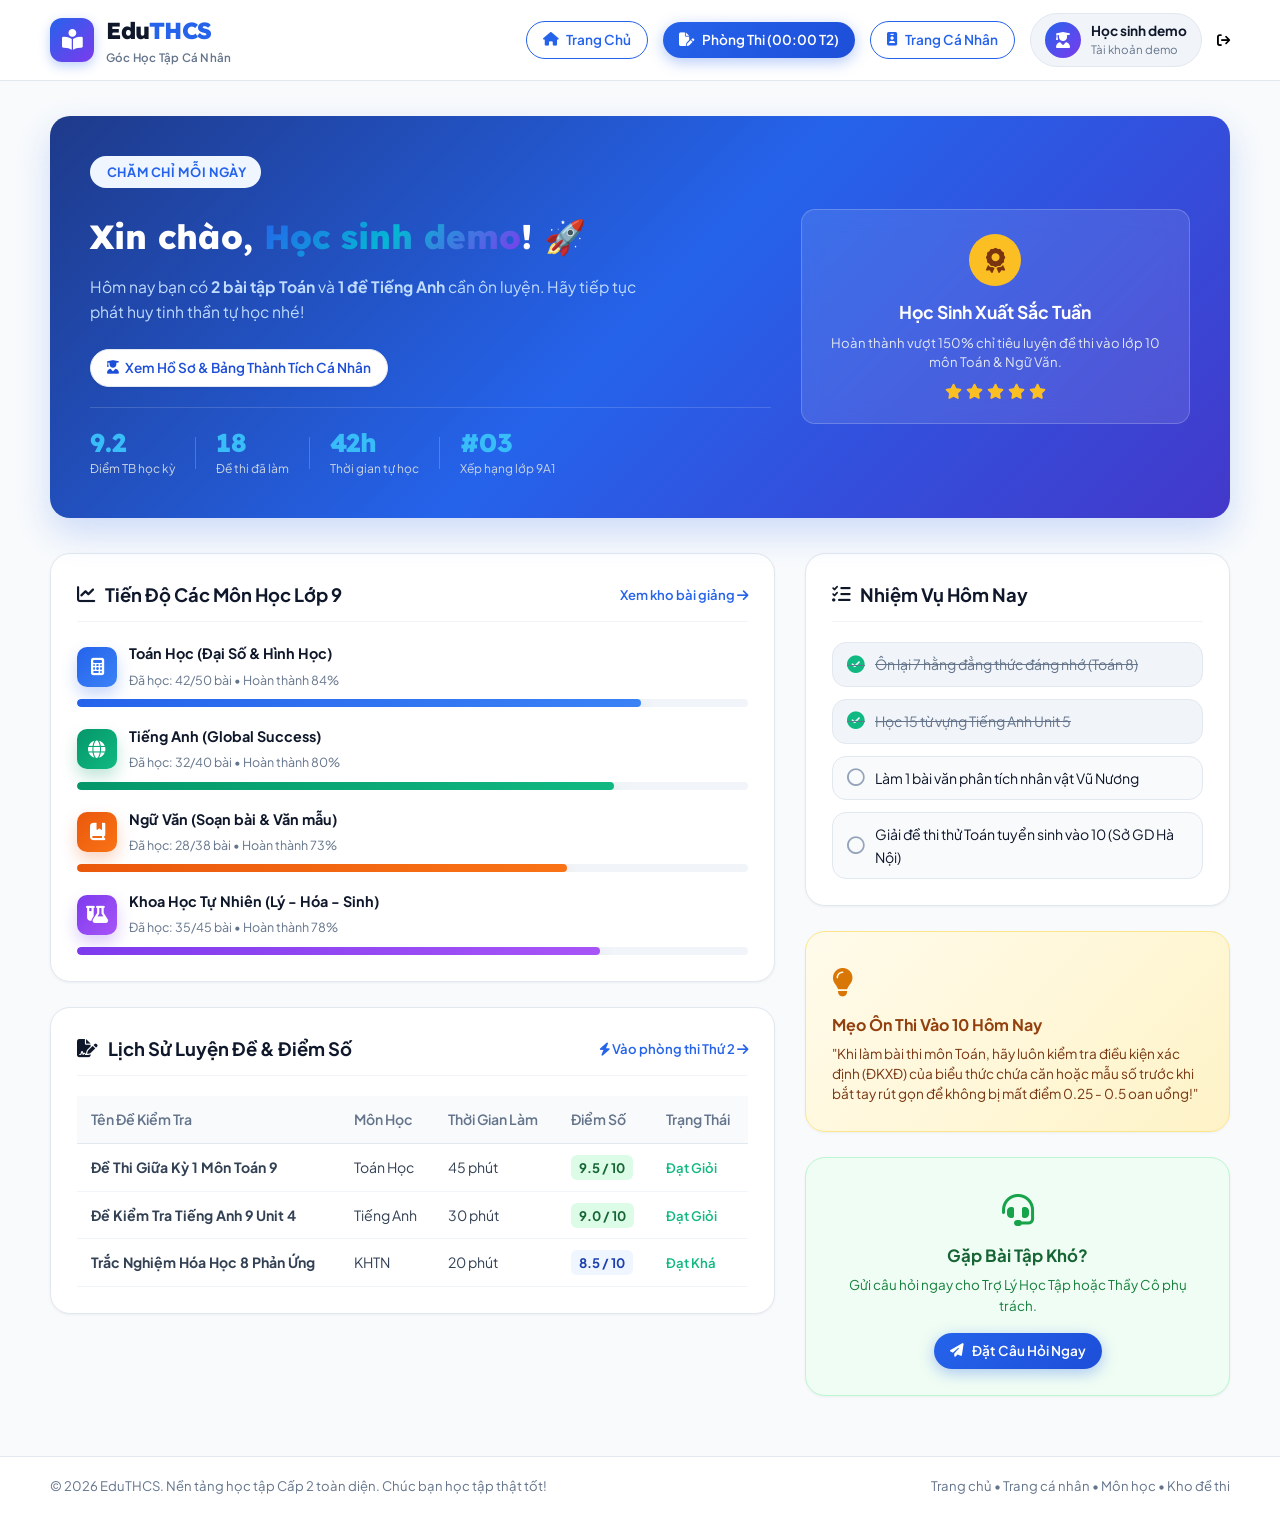
<file: user-dashboard.html>
<!DOCTYPE html>
<html lang="vi">
<head>
    <meta charset="UTF-8">
    <meta name="viewport" content="width=device-width, initial-scale=1.0">
    <title>Góc Học Tập Cá Nhân - EduTHCS</title>
    <!-- Google Fonts -->
    <link rel="preconnect" href="https://fonts.googleapis.com">
    <link rel="preconnect" href="https://fonts.gstatic.com" crossorigin>
    <link href="https://fonts.googleapis.com/css2?family=Plus+Jakarta+Sans:ital,wght@0,400;0,500;0,600;0,700;0,800;1,400&family=Lexend:wght@400;500;600;700&display=swap" rel="stylesheet">
    <!-- Font Awesome Icons -->
    <link rel="stylesheet" href="https://cdnjs.cloudflare.com/ajax/libs/font-awesome/6.5.1/css/all.min.css">
    <!-- Stylesheet -->
    <link rel="stylesheet" href="style.css">
    <link rel="stylesheet" href="user-dashboard.css">
</head>
<body class="dashboard-body">

    <!-- Toast Notification -->
    <div id="toastNotification" class="toast-box"></div>

    <!-- Thanh Topbar Học Sinh -->
    <header class="dash-topbar">
        <div class="container dash-topbar-inner">
            <a href="index.html" class="logo">
                <div class="logo-icon">
                    <i class="fa-solid fa-book-open-reader"></i>
                </div>
                <div class="logo-text">
                    <span class="brand-name">Edu<span class="highlight">THCS</span></span>
                    <span class="brand-slogan">Góc Học Tập Cá Nhân</span>
                </div>
            </a>

            <div class="dash-topbar-right">
                <a href="index.html" class="btn btn-sm btn-outline"><i class="fa-solid fa-house"></i> Trang Chủ</a>
                <a href="exam.html" class="btn btn-sm btn-primary shadow-pulse"><i class="fa-solid fa-file-pen"></i> Phòng Thi (00:00 T2)</a>
                <a href="profile.html" class="btn btn-sm btn-outline" title="Xem & Chỉnh sửa hồ sơ cá nhân"><i class="fa-solid fa-id-badge"></i> Trang Cá Nhân</a>
                
                <a href="profile.html" class="student-profile-pill" style="text-decoration:none; color:inherit;" title="Xem hồ sơ cá nhân">
                    <div class="student-avatar" id="studentAvatarIcon">
                        <i class="fa-solid fa-user-graduate"></i>
                    </div>
                    <div class="student-meta">
                        <strong id="displayStudentName">Học sinh demo</strong>
                        <span id="displayStudentRole">Tài khoản demo</span>
                    </div>
                </a>
                <button class="btn-logout-icon" onclick="handleUserLogout()" title="Đăng xuất">
                    <i class="fa-solid fa-arrow-right-from-bracket"></i>
                </button>
            </div>
        </div>
    </header>

    <!-- Thân trang Góc Học Tập -->
    <main class="dash-main">
        <div class="container">
            
            <!-- Banner Chào Học Sinh -->
            <div class="student-welcome-banner">
                <div class="welcome-text">
                    <span class="sub-badge"><i class="fa-solid fa-sparkles"></i> Chăm chỉ mỗi ngày</span>
                    <h1 class="welcome-title">Xin chào, <span id="welcomeNameGreeting" class="text-gradient">Học sinh demo</span>! 🚀</h1>
                    <p class="welcome-desc">
                        Hôm nay bạn có <strong>2 bài tập Toán</strong> và <strong>1 đề Tiếng Anh</strong> cần ôn luyện. Hãy tiếp tục phát huy tinh thần tự học nhé!
                    </p>
                    <div style="margin-bottom: 20px;">
                        <a href="profile.html" class="btn btn-sm btn-secondary" style="display:inline-flex; align-items:center; gap:6px;">
                            <i class="fa-solid fa-user-graduate"></i> Xem Hồ Sơ & Bảng Thành Tích Cá Nhân
                        </a>
                    </div>
                    <div class="welcome-quick-stats">
                        <div class="w-stat">
                            <span class="w-num">9.2</span>
                            <span class="w-lbl">Điểm TB học kỳ</span>
                        </div>
                        <div class="w-divider"></div>
                        <div class="w-stat">
                            <span class="w-num">18</span>
                            <span class="w-lbl">Đề thi đã làm</span>
                        </div>
                        <div class="w-divider"></div>
                        <div class="w-stat">
                            <span class="w-num">42h</span>
                            <span class="w-lbl">Thời gian tự học</span>
                        </div>
                        <div class="w-divider"></div>
                        <div class="w-stat">
                            <span class="w-num">#03</span>
                            <span class="w-lbl">Xếp hạng lớp 9A1</span>
                        </div>
                    </div>
                </div>

                <div class="welcome-badge-card">
                    <div class="badge-trophy-icon"><i class="fa-solid fa-award"></i></div>
                    <h3>Học Sinh Xuất Sắc Tuần</h3>
                    <p>Hoàn thành vượt 150% chỉ tiêu luyện đề thi vào lớp 10 môn Toán & Ngữ Văn.</p>
                    <div class="trophy-star-row">
                        <i class="fa-solid fa-star"></i>
                        <i class="fa-solid fa-star"></i>
                        <i class="fa-solid fa-star"></i>
                        <i class="fa-solid fa-star"></i>
                        <i class="fa-solid fa-star"></i>
                    </div>
                </div>
            </div>

            <!-- Lưới Nội Dung Chính -->
            <div class="dash-content-grid">
                
                <!-- Cột trái: Tiến độ môn học & Đề thi -->
                <div class="dash-left-col">
                    
                    <!-- Khối 1: Tiến độ các môn học THCS -->
                    <div class="dash-card">
                        <div class="dash-card-header">
                            <h3><i class="fa-solid fa-chart-line text-primary"></i> Tiến Độ Các Môn Học Lớp 9</h3>
                            <a href="index.html#mon-hoc" class="link-more">Xem kho bài giảng <i class="fa-solid fa-arrow-right"></i></a>
                        </div>
                        <div class="student-subject-progress-list">
                            
                            <!-- Toán -->
                            <div class="subj-progress-item">
                                <div class="subj-info">
                                    <div class="subj-icon bg-blue"><i class="fa-solid fa-calculator"></i></div>
                                    <div>
                                        <strong>Toán Học (Đại Số & Hình Học)</strong>
                                        <span>Đã học: 42/50 bài • Hoàn thành 84%</span>
                                    </div>
                                </div>
                                <div class="subj-progress-bar">
                                    <div class="progress-fill bg-blue" style="width: 84%;"></div>
                                </div>
                            </div>

                            <!-- Tiếng Anh -->
                            <div class="subj-progress-item">
                                <div class="subj-info">
                                    <div class="subj-icon bg-green"><i class="fa-solid fa-globe"></i></div>
                                    <div>
                                        <strong>Tiếng Anh (Global Success)</strong>
                                        <span>Đã học: 32/40 bài • Hoàn thành 80%</span>
                                    </div>
                                </div>
                                <div class="subj-progress-bar">
                                    <div class="progress-fill bg-green" style="width: 80%;"></div>
                                </div>
                            </div>

                            <!-- Ngữ Văn -->
                            <div class="subj-progress-item">
                                <div class="subj-info">
                                    <div class="subj-icon bg-orange"><i class="fa-solid fa-book-bookmark"></i></div>
                                    <div>
                                        <strong>Ngữ Văn (Soạn bài & Văn mẫu)</strong>
                                        <span>Đã học: 28/38 bài • Hoàn thành 73%</span>
                                    </div>
                                </div>
                                <div class="subj-progress-bar">
                                    <div class="progress-fill bg-orange" style="width: 73%;"></div>
                                </div>
                            </div>

                            <!-- KHTN -->
                            <div class="subj-progress-item">
                                <div class="subj-info">
                                    <div class="subj-icon bg-purple"><i class="fa-solid fa-flask-vial"></i></div>
                                    <div>
                                        <strong>Khoa Học Tự Nhiên (Lý - Hóa - Sinh)</strong>
                                        <span>Đã học: 35/45 bài • Hoàn thành 78%</span>
                                    </div>
                                </div>
                                <div class="subj-progress-bar">
                                    <div class="progress-fill bg-purple" style="width: 78%;"></div>
                                </div>
                            </div>

                        </div>
                    </div>

                    <!-- Khối 2: Kết quả các bài kiểm tra gần đây -->
                    <div class="dash-card">
                        <div class="dash-card-header">
                            <h3><i class="fa-solid fa-file-signature text-green"></i> Lịch Sử Luyện Đề & Điểm Số</h3>
                            <a href="exam.html" class="link-more"><i class="fa-solid fa-bolt"></i> Vào phòng thi Thứ 2 <i class="fa-solid fa-arrow-right"></i></a>
                        </div>
                        <div class="table-responsive">
                            <table class="exam-result-table">
                                <thead>
                                    <tr>
                                        <th>Tên Đề Kiểm Tra</th>
                                        <th>Môn Học</th>
                                        <th>Thời Gian Làm</th>
                                        <th>Điểm Số</th>
                                        <th>Trạng Thái</th>
                                    </tr>
                                </thead>
                                <tbody>
                                    <tr>
                                        <td><strong>Đề Thi Giữa Kỳ 1 Môn Toán 9</strong></td>
                                        <td>Toán Học</td>
                                        <td>45 phút</td>
                                        <td><span class="score-badge score-high">9.5 / 10</span></td>
                                        <td><span class="status-pass">Đạt Giỏi</span></td>
                                    </tr>
                                    <tr>
                                        <td><strong>Đề Kiểm Tra Tiếng Anh 9 Unit 4</strong></td>
                                        <td>Tiếng Anh</td>
                                        <td>30 phút</td>
                                        <td><span class="score-badge score-high">9.0 / 10</span></td>
                                        <td><span class="status-pass">Đạt Giỏi</span></td>
                                    </tr>
                                    <tr>
                                        <td><strong>Trắc Nghiệm Hóa Học 8 Phản Ứng</strong></td>
                                        <td>KHTN</td>
                                        <td>20 phút</td>
                                        <td><span class="score-badge score-mid">8.5 / 10</span></td>
                                        <td><span class="status-pass">Đạt Khá</span></td>
                                    </tr>
                                </tbody>
                            </table>
                        </div>
                    </div>

                </div>

                <!-- Cột phải: Mục tiêu & Thời khóa biểu -->
                <div class="dash-right-col">
                    
                    <!-- Nhiệm vụ học tập hôm nay -->
                    <div class="dash-card">
                        <div class="dash-card-header">
                            <h3><i class="fa-solid fa-list-check text-primary"></i> Nhiệm Vụ Hôm Nay</h3>
                        </div>
                        <ul class="task-todo-list">
                            <li class="task-todo-item completed">
                                <i class="fa-solid fa-circle-check"></i>
                                <span>Ôn lại 7 hằng đẳng thức đáng nhớ (Toán 8)</span>
                            </li>
                            <li class="task-todo-item completed">
                                <i class="fa-solid fa-circle-check"></i>
                                <span>Học 15 từ vựng Tiếng Anh Unit 5</span>
                            </li>
                            <li class="task-todo-item">
                                <i class="fa-regular fa-circle"></i>
                                <span>Làm 1 bài văn phân tích nhân vật Vũ Nương</span>
                            </li>
                            <li class="task-todo-item">
                                <i class="fa-regular fa-circle"></i>
                                <span>Giải đề thi thử Toán tuyển sinh vào 10 (Sở GD Hà Nội)</span>
                            </li>
                        </ul>
                    </div>

                    <!-- Lời khuyên ôn tập hôm nay -->
                    <div class="dash-card card-advice">
                        <div class="advice-icon"><i class="fa-solid fa-lightbulb"></i></div>
                        <h4>Mẹo Ôn Thi Vào 10 Hôm Nay</h4>
                        <p>"Khi làm bài thi môn Toán, hãy luôn kiểm tra điều kiện xác định (ĐKXĐ) của biểu thức chứa căn hoặc mẫu số trước khi bắt tay rút gọn để không bị mất điểm 0.25 - 0.5 oan uổng!"</p>
                    </div>

                    <!-- Hotline hỗ trợ bài tập khó -->
                    <div class="dash-card card-support">
                        <div class="sup-icon"><i class="fa-solid fa-headset"></i></div>
                        <h4>Gặp Bài Tập Khó?</h4>
                        <p>Gửi câu hỏi ngay cho Trợ Lý Học Tập hoặc Thầy Cô phụ trách.</p>
                        <a href="index.html#hoi-dap-ai" class="btn btn-sm btn-primary btn-block">
                            <i class="fa-solid fa-paper-plane"></i> Đặt Câu Hỏi Ngay
                        </a>
                    </div>

                </div>

            </div>

        </div>
    </main>

    <!-- Chân trang cá nhân -->
    <footer class="dash-footer">
        <div class="container dash-footer-inner">
            <p>&copy; 2026 EduTHCS. Nền tảng học tập Cấp 2 toàn diện. Chúc bạn học tập thật tốt!</p>
            <div class="footer-links">
                <a href="index.html">Trang chủ</a>
                <span class="dot">•</span>
                <a href="profile.html">Trang cá nhân</a>
                <span class="dot">•</span>
                <a href="index.html#mon-hoc">Môn học</a>
                <span class="dot">•</span>
                <a href="index.html#de-thi">Kho đề thi</a>
            </div>
        </div>
    </footer>

    <!-- Script File -->
    <script src="auth.js"></script>
    <script>
        document.addEventListener('DOMContentLoaded', () => {
            const loggedUser = JSON.parse(localStorage.getItem('eduthcs_user') || 'null');
            if (loggedUser) {
                const nameDisplay = document.getElementById('displayStudentName');
                const roleDisplay = document.getElementById('displayStudentRole');
                const greeting = document.getElementById('welcomeNameGreeting');
                
                if (nameDisplay) nameDisplay.innerText = loggedUser.fullName || loggedUser.username;
                if (roleDisplay) roleDisplay.innerText = loggedUser.roleName || 'Học Sinh Cấp 2';
                if (greeting) greeting.innerText = loggedUser.fullName || loggedUser.username;
            }
        });

        function handleUserLogout() {
            if (confirm('Bạn có muốn đăng xuất khỏi tài khoản không?')) {
                localStorage.removeItem('eduthcs_user');
                window.location.href = 'login.html';
            }
        }
    </script>
</body>
</html>
</file>
<file: style.css>
/* ==========================================================
   BẢNG MÃ MÀU & THIẾT LẬP HỆ THỐNG (CSS VARIABLES & RESET)
   ========================================================== */
:root {
    --primary: #2563eb;         /* Xanh dương chủ đạo - Tin cậy & Trí tuệ */
    --primary-light: #3b82f6;
    --primary-dark: #1d4ed8;
    --primary-soft: #eff6ff;

    --secondary: #0891b2;       /* Xanh cổ vịt/Cyan - Năng động */
    --secondary-soft: #ecfeff;

    --accent-orange: #f97316;   /* Cam - Nổi bật, truyền cảm hứng */
    --accent-purple: #7c3aed;   /* Tím - Sáng tạo */
    --accent-green: #10b981;    /* Xanh lá - Tiến bộ */
    --accent-red: #ef4444;      /* Đỏ - Điểm nhấn */

    --dark-bg: #0f172a;         /* Xanh đen chân trang */
    --dark-card: #1e293b;

    --bg-page: #f8fafc;         /* Nền trang sáng dịu mắt */
    --bg-card: #ffffff;
    --border-color: #e2e8f0;

    --text-heading: #0f172a;    /* Màu chữ tiêu đề */
    --text-body: #334155;       /* Màu chữ nội dung */
    --text-muted: #64748b;      /* Màu chữ phụ */
    --text-light: #f8fafc;

    --font-heading: 'Lexend', 'Plus Jakarta Sans', sans-serif;
    --font-body: 'Plus Jakarta Sans', system-ui, -apple-system, sans-serif;

    --radius-sm: 8px;
    --radius-md: 14px;
    --radius-lg: 20px;
    --radius-full: 9999px;

    --shadow-sm: 0 1px 3px rgba(0, 0, 0, 0.05);
    --shadow-md: 0 4px 14px rgba(37, 99, 235, 0.08);
    --shadow-lg: 0 12px 30px rgba(15, 23, 42, 0.1);
    --shadow-hover: 0 20px 40px rgba(37, 99, 235, 0.15);

    --transition: all 0.3s cubic-bezier(0.16, 1, 0.3, 1);
}

* {
    margin: 0;
    padding: 0;
    box-sizing: border-box;
}

html {
    scroll-behavior: smooth;
    font-size: 16px;
}

body {
    font-family: var(--font-body);
    color: var(--text-body);
    background-color: var(--bg-page);
    line-height: 1.6;
    overflow-x: hidden;
}

img {
    max-width: 100%;
    display: block;
}

a {
    text-decoration: none;
    color: inherit;
    transition: var(--transition);
}

ul {
    list-style: none;
}

button {
    font-family: inherit;
    border: none;
    cursor: pointer;
    background: none;
    outline: none;
    transition: var(--transition);
}

.container {
    width: 100%;
    max-width: 1220px;
    margin: 0 auto;
    padding: 0 20px;
}

/* ==========================================================
   CÁC THÀNH PHẦN NÚT VÀ BADGE TÁI SỬ DỤNG
   ========================================================== */
.btn {
    display: inline-flex;
    align-items: center;
    justify-content: center;
    gap: 8px;
    padding: 10px 22px;
    font-size: 0.95rem;
    font-weight: 600;
    border-radius: var(--radius-full);
    transition: var(--transition);
    white-space: nowrap;
}

.btn-sm {
    padding: 7px 16px;
    font-size: 0.85rem;
}

.btn-lg {
    padding: 14px 28px;
    font-size: 1.05rem;
}

.btn-primary {
    background: linear-gradient(135deg, var(--primary), var(--primary-dark));
    color: #ffffff;
    box-shadow: 0 4px 15px rgba(37, 99, 235, 0.35);
}

.btn-primary:hover {
    background: linear-gradient(135deg, var(--primary-light), var(--primary));
    transform: translateY(-2px);
    box-shadow: 0 8px 25px rgba(37, 99, 235, 0.45);
    color: #fff;
}

.btn-secondary {
    background: #ffffff;
    color: var(--primary-dark);
    border: 1.5px solid var(--border-color);
    box-shadow: var(--shadow-sm);
}

.btn-secondary:hover {
    background: var(--primary-soft);
    border-color: var(--primary);
    color: var(--primary);
    transform: translateY(-2px);
}

.btn-outline {
    background: transparent;
    color: var(--primary);
    border: 1.5px solid var(--primary);
}

.btn-outline:hover {
    background: var(--primary);
    color: #ffffff;
}

.btn-outline-primary {
    background: #ffffff;
    color: var(--primary);
    border: 1.5px solid #bfdbfe;
    width: 100%;
    padding: 10px 18px;
    border-radius: var(--radius-md);
    font-weight: 600;
}

.btn-outline-primary:hover {
    background: var(--primary);
    color: #ffffff;
    border-color: var(--primary);
}

.shadow-pulse {
    animation: pulse 2.5s infinite;
}

@keyframes pulse {
    0% { box-shadow: 0 0 0 0 rgba(37, 99, 235, 0.5); }
    70% { box-shadow: 0 0 0 14px rgba(37, 99, 235, 0); }
    100% { box-shadow: 0 0 0 0 rgba(37, 99, 235, 0); }
}

.sub-badge {
    display: inline-block;
    padding: 6px 14px;
    font-size: 0.8rem;
    font-weight: 700;
    text-transform: uppercase;
    letter-spacing: 0.05em;
    color: var(--primary);
    background: var(--primary-soft);
    border-radius: var(--radius-full);
    margin-bottom: 12px;
}

.text-gradient {
    background: linear-gradient(135deg, #2563eb 0%, #06b6d4 50%, #7c3aed 100%);
    -webkit-background-clip: text;
    -webkit-text-fill-color: transparent;
}

.section-header {
    margin-bottom: 40px;
}

.section-header.text-center {
    text-align: center;
}

.section-header.flex-between {
    display: flex;
    justify-content: space-between;
    align-items: flex-end;
    gap: 20px;
    flex-wrap: wrap;
}

.section-title {
    font-family: var(--font-heading);
    font-size: 2.1rem;
    font-weight: 700;
    color: var(--text-heading);
    line-height: 1.25;
    margin-bottom: 10px;
}

.section-subtitle {
    font-size: 1.05rem;
    color: var(--text-muted);
    max-width: 650px;
    margin: 0 auto;
}

.section-header.flex-between .section-subtitle {
    margin: 0;
}

/* ==========================================================
   1. PHẦN ĐẦU TRANG (HEADER & HERO)
   ========================================================== */
.site-header {
    background: linear-gradient(180deg, #f0f7ff 0%, #ffffff 100%);
    border-bottom: 1px solid var(--border-color);
    position: relative;
}

/* 1.1 Top Bar */
.top-bar {
    background: #0f172a;
    color: #94a3b8;
    font-size: 0.82rem;
    padding: 8px 0;
    border-bottom: 1px solid rgba(255, 255, 255, 0.08);
}

.top-bar-content {
    display: flex;
    justify-content: space-between;
    align-items: center;
    gap: 15px;
}

.top-info span i {
    color: #38bdf8;
    margin-right: 6px;
}

.top-actions {
    display: flex;
    align-items: center;
    gap: 14px;
}

.top-actions a:hover {
    color: #ffffff;
}

.top-actions a i {
    color: #fbbf24;
    margin-right: 4px;
}

.top-actions .divider {
    opacity: 0.3;
}

/* 1.2 Main Navbar */
.main-navbar {
    background: rgba(255, 255, 255, 0.95);
    backdrop-filter: blur(12px);
    position: sticky;
    top: 0;
    z-index: 999;
    padding: 14px 0;
    border-bottom: 1px solid rgba(226, 232, 240, 0.8);
    transition: var(--transition);
}

.nav-container {
    display: flex;
    align-items: center;
    justify-content: space-between;
    gap: 20px;
}

/* Logo */
.logo {
    display: flex;
    align-items: center;
    gap: 12px;
}

.logo-icon {
    width: 44px;
    height: 44px;
    border-radius: 12px;
    background: linear-gradient(135deg, var(--primary), var(--accent-purple));
    color: #ffffff;
    display: flex;
    align-items: center;
    justify-content: center;
    font-size: 1.3rem;
    box-shadow: 0 4px 12px rgba(37, 99, 235, 0.3);
}

.logo-text {
    display: flex;
    flex-direction: column;
}

.brand-name {
    font-family: var(--font-heading);
    font-size: 1.45rem;
    font-weight: 800;
    color: var(--text-heading);
    letter-spacing: -0.5px;
}

.brand-name .highlight {
    color: var(--primary);
}

.brand-slogan {
    font-size: 0.72rem;
    font-weight: 600;
    color: var(--text-muted);
    letter-spacing: 0.02em;
}

/* Navigation Links */
.nav-links {
    display: flex;
    align-items: center;
    gap: 24px;
}

.nav-links > li {
    position: relative;
}

.nav-links > li > a {
    display: flex;
    align-items: center;
    gap: 6px;
    font-size: 0.95rem;
    font-weight: 600;
    color: var(--text-body);
    padding: 6px 0;
}

.nav-links > li > a:hover,
.nav-links > li > a.active {
    color: var(--primary);
}

.arrow-icon {
    font-size: 0.7rem;
    transition: transform 0.25s ease;
}

/* Dropdown */
.has-dropdown:hover .dropdown-menu {
    opacity: 1;
    visibility: visible;
    transform: translateY(0);
}

.has-dropdown:hover .arrow-icon {
    transform: rotate(180deg);
}

.dropdown-menu {
    position: absolute;
    top: 100%;
    left: 0;
    min-width: 230px;
    background: #ffffff;
    border-radius: var(--radius-md);
    box-shadow: var(--shadow-lg);
    border: 1px solid var(--border-color);
    padding: 10px 0;
    opacity: 0;
    visibility: hidden;
    transform: translateY(10px);
    transition: var(--transition);
    z-index: 100;
}

.dropdown-menu li a {
    display: flex;
    align-items: center;
    gap: 10px;
    padding: 10px 20px;
    font-size: 0.9rem;
    font-weight: 500;
    color: var(--text-body);
}

.dropdown-menu li a:hover {
    background: var(--primary-soft);
    color: var(--primary);
    padding-left: 24px;
}

.nav-cta {
    display: flex;
    align-items: center;
    gap: 12px;
}

.btn-search-trigger {
    width: 40px;
    height: 40px;
    border-radius: var(--radius-full);
    display: flex;
    align-items: center;
    justify-content: center;
    color: var(--text-body);
    background: #f1f5f9;
    font-size: 1rem;
}

.btn-search-trigger:hover {
    background: var(--primary-soft);
    color: var(--primary);
}

.mobile-toggle {
    display: none;
    font-size: 1.4rem;
    color: var(--text-heading);
    padding: 8px;
}

/* Search Popup */
.search-popup {
    background: #ffffff;
    border-bottom: 2px solid var(--primary);
    box-shadow: var(--shadow-md);
    padding: 15px 0;
    display: none;
}

.search-popup.active {
    display: block;
    animation: fadeInDown 0.3s ease;
}

@keyframes fadeInDown {
    from { opacity: 0; transform: translateY(-10px); }
    to { opacity: 1; transform: translateY(0); }
}

.search-box-wrapper {
    display: flex;
    align-items: center;
    position: relative;
    max-width: 700px;
}

.search-box-wrapper .search-icon {
    position: absolute;
    left: 18px;
    color: var(--text-muted);
    font-size: 1.1rem;
}

.search-box-wrapper input {
    width: 100%;
    padding: 14px 50px 14px 48px;
    border: 2px solid var(--border-color);
    border-radius: var(--radius-full);
    font-size: 1rem;
    font-family: inherit;
    outline: none;
    transition: var(--transition);
}

.search-box-wrapper input:focus {
    border-color: var(--primary);
    box-shadow: 0 0 0 4px rgba(37, 99, 235, 0.15);
}

.close-search {
    position: absolute;
    right: 15px;
    font-size: 1.6rem;
    color: var(--text-muted);
}

.close-search:hover {
    color: var(--accent-red);
}

/* 1.3 Hero Section */
.hero-section {
    padding: 60px 0 80px 0;
    position: relative;
    overflow: hidden;
}

.hero-container {
    display: grid;
    grid-template-columns: 1.1fr 0.9fr;
    gap: 40px;
    align-items: center;
}

.badge-tag {
    display: inline-flex;
    align-items: center;
    gap: 8px;
    padding: 6px 14px;
    background: #ffffff;
    border: 1px solid #bfdbfe;
    border-radius: var(--radius-full);
    font-size: 0.85rem;
    font-weight: 600;
    color: var(--primary-dark);
    box-shadow: var(--shadow-sm);
    margin-bottom: 20px;
}

.badge-tag i {
    color: #f59e0b;
}

.hero-title {
    font-family: var(--font-heading);
    font-size: 3rem;
    font-weight: 800;
    line-height: 1.2;
    color: var(--text-heading);
    margin-bottom: 20px;
    letter-spacing: -0.8px;
}

.hero-description {
    font-size: 1.15rem;
    color: var(--text-body);
    margin-bottom: 30px;
    max-width: 560px;
    line-height: 1.7;
}

.hero-actions {
    display: flex;
    gap: 15px;
    margin-bottom: 45px;
    flex-wrap: wrap;
}

/* Hero Stats */
.hero-stats {
    display: flex;
    align-items: center;
    gap: 20px;
    padding-top: 25px;
    border-top: 1px solid #e2e8f0;
}

.stat-item {
    display: flex;
    flex-direction: column;
}

.stat-number {
    font-family: var(--font-heading);
    font-size: 1.6rem;
    font-weight: 800;
    color: var(--primary);
    line-height: 1;
}

.stat-label {
    font-size: 0.8rem;
    color: var(--text-muted);
    font-weight: 500;
    margin-top: 4px;
}

.stat-separator {
    width: 1px;
    height: 35px;
    background: #cbd5e1;
}

/* Hero Visual Box */
.hero-visual {
    position: relative;
    display: flex;
    justify-content: center;
}

.visual-card-main {
    width: 100%;
    max-width: 480px;
    background: linear-gradient(145deg, #ffffff, #f0f7ff);
    border: 2px solid rgba(255, 255, 255, 0.8);
    border-radius: 30px;
    padding: 30px;
    box-shadow: 0 25px 60px rgba(37, 99, 235, 0.15);
    position: relative;
}

.student-illustration {
    position: relative;
    height: 300px;
    display: flex;
    align-items: center;
    justify-content: center;
}

.hero-avatar-box {
    text-align: center;
    display: flex;
    flex-direction: column;
    align-items: center;
}

.avatar-ring {
    width: 140px;
    height: 140px;
    border-radius: 50%;
    background: linear-gradient(135deg, #3b82f6, #8b5cf6);
    display: flex;
    align-items: center;
    justify-content: center;
    color: #ffffff;
    box-shadow: 0 15px 35px rgba(59, 130, 246, 0.35);
    border: 5px solid #ffffff;
}

.center-student-icon {
    font-size: 4rem;
}

.status-pill {
    margin-top: 15px;
    display: inline-flex;
    align-items: center;
    gap: 8px;
    background: #ffffff;
    padding: 6px 14px;
    border-radius: var(--radius-full);
    font-size: 0.85rem;
    font-weight: 600;
    color: var(--text-heading);
    box-shadow: var(--shadow-sm);
    border: 1px solid #e2e8f0;
}

.dot-online {
    width: 9px;
    height: 9px;
    background: #10b981;
    border-radius: 50%;
    box-shadow: 0 0 0 3px rgba(16, 185, 129, 0.25);
    animation: blink 2s infinite;
}

@keyframes blink {
    0%, 100% { opacity: 1; }
    50% { opacity: 0.4; }
}

/* Floating Badges */
.floating-badge {
    position: absolute;
    background: #ffffff;
    padding: 8px 14px;
    border-radius: var(--radius-md);
    font-size: 0.82rem;
    font-weight: 700;
    box-shadow: var(--shadow-md);
    border: 1px solid #e2e8f0;
    display: flex;
    align-items: center;
    gap: 8px;
    animation: float 4s ease-in-out infinite;
}

.badge-math {
    top: 15px;
    left: -20px;
    color: #2563eb;
    border-left: 4px solid #2563eb;
    animation-delay: 0s;
}

.badge-literature {
    top: 30px;
    right: -20px;
    color: #d97706;
    border-left: 4px solid #d97706;
    animation-delay: 1s;
}

.badge-english {
    bottom: 25px;
    left: -25px;
    color: #059669;
    border-left: 4px solid #059669;
    animation-delay: 2s;
}

.badge-science {
    bottom: 20px;
    right: -15px;
    color: #7c3aed;
    border-left: 4px solid #7c3aed;
    animation-delay: 3s;
}

@keyframes float {
    0%, 100% { transform: translateY(0); }
    50% { transform: translateY(-8px); }
}

.quick-study-card {
    background: #ffffff;
    border-radius: var(--radius-md);
    padding: 16px;
    box-shadow: var(--shadow-md);
    margin-top: 15px;
    border: 1px solid #e2e8f0;
    display: grid;
    grid-template-columns: auto 1fr;
    column-gap: 12px;
    row-gap: 8px;
    align-items: center;
}

.q-icon {
    width: 36px;
    height: 36px;
    background: #fee2e2;
    color: #ef4444;
    border-radius: 10px;
    display: flex;
    align-items: center;
    justify-content: center;
    font-size: 1.1rem;
}

.q-text strong {
    display: block;
    font-size: 0.85rem;
    color: var(--text-heading);
}

.q-text span {
    font-size: 0.8rem;
    color: var(--text-muted);
}

.q-progress {
    grid-column: span 2;
    height: 7px;
    background: #f1f5f9;
    border-radius: var(--radius-full);
    overflow: hidden;
}

.progress-bar-inner {
    height: 100%;
    background: linear-gradient(90deg, #10b981, #3b82f6);
    border-radius: var(--radius-full);
}


/* ==========================================================
   2. PHẦN THÂN TRANG (BODY / MAIN CONTENT)
   ========================================================== */
.site-main {
    padding-bottom: 40px;
}

.section {
    padding: 70px 0;
}

/* 2.1 Grade Selector Tabs */
.grade-selector-section {
    background: #ffffff;
    border-bottom: 1px solid var(--border-color);
    padding: 40px 0;
}

.grade-tabs {
    display: flex;
    justify-content: center;
    align-items: center;
    gap: 12px;
    flex-wrap: wrap;
}

.grade-tab-btn {
    display: flex;
    flex-direction: column;
    align-items: center;
    padding: 12px 24px;
    background: #f8fafc;
    border: 2px solid var(--border-color);
    border-radius: var(--radius-lg);
    cursor: pointer;
    min-width: 160px;
    transition: var(--transition);
}

.grade-tab-btn .grade-num {
    font-family: var(--font-heading);
    font-size: 1.15rem;
    font-weight: 700;
    color: var(--text-heading);
}

.grade-tab-btn .grade-desc {
    font-size: 0.75rem;
    color: var(--text-muted);
    margin-top: 2px;
}

.grade-tab-btn i {
    font-size: 1.2rem;
    margin-bottom: 4px;
    color: var(--primary);
}

.grade-tab-btn:hover {
    border-color: #93c5fd;
    background: #eff6ff;
    transform: translateY(-2px);
}

.grade-tab-btn.active {
    background: var(--primary);
    border-color: var(--primary);
    box-shadow: 0 8px 20px rgba(37, 99, 235, 0.25);
    color: #ffffff;
}

.grade-tab-btn.active .grade-num,
.grade-tab-btn.active .grade-desc,
.grade-tab-btn.active i {
    color: #ffffff;
}

/* 2.2 Subjects Section */
.subjects-section {
    background: #f8fafc;
}

.subject-search-filter input {
    padding: 10px 18px;
    border: 1.5px solid var(--border-color);
    border-radius: var(--radius-full);
    font-size: 0.9rem;
    outline: none;
    width: 240px;
    background: #ffffff;
    transition: var(--transition);
}

.subject-search-filter input:focus {
    border-color: var(--primary);
    box-shadow: 0 0 0 3px rgba(37, 99, 235, 0.15);
    width: 280px;
}

.subjects-grid {
    display: grid;
    grid-template-columns: repeat(auto-fill, minmax(280px, 1fr));
    gap: 25px;
}

.subject-card {
    background: #ffffff;
    border-radius: var(--radius-lg);
    padding: 26px;
    border: 1px solid var(--border-color);
    box-shadow: var(--shadow-sm);
    display: flex;
    flex-direction: column;
    position: relative;
    transition: var(--transition);
    overflow: hidden;
}

.subject-card::before {
    content: '';
    position: absolute;
    top: 0;
    left: 0;
    right: 0;
    height: 4px;
    background: #cbd5e1;
    transition: var(--transition);
}

.subject-card:hover {
    transform: translateY(-6px);
    box-shadow: var(--shadow-hover);
    border-color: #cbd5e1;
}

/* Subject Themes */
.card-math::before { background: #2563eb; }
.card-math .subject-icon-box { background: #dbeafe; color: #2563eb; }

.card-literature::before { background: #d97706; }
.card-literature .subject-icon-box { background: #fef3c7; color: #d97706; }

.card-english::before { background: #059669; }
.card-english .subject-icon-box { background: #d1fae5; color: #059669; }

.card-science::before { background: #7c3aed; }
.card-science .subject-icon-box { background: #ede9fe; color: #7c3aed; }

.card-history::before { background: #b45309; }
.card-history .subject-icon-box { background: #ffedd5; color: #b45309; }

.card-informatics::before { background: #0284c7; }
.card-informatics .subject-icon-box { background: #e0f2fe; color: #0284c7; }

.card-gdcd::before { background: #4f46e5; }
.card-gdcd .subject-icon-box { background: #e0e7ff; color: #4f46e5; }

.card-exam10::before { background: #dc2626; }
.card-exam10 .subject-icon-box { background: #fee2e2; color: #dc2626; }

.subject-header {
    display: flex;
    justify-content: space-between;
    align-items: center;
    margin-bottom: 18px;
}

.subject-icon-box {
    width: 52px;
    height: 52px;
    border-radius: var(--radius-md);
    display: flex;
    align-items: center;
    justify-content: center;
    font-size: 1.5rem;
}

.grade-badge {
    font-size: 0.78rem;
    font-weight: 600;
    color: var(--text-muted);
    background: #f1f5f9;
    padding: 4px 10px;
    border-radius: var(--radius-full);
}

.grade-badge.grade-exclusive {
    background: #fee2e2;
    color: #dc2626;
    font-weight: 700;
}

.subject-title {
    font-family: var(--font-heading);
    font-size: 1.3rem;
    font-weight: 700;
    color: var(--text-heading);
    margin-bottom: 8px;
}

.subject-summary {
    font-size: 0.88rem;
    color: var(--text-body);
    line-height: 1.5;
    margin-bottom: 16px;
    flex-grow: 1;
}

.subject-features {
    margin-bottom: 20px;
    border-top: 1px dashed var(--border-color);
    padding-top: 14px;
}

.subject-features li {
    font-size: 0.82rem;
    color: var(--text-body);
    display: flex;
    align-items: flex-start;
    gap: 8px;
    margin-bottom: 6px;
}

.subject-features li i {
    color: var(--accent-green);
    margin-top: 3px;
    font-size: 0.8rem;
}

.subject-footer {
    display: flex;
    justify-content: space-between;
    align-items: center;
    padding-top: 15px;
    border-top: 1px solid #f1f5f9;
}

.lesson-count {
    font-size: 0.8rem;
    font-weight: 600;
    color: var(--text-muted);
}

.btn-subject {
    background: #f8fafc;
    color: var(--text-heading);
    border: 1px solid var(--border-color);
    font-weight: 600;
}

.subject-card:hover .btn-subject {
    background: var(--primary);
    color: #ffffff;
    border-color: var(--primary);
}


/* 2.3 Support Features Grid */
.support-features-section {
    background: #ffffff;
}

.features-grid {
    display: grid;
    grid-template-columns: repeat(auto-fit, minmax(260px, 1fr));
    gap: 25px;
}

.feature-box {
    background: #f8fafc;
    border: 1px solid var(--border-color);
    border-radius: var(--radius-lg);
    padding: 30px 24px;
    transition: var(--transition);
    display: flex;
    flex-direction: column;
}

.feature-box:hover {
    background: #ffffff;
    box-shadow: var(--shadow-lg);
    border-color: #bfdbfe;
    transform: translateY(-4px);
}

.feature-icon {
    width: 60px;
    height: 60px;
    border-radius: 16px;
    display: flex;
    align-items: center;
    justify-content: center;
    font-size: 1.6rem;
    margin-bottom: 20px;
    color: #ffffff;
}

.bg-blue { background: linear-gradient(135deg, #2563eb, #3b82f6); box-shadow: 0 8px 16px rgba(37, 99, 235, 0.25); }
.bg-purple { background: linear-gradient(135deg, #7c3aed, #a855f7); box-shadow: 0 8px 16px rgba(124, 58, 237, 0.25); }
.bg-green { background: linear-gradient(135deg, #059669, #10b981); box-shadow: 0 8px 16px rgba(5, 150, 105, 0.25); }
.bg-orange { background: linear-gradient(135deg, #ea580c, #f97316); box-shadow: 0 8px 16px rgba(234, 88, 12, 0.25); }

.feature-title {
    font-family: var(--font-heading);
    font-size: 1.2rem;
    font-weight: 700;
    color: var(--text-heading);
    margin-bottom: 10px;
}

.feature-desc {
    font-size: 0.9rem;
    color: var(--text-muted);
    line-height: 1.6;
    margin-bottom: 20px;
    flex-grow: 1;
}

.feature-link {
    font-size: 0.9rem;
    font-weight: 700;
    color: var(--primary);
    display: inline-flex;
    align-items: center;
    gap: 6px;
}

.feature-link:hover {
    gap: 10px;
    color: var(--primary-dark);
}


/* 2.4 Interactive Q&A Assistant Section */
.ai-assistant-section {
    background: linear-gradient(135deg, #0f172a 0%, #1e1b4b 100%);
    color: #ffffff;
    border-radius: 36px;
    margin: 30px 20px;
    padding: 70px 0;
}

.assistant-card {
    max-width: 900px;
    margin: 0 auto;
}

.assistant-card .sub-badge {
    background: rgba(255, 255, 255, 0.15);
    color: #67e8f9;
}

.assistant-title {
    font-family: var(--font-heading);
    font-size: 2.3rem;
    font-weight: 800;
    margin-bottom: 12px;
    color: #ffffff;
}

.assistant-subtitle {
    font-size: 1.05rem;
    color: #cbd5e1;
    margin-bottom: 30px;
}

.interactive-qa-form {
    background: rgba(255, 255, 255, 0.06);
    border: 1px solid rgba(255, 255, 255, 0.15);
    border-radius: var(--radius-lg);
    padding: 25px;
    backdrop-filter: blur(10px);
}

.qa-form-controls {
    display: flex;
    gap: 15px;
    margin-bottom: 16px;
    flex-wrap: wrap;
}

.qa-select {
    padding: 10px 18px;
    border-radius: var(--radius-md);
    background: rgba(255, 255, 255, 0.9);
    border: 1px solid #cbd5e1;
    font-family: inherit;
    font-size: 0.92rem;
    font-weight: 600;
    color: #0f172a;
    outline: none;
    cursor: pointer;
}

.qa-input-group {
    display: flex;
    flex-direction: column;
    gap: 12px;
}

.qa-input-group textarea {
    width: 100%;
    padding: 16px;
    border-radius: var(--radius-md);
    border: 2px solid rgba(255, 255, 255, 0.2);
    background: rgba(255, 255, 255, 0.95);
    color: #0f172a;
    font-family: inherit;
    font-size: 1rem;
    outline: none;
    resize: vertical;
    transition: var(--transition);
}

.qa-input-group textarea:focus {
    border-color: #38bdf8;
    background: #ffffff;
    box-shadow: 0 0 0 4px rgba(56, 189, 248, 0.25);
}

.btn-submit-qa {
    align-self: flex-end;
    padding: 12px 28px;
    font-size: 1rem;
}

.qa-response-box {
    margin-top: 20px;
    background: rgba(15, 23, 42, 0.6);
    border: 1px solid rgba(255, 255, 255, 0.15);
    border-radius: var(--radius-md);
    padding: 20px;
}

.qa-response-header {
    display: flex;
    justify-content: space-between;
    align-items: center;
    margin-bottom: 12px;
    border-bottom: 1px solid rgba(255, 255, 255, 0.1);
    padding-bottom: 8px;
}

.assistant-label {
    font-size: 0.9rem;
    font-weight: 700;
    color: #38bdf8;
}

.status-tag {
    font-size: 0.75rem;
    background: rgba(16, 185, 129, 0.2);
    color: #34d399;
    padding: 3px 8px;
    border-radius: 4px;
}

.qa-response-body {
    font-size: 0.95rem;
    line-height: 1.7;
    color: #f1f5f9;
}

.quick-suggest-tags {
    margin-top: 20px;
    display: flex;
    align-items: center;
    gap: 8px;
    flex-wrap: wrap;
}

.tag-title {
    font-size: 0.85rem;
    color: #94a3b8;
    font-weight: 600;
}

.btn-tag {
    font-size: 0.8rem;
    background: rgba(255, 255, 255, 0.1);
    color: #e2e8f0;
    padding: 5px 12px;
    border-radius: var(--radius-full);
    border: 1px solid rgba(255, 255, 255, 0.15);
    transition: var(--transition);
}

.btn-tag:hover {
    background: rgba(255, 255, 255, 0.25);
    color: #ffffff;
}


/* 2.5 Exam Library Section */
.exam-library-section {
    background: #f8fafc;
}

.exam-cards-grid {
    display: grid;
    grid-template-columns: repeat(auto-fit, minmax(320px, 1fr));
    gap: 25px;
}

.exam-card {
    background: #ffffff;
    border-radius: var(--radius-lg);
    border: 1px solid var(--border-color);
    padding: 26px;
    box-shadow: var(--shadow-sm);
    transition: var(--transition);
    display: flex;
    flex-direction: column;
}

.exam-card:hover {
    transform: translateY(-5px);
    box-shadow: var(--shadow-hover);
    border-color: #93c5fd;
}

.exam-badge {
    align-self: flex-start;
    padding: 5px 12px;
    border-radius: var(--radius-full);
    font-size: 0.75rem;
    font-weight: 700;
    margin-bottom: 14px;
}

.badge-midterm { background: #dbeafe; color: #1e40af; }
.badge-final { background: #dcfce7; color: #166534; }
.badge-special { background: #fee2e2; color: #991b1b; }

.exam-title {
    font-family: var(--font-heading);
    font-size: 1.15rem;
    font-weight: 700;
    color: var(--text-heading);
    margin-bottom: 10px;
    line-height: 1.4;
}

.exam-meta {
    display: flex;
    gap: 15px;
    font-size: 0.82rem;
    color: var(--text-muted);
    margin-bottom: 12px;
}

.exam-desc {
    font-size: 0.88rem;
    color: var(--text-body);
    margin-bottom: 20px;
    flex-grow: 1;
}


/* 2.6 Study Tips Section */
.tips-section {
    background: #ffffff;
}

.tips-grid {
    display: grid;
    grid-template-columns: repeat(auto-fit, minmax(300px, 1fr));
    gap: 25px;
}

.tip-card {
    background: #f8fafc;
    border: 1px solid var(--border-color);
    border-radius: var(--radius-lg);
    padding: 26px;
    display: flex;
    gap: 20px;
    transition: var(--transition);
}

.tip-card:hover {
    border-color: #93c5fd;
    background: #ffffff;
    box-shadow: var(--shadow-md);
    transform: translateY(-4px);
}

.tip-icon {
    width: 48px;
    height: 48px;
    background: var(--primary-soft);
    color: var(--primary);
    border-radius: 12px;
    display: flex;
    align-items: center;
    justify-content: center;
    font-size: 1.3rem;
    flex-shrink: 0;
}

.tip-category {
    font-size: 0.75rem;
    font-weight: 700;
    text-transform: uppercase;
    color: var(--secondary);
    letter-spacing: 0.04em;
    display: block;
    margin-bottom: 4px;
}

.tip-title {
    font-family: var(--font-heading);
    font-size: 1.05rem;
    font-weight: 700;
    color: var(--text-heading);
    margin-bottom: 8px;
    line-height: 1.35;
}

.tip-text {
    font-size: 0.86rem;
    color: var(--text-muted);
    line-height: 1.5;
}


/* ==========================================================
   3. PHẦN CHÂN TRANG (FOOTER)
   ========================================================== */
.site-footer {
    background: var(--dark-bg);
    color: #94a3b8;
    position: relative;
    padding-top: 30px;
}

/* 3.1 Newsletter Box */
.footer-newsletter {
    position: relative;
    margin-top: -65px;
    margin-bottom: 40px;
}

.newsletter-card {
    background: linear-gradient(135deg, #1e3a8a, #2563eb);
    border-radius: var(--radius-lg);
    padding: 35px 40px;
    color: #ffffff;
    display: grid;
    grid-template-columns: 1.2fr 1fr;
    gap: 30px;
    align-items: center;
    box-shadow: 0 15px 35px rgba(30, 58, 138, 0.4);
}

.newsletter-info h3 {
    font-family: var(--font-heading);
    font-size: 1.35rem;
    font-weight: 700;
    margin-bottom: 6px;
}

.newsletter-info p {
    font-size: 0.9rem;
    color: #bfdbfe;
}

.newsletter-form {
    display: flex;
    gap: 10px;
}

.newsletter-form input {
    flex: 1;
    padding: 12px 18px;
    border-radius: var(--radius-full);
    border: none;
    outline: none;
    font-family: inherit;
    font-size: 0.92rem;
}

.newsletter-form .btn {
    background: #0f172a;
    color: #ffffff;
    border-radius: var(--radius-full);
}

.newsletter-form .btn:hover {
    background: #020617;
}

/* 3.2 Main Footer Grid */
.footer-main {
    padding: 40px 0 60px 0;
}

.footer-grid {
    display: grid;
    grid-template-columns: 1.4fr 1fr 1fr 1fr;
    gap: 40px;
}

.footer-logo .brand-name {
    color: #ffffff;
}

.brand-desc {
    font-size: 0.88rem;
    line-height: 1.6;
    margin: 18px 0;
    color: #94a3b8;
}

.contact-info-list p {
    font-size: 0.85rem;
    margin-bottom: 8px;
    display: flex;
    align-items: center;
    gap: 10px;
    color: #cbd5e1;
}

.contact-info-list p i {
    color: #38bdf8;
    width: 16px;
}

.social-links {
    display: flex;
    gap: 12px;
    margin-top: 20px;
}

.social-btn {
    width: 38px;
    height: 38px;
    border-radius: 50%;
    background: rgba(255, 255, 255, 0.08);
    display: flex;
    align-items: center;
    justify-content: center;
    color: #ffffff;
    font-size: 0.95rem;
    transition: var(--transition);
}

.social-btn:hover {
    background: var(--primary);
    transform: translateY(-3px);
}

.footer-heading {
    font-family: var(--font-heading);
    font-size: 1.1rem;
    font-weight: 700;
    color: #ffffff;
    margin-bottom: 20px;
    position: relative;
    padding-bottom: 10px;
}

.footer-heading::after {
    content: '';
    position: absolute;
    bottom: 0;
    left: 0;
    width: 35px;
    height: 3px;
    background: var(--primary);
    border-radius: 2px;
}

.footer-links li {
    margin-bottom: 10px;
}

.footer-links li a {
    font-size: 0.88rem;
    color: #94a3b8;
    display: flex;
    align-items: center;
    gap: 8px;
}

.footer-links li a i {
    font-size: 0.75rem;
    color: #64748b;
    transition: var(--transition);
}

.footer-links li a:hover {
    color: #ffffff;
    padding-left: 6px;
}

.footer-links li a:hover i {
    color: var(--primary);
}

.security-badge {
    margin-top: 24px;
    padding: 10px 14px;
    background: rgba(255, 255, 255, 0.05);
    border-radius: var(--radius-md);
    font-size: 0.8rem;
    color: #cbd5e1;
    display: flex;
    align-items: center;
    gap: 10px;
    border: 1px solid rgba(255, 255, 255, 0.1);
}

.security-badge i {
    color: #10b981;
    font-size: 1.2rem;
}

/* 3.3 Footer Bottom Copyright */
.footer-bottom {
    border-top: 1px solid rgba(255, 255, 255, 0.08);
    padding: 22px 0;
    font-size: 0.84rem;
}

.footer-bottom-container {
    display: flex;
    justify-content: space-between;
    align-items: center;
    flex-wrap: wrap;
    gap: 15px;
}

.footer-bottom-links {
    display: flex;
    align-items: center;
    gap: 10px;
}

.footer-bottom-links a:hover {
    color: #ffffff;
}

.footer-bottom-links .dot {
    opacity: 0.4;
}


/* ==========================================================
   4. MODAL VÀ CÁC THÀNH PHẦN PHỤ TRỢ (COMPONENTS)
   ========================================================== */
.back-to-top {
    position: fixed;
    bottom: 25px;
    right: 25px;
    width: 46px;
    height: 46px;
    border-radius: 50%;
    background: var(--primary);
    color: #ffffff;
    display: flex;
    align-items: center;
    justify-content: center;
    font-size: 1.1rem;
    box-shadow: 0 4px 15px rgba(37, 99, 235, 0.4);
    opacity: 0;
    visibility: hidden;
    transform: translateY(10px);
    transition: var(--transition);
    z-index: 900;
}

.back-to-top.visible {
    opacity: 1;
    visibility: visible;
    transform: translateY(0);
}

.back-to-top:hover {
    background: var(--primary-dark);
    transform: translateY(-4px);
}

/* Modal */
.modal-overlay {
    position: fixed;
    top: 0;
    left: 0;
    width: 100%;
    height: 100%;
    background: rgba(15, 23, 42, 0.7);
    backdrop-filter: blur(4px);
    display: flex;
    align-items: center;
    justify-content: center;
    z-index: 1000;
    padding: 20px;
    opacity: 0;
    visibility: hidden;
    transition: var(--transition);
}

.modal-overlay.active {
    opacity: 1;
    visibility: visible;
}

.modal-content {
    background: #ffffff;
    width: 100%;
    max-width: 600px;
    border-radius: var(--radius-lg);
    box-shadow: var(--shadow-lg);
    position: relative;
    overflow: hidden;
    transform: scale(0.9);
    transition: var(--transition);
}

.modal-overlay.active .modal-content {
    transform: scale(1);
}

.modal-close {
    position: absolute;
    top: 15px;
    right: 20px;
    font-size: 1.8rem;
    color: var(--text-muted);
}

.modal-close:hover {
    color: var(--accent-red);
}

.modal-header {
    padding: 24px 26px;
    border-bottom: 1px solid var(--border-color);
    display: flex;
    align-items: center;
    gap: 15px;
}

.modal-icon {
    width: 50px;
    height: 50px;
    border-radius: 12px;
    display: flex;
    align-items: center;
    justify-content: center;
    font-size: 1.5rem;
}

.modal-header h3 {
    font-family: var(--font-heading);
    font-size: 1.35rem;
    color: var(--text-heading);
}

.modal-grade-tag {
    font-size: 0.8rem;
    color: var(--primary);
    font-weight: 600;
}

.modal-body {
    padding: 24px 26px;
    max-height: 60vh;
    overflow-y: auto;
    font-size: 0.95rem;
    line-height: 1.7;
    color: var(--text-body);
}

.modal-body ul {
    margin: 15px 0;
    padding-left: 20px;
    list-style: disc;
}

.modal-footer {
    padding: 16px 26px;
    background: #f8fafc;
    border-top: 1px solid var(--border-color);
    display: flex;
    justify-content: flex-end;
    gap: 12px;
}


/* ==========================================================
   5. RESPONSIVE DESIGN (MEDIA QUERIES)
   ========================================================== */
@media (max-width: 1024px) {
    .hero-container {
        grid-template-columns: 1fr;
        text-align: center;
    }

    .hero-content {
        display: flex;
        flex-direction: column;
        align-items: center;
    }

    .hero-actions {
        justify-content: center;
    }

    .hero-stats {
        justify-content: center;
    }

    .footer-grid {
        grid-template-columns: repeat(2, 1fr);
    }

    .newsletter-card {
        grid-template-columns: 1fr;
        text-align: center;
    }
}

@media (max-width: 868px) {
    .top-bar-content {
        flex-direction: column;
        gap: 6px;
        text-align: center;
    }

    .mobile-toggle {
        display: block;
    }

    .nav-links {
        position: fixed;
        top: 75px;
        left: -100%;
        width: 100%;
        height: calc(100vh - 75px);
        background: #ffffff;
        flex-direction: column;
        align-items: flex-start;
        padding: 30px;
        gap: 20px;
        box-shadow: var(--shadow-lg);
        transition: left 0.35s ease;
        overflow-y: auto;
    }

    .nav-links.open {
        left: 0;
    }

    .nav-links > li {
        width: 100%;
    }

    .nav-links > li > a {
        font-size: 1.1rem;
        padding: 8px 0;
        border-bottom: 1px solid #f1f5f9;
        width: 100%;
        justify-content: space-between;
    }

    .dropdown-menu {
        position: static;
        opacity: 1;
        visibility: visible;
        transform: none;
        box-shadow: none;
        border: none;
        padding-left: 15px;
        display: none;
    }

    .has-dropdown.active .dropdown-menu {
        display: block;
    }

    .nav-cta .btn-outline {
        display: none;
    }

    .hero-title {
        font-size: 2.2rem;
    }

    .footer-grid {
        grid-template-columns: 1fr;
    }

    .footer-bottom-container {
        flex-direction: column;
        text-align: center;
    }
}

@media (max-width: 576px) {
    .hero-stats {
        flex-wrap: wrap;
        gap: 12px;
    }

    .stat-separator {
        display: none;
    }

    .floating-badge {
        display: none;
    }

    .newsletter-form {
        flex-direction: column;
    }

    .grade-tab-btn {
        min-width: calc(50% - 10px);
        padding: 10px;
    }
}
</file>
<file: admin.css>
/* ==========================================================
   CSS DÀNH RIÊNG CHO BẢNG ĐIỀU KHIỂN QUẢN TRỊ VIÊN (ADMIN)
   ========================================================== */

.admin-body {
    background: #f8fafc;
    min-height: 100vh;
    display: flex;
    flex-direction: column;
}

/* Topbar Admin */
.admin-topbar {
    background: #ffffff;
    height: 70px;
    border-bottom: 1px solid var(--border-color);
    display: flex;
    align-items: center;
    justify-content: space-between;
    padding: 0 30px;
    position: sticky;
    top: 0;
    z-index: 100;
}

.admin-badge-label {
    background: #dc2626;
    color: #ffffff;
    font-size: 0.65rem;
    padding: 2px 6px;
    border-radius: 4px;
    font-weight: 800;
    vertical-align: middle;
    margin-left: 4px;
}

.topbar-right {
    display: flex;
    align-items: center;
    gap: 20px;
}

.admin-profile-pill {
    display: flex;
    align-items: center;
    gap: 12px;
    background: #f1f5f9;
    padding: 6px 14px;
    border-radius: var(--radius-full);
    border: 1px solid var(--border-color);
}

.admin-avatar {
    width: 36px;
    height: 36px;
    border-radius: 50%;
    background: #2563eb;
    color: #ffffff;
    display: flex;
    align-items: center;
    justify-content: center;
    font-size: 1rem;
}

.admin-info {
    display: flex;
    flex-direction: column;
    text-align: left;
}

.admin-name {
    font-size: 0.85rem;
    font-weight: 700;
    color: var(--text-heading);
}

.admin-role {
    font-size: 0.72rem;
    color: var(--primary);
    font-weight: 600;
}

.btn-logout-icon {
    color: #94a3b8;
    font-size: 1.1rem;
    padding: 4px 6px;
    border-radius: 6px;
}

.btn-logout-icon:hover {
    color: #ef4444;
    background: #fee2e2;
}

/* Layout 2 cột: Sidebar + Main */
.admin-layout {
    display: flex;
    flex: 1;
}

/* Sidebar */
.admin-sidebar {
    width: 260px;
    background: #0f172a;
    color: #94a3b8;
    display: flex;
    flex-direction: column;
    border-right: 1px solid rgba(255, 255, 255, 0.08);
}

.sidebar-user-card {
    padding: 26px 20px;
    border-bottom: 1px solid rgba(255, 255, 255, 0.08);
    text-align: center;
}

.sidebar-avatar {
    width: 50px;
    height: 50px;
    border-radius: 14px;
    background: linear-gradient(135deg, #2563eb, #7c3aed);
    color: #ffffff;
    display: flex;
    align-items: center;
    justify-content: center;
    font-size: 1.5rem;
    margin: 0 auto 12px auto;
}

.sidebar-user-card h4 {
    font-size: 0.95rem;
    color: #ffffff;
    margin-bottom: 2px;
}

.sidebar-user-card p {
    font-size: 0.75rem;
    color: #64748b;
}

.sidebar-nav {
    flex: 1;
    padding: 20px 14px;
    display: flex;
    flex-direction: column;
    gap: 6px;
}

.sidebar-nav .nav-item {
    display: flex;
    align-items: center;
    gap: 12px;
    width: 100%;
    padding: 12px 16px;
    border-radius: 12px;
    color: #94a3b8;
    font-size: 0.88rem;
    font-weight: 600;
    text-align: left;
    transition: var(--transition);
}

.sidebar-nav .nav-item i {
    font-size: 1.1rem;
    width: 20px;
}

.sidebar-nav .nav-item:hover {
    background: rgba(255, 255, 255, 0.06);
    color: #ffffff;
}

.sidebar-nav .nav-item.active {
    background: #2563eb;
    color: #ffffff;
    box-shadow: 0 4px 12px rgba(37, 99, 235, 0.35);
}

.sidebar-footer {
    padding: 20px;
    border-top: 1px solid rgba(255, 255, 255, 0.08);
}

.btn-outline-danger {
    color: #f87171;
    border: 1px solid rgba(239, 68, 68, 0.3);
    padding: 9px;
    border-radius: 8px;
    width: 100%;
    font-size: 0.85rem;
    font-weight: 600;
}

.btn-outline-danger:hover {
    background: #ef4444;
    color: #ffffff;
}

/* Main Area */
.admin-main {
    flex: 1;
    padding: 30px 35px;
    overflow-y: auto;
}

.admin-tab-content {
    display: none;
}

.admin-tab-content.active {
    display: block;
    animation: fadeIn 0.3s ease;
}

.page-header {
    display: flex;
    justify-content: space-between;
    align-items: center;
    margin-bottom: 25px;
    flex-wrap: wrap;
    gap: 15px;
}

.page-title {
    font-family: var(--font-heading);
    font-size: 1.6rem;
    font-weight: 800;
    color: var(--text-heading);
}

.page-subtitle {
    font-size: 0.88rem;
    color: var(--text-muted);
}

.header-action-btns {
    display: flex;
    gap: 10px;
}

/* Stats Grid */
.stats-grid {
    display: grid;
    grid-template-columns: repeat(auto-fit, minmax(220px, 1fr));
    gap: 20px;
    margin-bottom: 30px;
}

.stat-card {
    background: #ffffff;
    border-radius: var(--radius-md);
    border: 1px solid var(--border-color);
    padding: 22px;
    display: flex;
    align-items: center;
    gap: 18px;
    box-shadow: var(--shadow-sm);
    transition: var(--transition);
}

.stat-card:hover {
    transform: translateY(-3px);
    box-shadow: var(--shadow-md);
}

.stat-card .stat-icon {
    width: 52px;
    height: 52px;
    border-radius: 14px;
    display: flex;
    align-items: center;
    justify-content: center;
    font-size: 1.5rem;
    color: #ffffff;
}

.card-blue .stat-icon { background: linear-gradient(135deg, #2563eb, #3b82f6); }
.card-purple .stat-icon { background: linear-gradient(135deg, #7c3aed, #a855f7); }
.card-orange .stat-icon { background: linear-gradient(135deg, #ea580c, #f97316); }
.card-green .stat-icon { background: linear-gradient(135deg, #059669, #10b981); }

.stat-details {
    display: flex;
    flex-direction: column;
}

.stat-title {
    font-size: 0.8rem;
    color: var(--text-muted);
    font-weight: 600;
}

.stat-val {
    font-family: var(--font-heading);
    font-size: 1.7rem;
    font-weight: 800;
    color: var(--text-heading);
    line-height: 1.2;
}

.stat-change {
    font-size: 0.75rem;
    font-weight: 600;
    margin-top: 4px;
}

.text-green { color: #10b981; }
.text-orange { color: #f97316; }

/* Panels */
.overview-details-grid {
    display: grid;
    grid-template-columns: 1.2fr 0.8fr;
    gap: 24px;
}

.admin-panel {
    background: #ffffff;
    border-radius: var(--radius-md);
    border: 1px solid var(--border-color);
    padding: 22px;
    box-shadow: var(--shadow-sm);
}

.panel-header {
    display: flex;
    justify-content: space-between;
    align-items: center;
    margin-bottom: 18px;
    padding-bottom: 12px;
    border-bottom: 1px solid #f1f5f9;
}

.panel-header h3 {
    font-size: 1.05rem;
    font-weight: 700;
    color: var(--text-heading);
    display: flex;
    align-items: center;
    gap: 8px;
}

.panel-header a {
    font-size: 0.82rem;
    color: var(--primary);
    font-weight: 600;
}

.recent-activities-list {
    display: flex;
    flex-direction: column;
    gap: 14px;
}

.activity-item {
    display: flex;
    gap: 12px;
    align-items: flex-start;
}

.act-avatar {
    width: 36px;
    height: 36px;
    border-radius: 50%;
    color: #ffffff;
    display: flex;
    align-items: center;
    justify-content: center;
    font-size: 0.9rem;
    flex-shrink: 0;
}

.act-body {
    font-size: 0.85rem;
    color: var(--text-body);
}

.act-body strong {
    color: var(--text-heading);
}

.act-time {
    display: block;
    font-size: 0.75rem;
    color: var(--text-muted);
    margin-top: 2px;
}

.subject-progress-stats {
    display: flex;
    flex-direction: column;
    gap: 16px;
}

.subj-meta {
    display: flex;
    justify-content: space-between;
    font-size: 0.85rem;
    margin-bottom: 6px;
    color: var(--text-heading);
}

.progress-bar-bg {
    height: 8px;
    background: #f1f5f9;
    border-radius: var(--radius-full);
    overflow: hidden;
}

.bar-fill {
    height: 100%;
    border-radius: var(--radius-full);
}

/* User Table */
.table-filter-bar {
    display: flex;
    justify-content: space-between;
    gap: 15px;
    margin-bottom: 18px;
    flex-wrap: wrap;
}

.search-input-box {
    position: relative;
    display: flex;
    align-items: center;
    flex: 1;
    max-width: 380px;
}

.search-input-box i {
    position: absolute;
    left: 14px;
    color: #94a3b8;
}

.search-input-box input {
    width: 100%;
    padding: 9px 16px 9px 38px;
    border: 1.5px solid var(--border-color);
    border-radius: var(--radius-md);
    outline: none;
    font-size: 0.88rem;
    background: #ffffff;
}

.search-input-box input:focus {
    border-color: var(--primary);
}

.filter-role-select select {
    padding: 9px 16px;
    border: 1.5px solid var(--border-color);
    border-radius: var(--radius-md);
    outline: none;
    font-size: 0.88rem;
    background: #ffffff;
    cursor: pointer;
}

.table-responsive {
    background: #ffffff;
    border-radius: var(--radius-md);
    border: 1px solid var(--border-color);
    overflow-x: auto;
    box-shadow: var(--shadow-sm);
}

.admin-table {
    width: 100%;
    border-collapse: collapse;
    text-align: left;
    font-size: 0.88rem;
}

.admin-table th {
    background: #f8fafc;
    padding: 14px 18px;
    font-weight: 700;
    color: var(--text-heading);
    border-bottom: 1px solid var(--border-color);
    white-space: nowrap;
}

.admin-table td {
    padding: 14px 18px;
    border-bottom: 1px solid #f1f5f9;
    color: var(--text-body);
    vertical-align: middle;
}

.admin-table tbody tr:hover {
    background: #f8fafc;
}

.user-cell {
    display: flex;
    align-items: center;
    gap: 12px;
}

.user-cell-avatar {
    width: 38px;
    height: 38px;
    border-radius: 50%;
    display: flex;
    align-items: center;
    justify-content: center;
    color: #ffffff;
    font-size: 1rem;
}

.user-cell-info strong {
    display: block;
    color: var(--text-heading);
}

.user-cell-info span {
    font-size: 0.75rem;
    color: var(--text-muted);
}

.role-tag {
    display: inline-block;
    padding: 4px 10px;
    border-radius: var(--radius-full);
    font-size: 0.75rem;
    font-weight: 700;
}

.role-tag.role-admin { background: #fee2e2; color: #dc2626; }
.role-tag.role-student { background: #dbeafe; color: #1e40af; }
.role-tag.role-teacher { background: #dcfce7; color: #15803d; }
.role-tag.role-parent { background: #fef3c7; color: #b45309; }

.status-dot {
    display: inline-flex;
    align-items: center;
    gap: 6px;
    font-size: 0.82rem;
    font-weight: 600;
    color: #10b981;
}

.status-dot::before {
    content: '';
    width: 8px;
    height: 8px;
    border-radius: 50%;
    background: #10b981;
}

.table-actions {
    display: flex;
    gap: 8px;
}

.btn-action {
    width: 32px;
    height: 32px;
    border-radius: 8px;
    display: flex;
    align-items: center;
    justify-content: center;
    font-size: 0.85rem;
    border: 1px solid var(--border-color);
    background: #ffffff;
    color: var(--text-muted);
}

.btn-action:hover {
    color: var(--primary);
    border-color: var(--primary);
    background: var(--primary-soft);
}

.btn-action.btn-delete:hover {
    color: #ef4444;
    border-color: #ef4444;
    background: #fee2e2;
}

/* Grid Môn Học Admin */
.admin-grid-cards {
    display: grid;
    grid-template-columns: repeat(auto-fit, minmax(260px, 1fr));
    gap: 20px;
}

.admin-item-card {
    background: #ffffff;
    border-radius: var(--radius-md);
    border: 1px solid var(--border-color);
    padding: 22px;
    display: flex;
    flex-direction: column;
}

.a-card-header {
    display: flex;
    justify-content: space-between;
    margin-bottom: 12px;
}

.bg-blue-tag { background: #eff6ff; color: #2563eb; }
.bg-orange-tag { background: #fff7ed; color: #ea580c; }
.bg-green-tag { background: #f0fdf4; color: #16a34a; }
.bg-purple-tag { background: #faf5ff; color: #7c3aed; }

.admin-item-card h3 {
    font-size: 1.15rem;
    font-weight: 700;
    margin-bottom: 8px;
}

.admin-item-card p {
    font-size: 0.85rem;
    color: var(--text-muted);
    margin-bottom: 16px;
    flex-grow: 1;
}

.a-card-footer {
    display: flex;
    justify-content: space-between;
    font-size: 0.78rem;
    border-top: 1px solid #f1f5f9;
    padding-top: 12px;
}

/* QA Inbox */
.qa-inbox-list {
    display: flex;
    flex-direction: column;
    gap: 18px;
}

.qa-item-card {
    background: #ffffff;
    border-radius: var(--radius-md);
    border: 1px solid var(--border-color);
    padding: 22px;
}

.qa-meta-row {
    display: flex;
    align-items: center;
    gap: 15px;
    font-size: 0.82rem;
    margin-bottom: 10px;
}

.qa-question-title {
    font-size: 1.05rem;
    font-weight: 700;
    color: var(--text-heading);
    margin-bottom: 6px;
}

.qa-content-text {
    font-size: 0.88rem;
    color: var(--text-body);
    margin-bottom: 15px;
    background: #f8fafc;
    padding: 12px 16px;
    border-radius: 8px;
    border-left: 3px solid var(--primary);
}

.qa-reply-box {
    display: flex;
    gap: 10px;
}

.qa-reply-box input {
    flex: 1;
    padding: 9px 14px;
    border: 1.5px solid var(--border-color);
    border-radius: var(--radius-md);
    outline: none;
    font-size: 0.88rem;
}

.qa-reply-box input:focus {
    border-color: var(--primary);
}

/* Settings Box */
.settings-box {
    background: #ffffff;
    border-radius: var(--radius-md);
    border: 1px solid var(--border-color);
    padding: 30px;
    max-width: 650px;
}

/* Responsive Admin */
@media (max-width: 868px) {
    .admin-layout {
        flex-direction: column;
    }

    .admin-sidebar {
        width: 100%;
    }

    .overview-details-grid {
        grid-template-columns: 1fr;
    }

    .admin-main {
        padding: 20px 15px;
    }
}
</file>
<file: exam.css>
/* ==========================================================
   CSS DÀNH RIÊNG CHO PHÒNG THI TRỰC TUYẾN (EXAM PORTAL)
   ========================================================== */

.exam-body {
    background: #f1f5f9;
    min-height: 100vh;
    display: flex;
    flex-direction: column;
    color: var(--text-heading);
}

/* ================= HEADER PHÒNG THI ================= */
.exam-header {
    background: #ffffff;
    border-bottom: 2px solid var(--border-color);
    padding: 12px 0;
    position: sticky;
    top: 0;
    z-index: 100;
    box-shadow: var(--shadow-sm);
}

.exam-header-inner {
    display: flex;
    justify-content: space-between;
    align-items: center;
}

.exam-header-right {
    display: flex;
    align-items: center;
    gap: 16px;
}

/* Nút chuyển chế độ thử nghiệm (Simulate Mode Toggle) */
.test-mode-toggle {
    display: flex;
    align-items: center;
    gap: 8px;
    background: #eff6ff;
    border: 1px dashed #3b82f6;
    padding: 4px 12px;
    border-radius: var(--radius-full);
}

.mode-label {
    font-size: 0.78rem;
    font-weight: 600;
    color: #1e40af;
}

.btn-toggle-mode {
    font-size: 0.75rem;
    font-weight: 700;
    padding: 4px 10px;
    border-radius: var(--radius-full);
    background: #2563eb;
    color: #ffffff;
    cursor: pointer;
    transition: var(--transition);
}

.btn-toggle-mode:hover {
    background: #1d4ed8;
}

.student-exam-pill {
    display: flex;
    align-items: center;
    gap: 10px;
    background: #f8fafc;
    border: 1.5px solid var(--border-color);
    padding: 5px 14px;
    border-radius: var(--radius-full);
}

.candidate-avatar {
    width: 34px;
    height: 34px;
    border-radius: 50%;
    background: linear-gradient(135deg, #2563eb, #7c3aed);
    color: #ffffff;
    display: flex;
    align-items: center;
    justify-content: center;
    font-size: 0.95rem;
}

.candidate-info {
    display: flex;
    flex-direction: column;
}

.candidate-info strong {
    font-size: 0.85rem;
    color: var(--text-heading);
    line-height: 1.2;
}

.candidate-info span {
    font-size: 0.72rem;
    color: var(--text-muted);
}

.back-home-btn {
    border-radius: var(--radius-full);
}

/* ================= MAIN CONTAINER ================= */
.exam-main-container {
    flex: 1;
    padding: 30px 0 50px 0;
}

.exam-state-screen {
    animation: fadeIn 0.35s ease;
}

.d-none {
    display: none !important;
}

/* ==================================================== */
/* 1. MÀN HÌNH CHỜ ĐẾM NGƯỢC (WAITING SCREEN)          */
/* ==================================================== */
.waiting-card {
    background: #ffffff;
    border-radius: 28px;
    padding: 50px 45px;
    max-width: 900px;
    margin: 0 auto;
    box-shadow: var(--shadow-lg);
    border: 1px solid var(--border-color);
    text-align: center;
}

.waiting-badge {
    display: inline-flex;
    align-items: center;
    gap: 8px;
    padding: 6px 18px;
    background: #fee2e2;
    color: #b91c1c;
    font-size: 0.82rem;
    font-weight: 800;
    letter-spacing: 0.05em;
    border-radius: var(--radius-full);
    margin-bottom: 20px;
}

.waiting-title {
    font-family: var(--font-heading);
    font-size: 2.3rem;
    font-weight: 800;
    color: var(--text-heading);
    line-height: 1.3;
    margin-bottom: 16px;
}

.waiting-desc {
    font-size: 1.05rem;
    color: var(--text-body);
    max-width: 720px;
    margin: 0 auto 35px auto;
    line-height: 1.7;
}

/* Đồng hồ đếm ngược lớn */
.countdown-clock-wrapper {
    display: flex;
    align-items: center;
    justify-content: center;
    gap: 15px;
    margin-bottom: 20px;
}

.countdown-box {
    background: linear-gradient(145deg, #0f172a, #1e293b);
    color: #ffffff;
    border-radius: 18px;
    padding: 16px 20px;
    min-width: 100px;
    box-shadow: 0 10px 25px rgba(15, 23, 42, 0.2);
    display: flex;
    flex-direction: column;
    align-items: center;
    border: 1px solid rgba(255, 255, 255, 0.1);
}

.count-value {
    font-family: var(--font-heading);
    font-size: 2.8rem;
    font-weight: 800;
    color: #38bdf8;
    line-height: 1;
}

.count-label {
    font-size: 0.78rem;
    color: #94a3b8;
    text-transform: uppercase;
    font-weight: 600;
    margin-top: 6px;
    letter-spacing: 0.06em;
}

.count-colon {
    font-size: 2.4rem;
    font-weight: 800;
    color: #94a3b8;
}

.target-time-notice {
    font-size: 0.95rem;
    color: var(--text-muted);
    margin-bottom: 35px;
    display: flex;
    align-items: center;
    justify-content: center;
    gap: 8px;
}

.target-time-notice strong {
    color: var(--primary);
}

/* Khung quy chế thi */
.exam-rules-box {
    background: #f8fafc;
    border: 1.5px solid var(--border-color);
    border-radius: var(--radius-lg);
    padding: 26px 30px;
    text-align: left;
    margin-bottom: 35px;
}

.rules-heading {
    font-size: 1.05rem;
    font-weight: 800;
    color: var(--text-heading);
    margin-bottom: 16px;
    display: flex;
    align-items: center;
    gap: 10px;
}

.rules-list {
    display: flex;
    flex-direction: column;
    gap: 14px;
}

.rules-list li {
    font-size: 0.92rem;
    color: var(--text-body);
    display: flex;
    align-items: flex-start;
    gap: 12px;
    line-height: 1.6;
}

.rules-list li i {
    font-size: 1.1rem;
    margin-top: 3px;
    flex-shrink: 0;
}

.rule-strict {
    background: #fff1f2;
    padding: 12px 16px;
    border-radius: var(--radius-md);
    border-left: 4px solid #ef4444;
}

.rule-strict strong {
    color: #b91c1c;
}

.text-danger { color: #ef4444; }
.text-warning { color: #f59e0b; }
.text-success { color: #10b981; }

.waiting-actions {
    display: flex;
    justify-content: center;
    gap: 15px;
    flex-wrap: wrap;
}

.btn-disabled {
    background: #e2e8f0;
    color: #94a3b8;
    cursor: not-allowed;
    border: 1px solid #cbd5e1;
}

/* ==================================================== */
/* 2. MÀN HÌNH LÀM BÀI THI (EXAM ROOM)                  */
/* ==================================================== */
.exam-room-layout {
    display: grid;
    grid-template-columns: 1fr 340px;
    gap: 25px;
    align-items: flex-start;
}

.exam-content-area {
    display: flex;
    flex-direction: column;
    gap: 20px;
}

.exam-room-header {
    background: #ffffff;
    border-radius: var(--radius-lg);
    border: 1px solid var(--border-color);
    padding: 24px 28px;
    display: flex;
    justify-content: space-between;
    align-items: center;
    gap: 20px;
    box-shadow: var(--shadow-sm);
}

.exam-paper-title {
    font-family: var(--font-heading);
    font-size: 1.35rem;
    font-weight: 800;
    color: var(--text-heading);
    margin: 6px 0;
}

.exam-paper-info {
    font-size: 0.85rem;
    color: var(--text-muted);
}

.timer-display-card {
    background: linear-gradient(135deg, #1e3a8a, #2563eb);
    color: #ffffff;
    padding: 14px 22px;
    border-radius: var(--radius-md);
    text-align: center;
    min-width: 170px;
    box-shadow: 0 8px 20px rgba(37, 99, 235, 0.3);
    transition: var(--transition);
}

.timer-display-card.timer-warning {
    background: linear-gradient(135deg, #b45309, #f59e0b);
    box-shadow: 0 8px 20px rgba(245, 158, 11, 0.4);
}

.timer-display-card.timer-danger {
    background: linear-gradient(135deg, #991b1b, #ef4444);
    box-shadow: 0 8px 20px rgba(239, 68, 68, 0.5);
    animation: pulse 1.5s infinite;
}

.timer-label {
    display: block;
    font-size: 0.75rem;
    color: #bfdbfe;
    text-transform: uppercase;
    font-weight: 700;
    margin-bottom: 2px;
}

.timer-countdown {
    font-family: var(--font-heading);
    font-size: 1.9rem;
    font-weight: 800;
    letter-spacing: 0.05em;
    line-height: 1.1;
}

/* Banner nhắc nhở 1 lần thi */
.warning-banner-bar {
    background: #fffbeb;
    border: 1px solid #fde68a;
    border-left: 4px solid #f59e0b;
    padding: 10px 18px;
    border-radius: var(--radius-md);
    font-size: 0.85rem;
    color: #92400e;
    display: flex;
    align-items: center;
    gap: 10px;
}

/* Thẻ giấy thi câu hỏi */
.question-paper-card {
    background: #ffffff;
    border-radius: var(--radius-lg);
    border: 1px solid var(--border-color);
    padding: 35px 40px;
    box-shadow: var(--shadow-sm);
    min-height: 480px;
    display: flex;
    flex-direction: column;
}

.question-meta-bar {
    display: flex;
    align-items: center;
    gap: 12px;
    margin-bottom: 20px;
    padding-bottom: 14px;
    border-bottom: 1px solid #f1f5f9;
}

.question-number-badge {
    font-size: 0.95rem;
    font-weight: 800;
    color: var(--primary);
    background: #eff6ff;
    padding: 4px 12px;
    border-radius: var(--radius-full);
}

.question-subject-badge {
    font-size: 0.8rem;
    font-weight: 700;
    color: #059669;
    background: #d1fae5;
    padding: 4px 12px;
    border-radius: var(--radius-full);
}

.btn-flag-question {
    margin-left: auto;
    font-size: 0.85rem;
    color: #64748b;
    display: flex;
    align-items: center;
    gap: 6px;
    padding: 6px 12px;
    border-radius: var(--radius-md);
    border: 1px solid var(--border-color);
}

.btn-flag-question.flagged {
    color: #d97706;
    background: #fef3c7;
    border-color: #fde68a;
}

.question-text {
    font-size: 1.15rem;
    font-weight: 600;
    color: var(--text-heading);
    line-height: 1.7;
    margin-bottom: 30px;
}

/* Các đáp án trắc nghiệm */
.answers-grid {
    display: flex;
    flex-direction: column;
    gap: 14px;
    margin-bottom: 35px;
    flex-grow: 1;
}

.answer-option {
    display: flex;
    align-items: center;
    gap: 14px;
    padding: 14px 20px;
    border: 2px solid var(--border-color);
    border-radius: var(--radius-md);
    cursor: pointer;
    transition: var(--transition);
    user-select: none;
    background: #ffffff;
}

.answer-option:hover {
    border-color: #93c5fd;
    background: #f8fafc;
}

.answer-option.selected {
    border-color: var(--primary);
    background: #eff6ff;
}

.opt-letter {
    width: 34px;
    height: 34px;
    border-radius: 50%;
    border: 2px solid #cbd5e1;
    display: flex;
    align-items: center;
    justify-content: center;
    font-weight: 800;
    font-size: 0.95rem;
    color: #475569;
    flex-shrink: 0;
    transition: var(--transition);
}

.answer-option.selected .opt-letter {
    background: var(--primary);
    border-color: var(--primary);
    color: #ffffff;
}

.opt-text {
    font-size: 1rem;
    color: var(--text-body);
    font-weight: 500;
}

.answer-option.selected .opt-text {
    color: #1e3a8a;
    font-weight: 600;
}

/* Nút chuyển câu hỏi */
.question-nav-buttons {
    display: flex;
    justify-content: space-between;
    align-items: center;
    padding-top: 20px;
    border-top: 1px solid #f1f5f9;
}

.nav-question-indicator {
    font-size: 0.9rem;
    font-weight: 700;
    color: var(--text-muted);
}

/* ================= SIDEBAR BẢNG CÂU HỎI ================= */
.exam-sidebar-palette {
    position: sticky;
    top: 90px;
    display: flex;
    flex-direction: column;
    gap: 20px;
}

.palette-card {
    background: #ffffff;
    border-radius: var(--radius-lg);
    border: 1px solid var(--border-color);
    padding: 24px;
    box-shadow: var(--shadow-sm);
}

.palette-header {
    display: flex;
    justify-content: space-between;
    align-items: center;
    margin-bottom: 14px;
}

.palette-header h3 {
    font-size: 1.05rem;
    font-weight: 800;
    color: var(--text-heading);
    display: flex;
    align-items: center;
    gap: 8px;
}

.answered-ratio {
    font-size: 0.82rem;
    font-weight: 700;
    color: var(--primary);
    background: #eff6ff;
    padding: 3px 8px;
    border-radius: var(--radius-full);
}

.palette-legend {
    display: flex;
    gap: 12px;
    font-size: 0.74rem;
    color: var(--text-muted);
    margin-bottom: 16px;
    padding-bottom: 12px;
    border-bottom: 1px solid #f1f5f9;
}

.legend-item {
    display: flex;
    align-items: center;
    gap: 5px;
}

.legend-dot {
    width: 10px;
    height: 10px;
    border-radius: 50%;
}

.dot-answered { background: #10b981; }
.dot-flagged { background: #f59e0b; }
.dot-empty { background: #e2e8f0; }

/* Grid 15 ô số câu */
.question-palette-grid {
    display: grid;
    grid-template-columns: repeat(5, 1fr);
    gap: 8px;
    margin-bottom: 24px;
}

.palette-btn {
    height: 42px;
    border-radius: 10px;
    border: 1.5px solid var(--border-color);
    background: #f8fafc;
    color: var(--text-heading);
    font-weight: 700;
    font-size: 0.95rem;
    cursor: pointer;
    transition: var(--transition);
    position: relative;
}

.palette-btn:hover {
    border-color: var(--primary);
    background: #ffffff;
}

.palette-btn.current {
    box-shadow: 0 0 0 3px rgba(37, 99, 235, 0.3);
    border-color: var(--primary);
    color: var(--primary);
}

.palette-btn.answered {
    background: #10b981;
    color: #ffffff;
    border-color: #10b981;
}

.palette-btn.flagged::after {
    content: '';
    position: absolute;
    top: 4px;
    right: 4px;
    width: 7px;
    height: 7px;
    border-radius: 50%;
    background: #f59e0b;
}

/* Nộp bài */
.submit-action-box {
    display: flex;
    flex-direction: column;
    gap: 8px;
    text-align: center;
}

.btn-danger {
    background: linear-gradient(135deg, #dc2626, #b91c1c);
    color: #ffffff;
    box-shadow: 0 6px 18px rgba(220, 38, 38, 0.35);
}

.btn-danger:hover {
    background: linear-gradient(135deg, #ef4444, #dc2626);
    color: #ffffff;
}

.btn-submit-exam {
    width: 100%;
    padding: 14px;
    font-size: 1.05rem;
    font-weight: 800;
    border-radius: var(--radius-md);
}

.submit-hint-text {
    font-size: 0.74rem;
    color: #94a3b8;
}

/* Sidebar Candidate Info */
.candidate-card-sidebar .candidate-row {
    display: flex;
    align-items: center;
    gap: 12px;
    margin-bottom: 12px;
}

.candidate-card-sidebar .c-avatar {
    width: 40px;
    height: 40px;
    border-radius: 50%;
    background: #2563eb;
    color: #ffffff;
    display: flex;
    align-items: center;
    justify-content: center;
    font-size: 1.1rem;
}

.candidate-card-sidebar strong {
    display: block;
    font-size: 0.9rem;
}

.candidate-card-sidebar span {
    font-size: 0.78rem;
    color: var(--text-muted);
}

.exam-rules-mini p {
    font-size: 0.78rem;
    color: var(--text-muted);
    margin-bottom: 4px;
    display: flex;
    align-items: center;
    gap: 6px;
}

/* ==================================================== */
/* 3. MÀN HÌNH KHÓA BÀI THI (LOCKED / ĐÃ THI KHÔNG THI LẠI) */
/* ==================================================== */
.locked-card {
    background: #ffffff;
    border-radius: 28px;
    padding: 45px 50px;
    max-width: 920px;
    margin: 0 auto;
    box-shadow: var(--shadow-lg);
    border: 1px solid var(--border-color);
    text-align: center;
}

.locked-icon-badge {
    width: 80px;
    height: 80px;
    border-radius: 50%;
    background: #dcfce7;
    color: #10b981;
    display: flex;
    align-items: center;
    justify-content: center;
    font-size: 2.8rem;
    margin: 0 auto 16px auto;
    box-shadow: 0 10px 25px rgba(16, 185, 129, 0.25);
    animation: bounce 0.8s ease;
}

.locked-status-pill {
    display: inline-flex;
    align-items: center;
    gap: 8px;
    padding: 6px 18px;
    background: #fee2e2;
    color: #b91c1c;
    font-size: 0.82rem;
    font-weight: 800;
    letter-spacing: 0.05em;
    border-radius: var(--radius-full);
    margin-bottom: 14px;
}

.locked-title {
    font-family: var(--font-heading);
    font-size: 2.1rem;
    font-weight: 800;
    color: var(--text-heading);
    margin-bottom: 18px;
}

/* Cảnh báo nghiêm cấm thi lại */
.strict-lock-notice {
    background: #fef2f2;
    border: 1.5px solid #fecaca;
    border-radius: var(--radius-md);
    padding: 16px 22px;
    display: flex;
    align-items: flex-start;
    gap: 15px;
    text-align: left;
    margin-bottom: 30px;
}

.strict-lock-notice i {
    font-size: 1.6rem;
    margin-top: 2px;
}

.strict-lock-notice strong {
    display: block;
    font-size: 0.95rem;
    color: #991b1b;
    margin-bottom: 4px;
}

.strict-lock-notice p {
    font-size: 0.85rem;
    color: #7f1d1d;
    margin-bottom: 0;
    line-height: 1.5;
}

/* 4 Khối kết quả */
.result-summary-grid {
    display: grid;
    grid-template-columns: repeat(4, 1fr);
    gap: 16px;
    margin-bottom: 30px;
}

.result-box {
    background: #f8fafc;
    border: 1px solid var(--border-color);
    border-radius: var(--radius-md);
    padding: 20px 14px;
    display: flex;
    flex-direction: column;
    align-items: center;
}

.res-label {
    font-size: 0.78rem;
    font-weight: 600;
    color: var(--text-muted);
    margin-bottom: 6px;
}

.res-val {
    font-family: var(--font-heading);
    font-size: 2.1rem;
    font-weight: 800;
    color: var(--text-heading);
    line-height: 1.1;
    margin-bottom: 4px;
}

.box-score .res-val { color: var(--primary); font-size: 2.5rem; }
.text-gold { color: #d97706; }
.res-sub {
    font-size: 0.72rem;
    color: #94a3b8;
}

/* Bảng chi tiết lần nộp */
.submission-details-table {
    background: #ffffff;
    border: 1px solid var(--border-color);
    border-radius: var(--radius-md);
    padding: 18px 24px;
    text-align: left;
    margin-bottom: 30px;
}

.s-detail-row {
    display: flex;
    justify-content: space-between;
    padding: 8px 0;
    font-size: 0.88rem;
    border-bottom: 1px dashed #f1f5f9;
}

.s-detail-row:last-child {
    border-bottom: none;
}

.s-detail-row span {
    color: var(--text-muted);
}

.tag-locked {
    background: #fee2e2;
    color: #b91c1c;
    padding: 2px 8px;
    border-radius: 4px;
    font-size: 0.75rem;
    font-weight: 700;
}

.locked-actions-row {
    display: flex;
    justify-content: center;
    gap: 14px;
    flex-wrap: wrap;
    margin-bottom: 30px;
}

/* Khu vực xem lại đáp án */
.review-answers-section {
    border-top: 2px dashed var(--border-color);
    padding-top: 30px;
    text-align: left;
    animation: fadeIn 0.3s ease;
}

.review-section-title {
    font-size: 1.25rem;
    font-weight: 800;
    color: var(--text-heading);
    margin-bottom: 20px;
    display: flex;
    align-items: center;
    gap: 8px;
}

.review-item-card {
    background: #f8fafc;
    border: 1.5px solid var(--border-color);
    border-radius: var(--radius-md);
    padding: 20px 24px;
    margin-bottom: 18px;
}

.review-item-card.is-correct {
    border-left: 5px solid #10b981;
}

.review-item-card.is-incorrect {
    border-left: 5px solid #ef4444;
}

.review-q-header {
    display: flex;
    justify-content: space-between;
    font-size: 0.85rem;
    font-weight: 700;
    margin-bottom: 8px;
}

.review-q-title {
    font-size: 1rem;
    font-weight: 600;
    color: var(--text-heading);
    margin-bottom: 14px;
}

.review-answers-compare {
    display: flex;
    flex-direction: column;
    gap: 6px;
    font-size: 0.88rem;
    margin-bottom: 12px;
}

.review-explanation {
    background: #ffffff;
    border: 1px solid #e2e8f0;
    padding: 12px 16px;
    border-radius: 8px;
    font-size: 0.85rem;
    color: #334155;
    line-height: 1.6;
}

.review-explanation strong {
    color: #0284c7;
}

/* Helper Reset cho Admin / Thầy cô */
.admin-reset-helper {
    background: #f1f5f9;
    border-radius: var(--radius-md);
    padding: 12px 16px;
    display: flex;
    align-items: center;
    justify-content: space-between;
    margin-top: 25px;
    gap: 12px;
    flex-wrap: wrap;
}

.admin-hint-text {
    font-size: 0.78rem;
    color: #64748b;
}

.btn-admin-reset {
    font-size: 0.76rem;
    font-weight: 700;
    color: #dc2626;
    background: #ffffff;
    border: 1px solid #fca5a5;
    padding: 4px 10px;
    border-radius: 6px;
    cursor: pointer;
    transition: var(--transition);
}

.btn-admin-reset:hover {
    background: #fee2e2;
}

/* ================= MODAL XÁC NHẬN NỘP BÀI ================= */
.modal-confirm-box {
    text-align: center;
    max-width: 500px;
    padding: 35px 30px;
}

.modal-confirm-icon {
    width: 65px;
    height: 65px;
    border-radius: 50%;
    background: #fee2e2;
    color: #dc2626;
    display: flex;
    align-items: center;
    justify-content: center;
    font-size: 2rem;
    margin: 0 auto 15px auto;
}

.modal-confirm-box h2 {
    font-size: 1.45rem;
    font-weight: 800;
    margin-bottom: 12px;
}

.confirm-stat-pill {
    display: inline-block;
    padding: 6px 16px;
    background: #eff6ff;
    color: #1e40af;
    border-radius: var(--radius-full);
    font-size: 0.9rem;
    margin-bottom: 16px;
}

.confirm-warning-text {
    font-size: 0.88rem;
    color: #b91c1c;
    background: #fef2f2;
    padding: 12px 16px;
    border-radius: 8px;
    margin-bottom: 25px;
    line-height: 1.5;
}

.modal-confirm-actions {
    display: flex;
    gap: 12px;
    justify-content: center;
}

/* ========================================================== */
/* BẢNG XẾP HẠNG THI ĐUA (LEADERBOARD STYLES)                 */
/* ========================================================== */
.btn-warning {
    background: linear-gradient(135deg, #f59e0b, #d97706);
    color: #ffffff;
    border: none;
    box-shadow: 0 6px 18px rgba(217, 119, 6, 0.35);
}

.btn-warning:hover {
    background: linear-gradient(135deg, #fbbf24, #f59e0b);
    color: #ffffff;
}

.exam-leaderboard-section {
    border-top: 2px dashed var(--border-color);
    padding-top: 35px;
    margin-top: 35px;
    text-align: left;
    animation: fadeIn 0.4s ease;
}

.leaderboard-header-banner {
    display: flex;
    justify-content: space-between;
    align-items: center;
    gap: 20px;
    background: linear-gradient(135deg, #eff6ff 0%, #fdf2f8 100%);
    border: 1px solid #bfdbfe;
    padding: 22px 28px;
    border-radius: var(--radius-lg);
    margin-bottom: 25px;
    box-shadow: var(--shadow-sm);
}

.lb-top-tag {
    display: inline-flex;
    align-items: center;
    gap: 6px;
    padding: 4px 12px;
    background: #fef3c7;
    color: #b45309;
    font-size: 0.74rem;
    font-weight: 800;
    letter-spacing: 0.05em;
    border-radius: var(--radius-full);
    margin-bottom: 6px;
    border: 1px solid #fde68a;
}

.lb-title {
    font-family: var(--font-heading);
    font-size: 1.45rem;
    font-weight: 800;
    color: #1e3a8a;
    margin-bottom: 4px;
}

.lb-subtitle {
    font-size: 0.85rem;
    color: #64748b;
    margin-bottom: 0;
}

.lb-header-buttons {
    display: flex;
    align-items: center;
    gap: 10px;
    flex-shrink: 0;
}

.btn-share-rank {
    background: linear-gradient(135deg, #2563eb, #1d4ed8);
    color: #ffffff;
    border: none;
    padding: 7px 16px;
    border-radius: var(--radius-full);
    font-weight: 700;
    font-size: 0.82rem;
    display: inline-flex;
    align-items: center;
    gap: 6px;
    cursor: pointer;
    transition: var(--transition);
}

.btn-share-rank:hover {
    background: linear-gradient(135deg, #1d4ed8, #1e40af);
}

.btn-refresh-rank {
    width: 36px;
    height: 36px;
    border-radius: 50%;
    border: 1.5px solid var(--border-color);
    background: #ffffff;
    color: var(--text-muted);
    display: inline-flex;
    align-items: center;
    justify-content: center;
    cursor: pointer;
    transition: var(--transition);
}

.btn-refresh-rank:hover {
    color: var(--primary);
    border-color: var(--primary);
    transform: rotate(180deg);
}

/* Thẻ vị trí cá nhân của thí sinh */
.my-rank-card {
    background: linear-gradient(135deg, #1e3a8a 0%, #2563eb 55%, #3b82f6 100%);
    color: #ffffff;
    border-radius: var(--radius-lg);
    padding: 22px 28px;
    margin-bottom: 28px;
    display: flex;
    justify-content: space-between;
    align-items: center;
    gap: 20px;
    box-shadow: 0 10px 25px rgba(37, 99, 235, 0.28);
    position: relative;
    overflow: hidden;
}

.my-rank-card::after {
    content: '';
    position: absolute;
    right: -40px;
    top: -40px;
    width: 180px;
    height: 180px;
    border-radius: 50%;
    background: rgba(255, 255, 255, 0.08);
    pointer-events: none;
}

.my-rank-left {
    display: flex;
    align-items: center;
    gap: 18px;
}

.my-rank-avatar {
    width: 58px;
    height: 58px;
    border-radius: 50%;
    background: #ffffff;
    color: #2563eb;
    font-size: 1.7rem;
    display: flex;
    align-items: center;
    justify-content: center;
    box-shadow: 0 6px 16px rgba(0, 0, 0, 0.15);
    border: 3px solid rgba(255, 255, 255, 0.85);
    flex-shrink: 0;
}

.my-rank-badge {
    background: rgba(255, 255, 255, 0.22);
    padding: 3px 10px;
    border-radius: var(--radius-full);
    font-size: 0.72rem;
    font-weight: 700;
    color: #dbeafe;
    display: inline-flex;
    align-items: center;
    gap: 5px;
    margin-bottom: 4px;
}

.my-rank-name {
    font-size: 1.25rem;
    font-weight: 800;
    color: #ffffff;
    margin: 2px 0 6px 0;
}

.my-rank-stats {
    display: flex;
    gap: 16px;
    font-size: 0.84rem;
    color: #e0e7ff;
    flex-wrap: wrap;
}

.my-rank-stats span {
    display: inline-flex;
    align-items: center;
    gap: 5px;
}

.my-rank-stats strong {
    color: #ffffff;
}

.my-rank-right {
    text-align: center;
    background: rgba(255, 255, 255, 0.16);
    backdrop-filter: blur(10px);
    padding: 12px 22px;
    border-radius: var(--radius-md);
    border: 1px solid rgba(255, 255, 255, 0.3);
    min-width: 175px;
    flex-shrink: 0;
}

.rank-pos-label {
    font-size: 0.72rem;
    letter-spacing: 0.05em;
    font-weight: 700;
    color: #bfdbfe;
    display: block;
    margin-bottom: 2px;
}

.rank-pos-number {
    font-family: var(--font-heading);
    font-size: 2.3rem;
    font-weight: 800;
    color: #fde047;
    line-height: 1.1;
    text-shadow: 0 2px 8px rgba(0, 0, 0, 0.25);
}

.rank-pos-tier {
    font-size: 0.75rem;
    font-weight: 700;
    color: #ffffff;
    display: block;
    margin-top: 3px;
}

/* Podium Top 3 */
.podium-section {
    margin-bottom: 30px;
    text-align: center;
}

.podium-title {
    font-size: 1.1rem;
    font-weight: 800;
    color: #1e293b;
    letter-spacing: 0.04em;
    margin-bottom: 22px;
    display: inline-flex;
    align-items: center;
    gap: 8px;
}

.podium-grid {
    display: grid;
    grid-template-columns: repeat(3, 1fr);
    gap: 16px;
    align-items: flex-end;
    max-width: 820px;
    margin: 0 auto;
}

.podium-card {
    background: #ffffff;
    border-radius: var(--radius-lg);
    border: 2px solid var(--border-color);
    padding: 24px 14px 18px 14px;
    text-align: center;
    box-shadow: var(--shadow-sm);
    position: relative;
    transition: var(--transition);
}

.podium-card:hover {
    transform: translateY(-4px);
    box-shadow: var(--shadow-md);
}

.podium-rank-1 {
    order: 2;
    border-color: #f59e0b;
    background: linear-gradient(180deg, #fffbeb 0%, #ffffff 100%);
    box-shadow: 0 12px 28px rgba(245, 158, 11, 0.25);
    transform: translateY(-12px);
    padding-top: 30px;
}

.podium-rank-1:hover {
    transform: translateY(-16px);
}

.podium-rank-2 {
    order: 1;
    border-color: #94a3b8;
    background: linear-gradient(180deg, #f8fafc 0%, #ffffff 100%);
}

.podium-rank-3 {
    order: 3;
    border-color: #d97706;
    background: linear-gradient(180deg, #fff7ed 0%, #ffffff 100%);
}

.podium-crown {
    position: absolute;
    top: -20px;
    left: 50%;
    transform: translateX(-50%);
    font-size: 1.8rem;
    color: #f59e0b;
    filter: drop-shadow(0 2px 6px rgba(245, 158, 11, 0.45));
    animation: bounce 1.8s infinite;
}

.podium-avatar-wrap {
    width: 58px;
    height: 58px;
    border-radius: 50%;
    margin: 0 auto 10px auto;
    display: flex;
    align-items: center;
    justify-content: center;
    font-weight: 800;
    font-size: 1.15rem;
    color: #ffffff;
    box-shadow: 0 4px 12px rgba(0, 0, 0, 0.1);
    border: 3px solid #ffffff;
}

.podium-rank-1 .podium-avatar-wrap {
    width: 68px;
    height: 68px;
    font-size: 1.35rem;
    border-color: #fde68a;
}

.podium-medal-badge {
    display: inline-flex;
    align-items: center;
    gap: 4px;
    padding: 3px 10px;
    border-radius: var(--radius-full);
    font-size: 0.72rem;
    font-weight: 800;
    margin-bottom: 8px;
}

.badge-gold {
    background: #fef3c7;
    color: #b45309;
    border: 1px solid #fde68a;
}

.badge-silver {
    background: #f1f5f9;
    color: #475569;
    border: 1px solid #cbd5e1;
}

.badge-bronze {
    background: #ffedd5;
    color: #9a3412;
    border: 1px solid #fed7aa;
}

.podium-name {
    font-size: 0.96rem;
    font-weight: 800;
    color: var(--text-heading);
    margin-bottom: 2px;
    white-space: nowrap;
    overflow: hidden;
    text-overflow: ellipsis;
}

.podium-school {
    font-size: 0.75rem;
    color: var(--text-muted);
    margin-bottom: 8px;
    white-space: nowrap;
    overflow: hidden;
    text-overflow: ellipsis;
}

.podium-score-pill {
    background: #eff6ff;
    color: #2563eb;
    font-weight: 800;
    font-size: 1.05rem;
    padding: 4px 14px;
    border-radius: var(--radius-full);
    display: inline-block;
    margin-bottom: 4px;
}

.podium-rank-1 .podium-score-pill {
    background: #fef3c7;
    color: #b45309;
}

.podium-time {
    font-size: 0.73rem;
    color: #64748b;
    display: block;
}

/* Bộ lọc & Tìm kiếm */
.lb-filter-panel {
    display: flex;
    justify-content: space-between;
    align-items: center;
    gap: 16px;
    margin-bottom: 18px;
    flex-wrap: wrap;
}

.lb-search-input-wrap {
    display: flex;
    align-items: center;
    gap: 10px;
    background: #ffffff;
    border: 1.5px solid var(--border-color);
    border-radius: var(--radius-full);
    padding: 8px 16px;
    flex: 1;
    min-width: 260px;
    box-shadow: var(--shadow-sm);
}

.lb-search-input-wrap i {
    color: #94a3b8;
}

.lb-search-input-wrap input {
    border: none;
    outline: none;
    width: 100%;
    font-size: 0.88rem;
    background: transparent;
    font-family: var(--font-body);
}

.lb-grade-tabs {
    display: flex;
    gap: 6px;
    flex-wrap: wrap;
}

.btn-grade-tab {
    padding: 6px 14px;
    border-radius: var(--radius-full);
    border: 1px solid var(--border-color);
    background: #ffffff;
    color: var(--text-muted);
    font-size: 0.8rem;
    font-weight: 700;
    cursor: pointer;
    transition: var(--transition);
}

.btn-grade-tab.active,
.btn-grade-tab:hover {
    background: var(--primary);
    color: #ffffff;
    border-color: var(--primary);
}

/* Bảng Danh Sách */
.leaderboard-table-card {
    background: #ffffff;
    border-radius: var(--radius-lg);
    border: 1px solid var(--border-color);
    box-shadow: var(--shadow-sm);
    overflow: hidden;
}

.lb-table {
    width: 100%;
    border-collapse: collapse;
    text-align: left;
}

.lb-table th {
    background: #f8fafc;
    padding: 13px 16px;
    font-size: 0.78rem;
    font-weight: 800;
    color: #475569;
    text-transform: uppercase;
    letter-spacing: 0.04em;
    border-bottom: 2px solid var(--border-color);
}

.lb-table td {
    padding: 12px 16px;
    font-size: 0.87rem;
    border-bottom: 1px solid #f1f5f9;
    vertical-align: middle;
}

.lb-table tr.is-current-user {
    background: linear-gradient(90deg, #eff6ff 0%, #fdf2f8 100%) !important;
    border-left: 4px solid #2563eb;
    font-weight: 600;
}

.lb-table tr:hover {
    background: #f8fafc;
}

.rank-col-badge {
    width: 32px;
    height: 32px;
    border-radius: 50%;
    display: inline-flex;
    align-items: center;
    justify-content: center;
    font-weight: 800;
    font-size: 0.88rem;
}

.rank-1-badge {
    background: #fef3c7;
    color: #b45309;
    border: 1.5px solid #f59e0b;
}

.rank-2-badge {
    background: #f1f5f9;
    color: #475569;
    border: 1.5px solid #94a3b8;
}

.rank-3-badge {
    background: #ffedd5;
    color: #9a3412;
    border: 1.5px solid #d97706;
}

.rank-other-badge {
    background: #f1f5f9;
    color: #64748b;
    font-size: 0.82rem;
}

.student-cell {
    display: flex;
    align-items: center;
    gap: 12px;
}

.student-cell-avatar {
    width: 36px;
    height: 36px;
    border-radius: 50%;
    display: flex;
    align-items: center;
    justify-content: center;
    color: #ffffff;
    font-weight: 700;
    font-size: 0.85rem;
    flex-shrink: 0;
}

.student-name-box {
    display: flex;
    flex-direction: column;
}

.student-name-box strong {
    color: var(--text-heading);
    font-size: 0.9rem;
    display: flex;
    align-items: center;
    gap: 6px;
}

.tag-you {
    background: #2563eb;
    color: #ffffff;
    font-size: 0.65rem;
    font-weight: 800;
    padding: 1px 6px;
    border-radius: 4px;
    letter-spacing: 0.05em;
}

.student-name-box span {
    font-size: 0.72rem;
    color: var(--text-muted);
}

.score-pill {
    font-family: var(--font-heading);
    font-weight: 800;
    font-size: 0.95rem;
    color: #2563eb;
    background: #eff6ff;
    padding: 4px 10px;
    border-radius: var(--radius-full);
    display: inline-block;
}

.score-10 {
    color: #b45309;
    background: #fef3c7;
}

.title-pill {
    font-size: 0.74rem;
    font-weight: 700;
    padding: 3px 10px;
    border-radius: var(--radius-full);
    display: inline-block;
    white-space: nowrap;
}

.lb-table-footer {
    padding: 14px 20px;
    background: #f8fafc;
    border-top: 1px solid var(--border-color);
    display: flex;
    justify-content: space-between;
    align-items: center;
    font-size: 0.82rem;
    color: var(--text-muted);
}

.btn-toggle-all-lb {
    background: none;
    border: none;
    color: var(--primary);
    font-weight: 700;
    cursor: pointer;
    display: flex;
    align-items: center;
    gap: 6px;
    font-size: 0.82rem;
    transition: var(--transition);
}

.btn-toggle-all-lb:hover {
    color: #1d4ed8;
}

/* Modal Khoe Thành Tích (Certificate / Share) */
.modal-share-box {
    max-width: 480px;
    text-align: center;
    position: relative;
    padding: 35px 25px 25px 25px;
}

.btn-close-modal {
    position: absolute;
    top: 14px;
    right: 14px;
    width: 32px;
    height: 32px;
    border-radius: 50%;
    border: none;
    background: #f1f5f9;
    color: #64748b;
    font-size: 1rem;
    cursor: pointer;
    display: flex;
    align-items: center;
    justify-content: center;
    transition: var(--transition);
}

.btn-close-modal:hover {
    background: #fee2e2;
    color: #dc2626;
}

.cert-card-preview {
    background: linear-gradient(135deg, #1e3a8a 0%, #1e40af 50%, #312e81 100%);
    color: #ffffff;
    border-radius: 20px;
    padding: 32px 24px;
    margin-bottom: 22px;
    border: 2px solid #fde047;
    box-shadow: 0 12px 30px rgba(30, 58, 138, 0.35);
    text-align: center;
}

.cert-crown {
    font-size: 2.2rem;
    color: #fde047;
    margin-bottom: 6px;
    filter: drop-shadow(0 2px 8px rgba(253, 224, 71, 0.5));
}

.cert-sub {
    font-size: 0.72rem;
    font-weight: 800;
    letter-spacing: 0.08em;
    color: #bfdbfe;
    display: block;
    margin-bottom: 4px;
}

.cert-title {
    font-family: var(--font-heading);
    font-size: 1.35rem;
    font-weight: 800;
    color: #ffffff;
    margin-bottom: 16px;
}

.cert-for {
    font-size: 0.78rem;
    color: #cbd5e1;
    margin-bottom: 2px;
}

.cert-name {
    font-family: var(--font-heading);
    font-size: 1.6rem;
    font-weight: 800;
    color: #fde047;
    margin-bottom: 4px;
}

.cert-school {
    font-size: 0.82rem;
    color: #e2e8f0;
    margin-bottom: 20px;
}

.cert-score-row {
    display: grid;
    grid-template-columns: repeat(3, 1fr);
    gap: 10px;
    background: rgba(255, 255, 255, 0.12);
    border-radius: var(--radius-md);
    padding: 12px 8px;
    margin-bottom: 16px;
    border: 1px solid rgba(255, 255, 255, 0.2);
}

.cert-stat span {
    display: block;
    font-size: 0.7rem;
    color: #bfdbfe;
    margin-bottom: 2px;
}

.cert-stat strong {
    font-size: 1.25rem;
    font-weight: 800;
    color: #ffffff;
}

.cert-footer {
    display: flex;
    justify-content: space-between;
    align-items: center;
    font-size: 0.7rem;
    color: #94a3b8;
    border-top: 1px solid rgba(255, 255, 255, 0.15);
    padding-top: 10px;
}

.cert-footer code {
    color: #fde047;
    background: rgba(0, 0, 0, 0.25);
    padding: 2px 6px;
    border-radius: 4px;
}

.share-actions {
    display: flex;
    gap: 10px;
    justify-content: center;
}

/* ================= RESPONSIVE ================= */
@media (max-width: 992px) {
    .exam-room-layout {
        grid-template-columns: 1fr;
    }

    .exam-sidebar-palette {
        position: static;
    }

    .result-summary-grid {
        grid-template-columns: repeat(2, 1fr);
    }

    .podium-grid {
        grid-template-columns: 1fr;
        max-width: 360px;
    }

    .podium-rank-1 {
        order: 1;
        transform: none;
    }

    .podium-rank-2 {
        order: 2;
    }

    .podium-rank-3 {
        order: 3;
    }
}

@media (max-width: 600px) {
    .waiting-card,
    .locked-card {
        padding: 30px 18px;
    }

    .countdown-box {
        min-width: 70px;
        padding: 10px 8px;
    }

    .count-value {
        font-size: 2rem;
    }

    .question-paper-card {
        padding: 24px 18px;
    }

    .exam-room-header {
        flex-direction: column;
        align-items: flex-start;
    }

    .timer-display-card {
        width: 100%;
    }

    .result-summary-grid {
        grid-template-columns: 1fr;
    }

    .my-rank-card {
        flex-direction: column;
        text-align: center;
    }

    .my-rank-left {
        flex-direction: column;
        text-align: center;
    }

    .my-rank-stats {
        justify-content: center;
    }

    .my-rank-right {
        width: 100%;
    }

    .leaderboard-header-banner {
        flex-direction: column;
        align-items: flex-start;
    }
}
</file>
<file: auth.css>
/* ==========================================================
   CSS DÀNH RIÊNG CHO TRANG ĐĂNG NHẬP & QUÊN MẬT KHẨU (AUTH)
   ========================================================== */

.auth-body {
    background: #f1f5f9;
    min-height: 100vh;
    display: flex;
    flex-direction: column;
}

/* ================= Header Tối Giản ================= */
.auth-header {
    background: #ffffff;
    border-bottom: 1px solid var(--border-color);
    padding: 14px 0;
    box-shadow: 0 1px 3px rgba(0, 0, 0, 0.03);
}

.auth-header-inner {
    display: flex;
    align-items: center;
    justify-content: space-between;
}

.auth-header-links {
    display: flex;
    align-items: center;
    gap: 15px;
    font-size: 0.9rem;
    color: var(--text-muted);
}

.back-home-link {
    color: var(--primary);
    font-weight: 600;
    display: flex;
    align-items: center;
    gap: 6px;
    margin-left: 8px;
}

.back-home-link:hover {
    color: var(--primary-dark);
}

/* ================= Khối Chính Auth ================= */
.auth-main {
    flex: 1;
    display: flex;
    align-items: center;
    justify-content: center;
    padding: 40px 20px;
}

.auth-container {
    width: 100%;
    max-width: 1060px;
    background: #ffffff;
    border-radius: 28px;
    box-shadow: 0 20px 50px rgba(15, 23, 42, 0.08);
    border: 1px solid var(--border-color);
    display: grid;
    grid-template-columns: 1.05fr 1.25fr;
    overflow: hidden;
    min-height: 640px;
}

/* ================= Cột Banner Bên Trái ================= */
.auth-banner {
    background: linear-gradient(135deg, #1e3a8a 0%, #2563eb 50%, #4338ca 100%);
    position: relative;
    padding: 50px 40px;
    color: #ffffff;
    display: flex;
    flex-direction: column;
    justify-content: space-between;
    overflow: hidden;
}

.auth-banner::before {
    content: '';
    position: absolute;
    top: -50px;
    right: -50px;
    width: 250px;
    height: 250px;
    background: radial-gradient(circle, rgba(255,255,255,0.15) 0%, rgba(255,255,255,0) 70%);
    border-radius: 50%;
}

.banner-forgot {
    background: linear-gradient(135deg, #0f172a 0%, #1e293b 50%, #1d4ed8 100%);
}

.banner-content {
    position: relative;
    z-index: 2;
}

.banner-tag {
    display: inline-flex;
    align-items: center;
    gap: 8px;
    padding: 6px 14px;
    background: rgba(255, 255, 255, 0.15);
    backdrop-filter: blur(8px);
    border: 1px solid rgba(255, 255, 255, 0.2);
    border-radius: var(--radius-full);
    font-size: 0.82rem;
    font-weight: 700;
    color: #e0f2fe;
    margin-bottom: 24px;
}

.banner-content h2 {
    font-family: var(--font-heading);
    font-size: 1.85rem;
    font-weight: 800;
    line-height: 1.3;
    margin-bottom: 16px;
    color: #ffffff;
}

.banner-content p {
    font-size: 0.95rem;
    line-height: 1.6;
    color: #bfdbfe;
    margin-bottom: 30px;
}

.banner-highlights {
    display: flex;
    flex-direction: column;
    gap: 12px;
    margin-bottom: 35px;
}

.highlight-item {
    display: flex;
    align-items: center;
    gap: 12px;
    font-size: 0.9rem;
    color: #f8fafc;
}

.highlight-item i {
    color: #34d399;
    font-size: 1.1rem;
}

.banner-quote {
    background: rgba(255, 255, 255, 0.08);
    border-left: 3px solid #38bdf8;
    padding: 16px 20px;
    border-radius: 0 var(--radius-md) var(--radius-md) 0;
}

.quote-icon {
    font-size: 1.2rem;
    color: #93c5fd;
    margin-bottom: 6px;
}

.quote-text {
    font-size: 0.88rem !important;
    font-style: italic;
    color: #e2e8f0 !important;
    margin-bottom: 6px !important;
}

.quote-author {
    font-size: 0.78rem;
    color: #93c5fd;
    font-weight: 600;
}

/* Các bước trong banner Quên mật khẩu */
.forgot-steps-info {
    display: flex;
    flex-direction: column;
    gap: 18px;
    margin-bottom: 30px;
}

.f-step-item {
    display: flex;
    align-items: center;
    gap: 14px;
}

.step-num-badge {
    width: 36px;
    height: 36px;
    border-radius: 50%;
    background: rgba(255, 255, 255, 0.15);
    border: 1px solid rgba(255, 255, 255, 0.3);
    display: flex;
    align-items: center;
    justify-content: center;
    font-weight: 700;
    color: #ffffff;
    font-size: 0.95rem;
    flex-shrink: 0;
}

.step-info-text strong {
    display: block;
    font-size: 0.9rem;
    color: #ffffff;
}

.step-info-text span {
    font-size: 0.8rem;
    color: #94a3b8;
}

.support-hotline-box {
    background: rgba(255, 255, 255, 0.08);
    border-radius: var(--radius-md);
    padding: 16px;
    display: flex;
    gap: 12px;
    align-items: flex-start;
}

.support-hotline-box .s-icon {
    font-size: 1.4rem;
    color: #fbbf24;
}

.support-hotline-box strong {
    font-size: 0.88rem;
    color: #ffffff;
    display: block;
    margin-bottom: 4px;
}

.support-hotline-box p {
    font-size: 0.8rem;
    color: #cbd5e1;
    margin-bottom: 0;
    line-height: 1.4;
}

.support-hotline-box a {
    color: #38bdf8;
    text-decoration: underline;
}

/* ================= Cột Form Bên Phải ================= */
.auth-card {
    padding: 45px 50px;
    display: flex;
    flex-direction: column;
    justify-content: center;
}

.auth-card-header {
    margin-bottom: 26px;
}

.auth-title {
    font-family: var(--font-heading);
    font-size: 1.8rem;
    font-weight: 800;
    color: var(--text-heading);
    margin-bottom: 6px;
    letter-spacing: -0.5px;
}

.auth-desc {
    font-size: 0.92rem;
    color: var(--text-muted);
}

/* Role Switcher */
.role-switcher {
    display: flex;
    background: #f1f5f9;
    border-radius: var(--radius-md);
    padding: 4px;
    gap: 4px;
    margin-bottom: 24px;
}

.role-btn {
    flex: 1;
    padding: 10px 8px;
    border-radius: 10px;
    font-size: 0.85rem;
    font-weight: 600;
    color: var(--text-muted);
    display: flex;
    align-items: center;
    justify-content: center;
    gap: 6px;
    transition: var(--transition);
}

.role-btn:hover {
    color: var(--text-heading);
}

.role-btn.active {
    background: #ffffff;
    color: var(--primary);
    box-shadow: 0 2px 6px rgba(0, 0, 0, 0.08);
}

/* Form Styles */
.form-group {
    margin-bottom: 20px;
}

.form-label {
    display: block;
    font-size: 0.88rem;
    font-weight: 600;
    color: var(--text-heading);
    margin-bottom: 8px;
}

.label-with-link {
    display: flex;
    justify-content: space-between;
    align-items: center;
    margin-bottom: 8px;
}

.label-with-link .form-label {
    margin-bottom: 0;
}

.required {
    color: var(--accent-red);
}

.forgot-link {
    font-size: 0.84rem;
    font-weight: 600;
    color: var(--primary);
}

.forgot-link:hover {
    text-decoration: underline;
    color: var(--primary-dark);
}

.input-wrapper {
    position: relative;
    display: flex;
    align-items: center;
}

.input-icon {
    position: absolute;
    left: 16px;
    color: #94a3b8;
    font-size: 1.05rem;
    pointer-events: none;
    transition: var(--transition);
}

.form-input {
    width: 100%;
    padding: 13px 45px 13px 44px;
    border: 1.5px solid var(--border-color);
    border-radius: var(--radius-md);
    font-family: inherit;
    font-size: 0.95rem;
    color: var(--text-heading);
    background: #ffffff;
    outline: none;
    transition: var(--transition);
}

.form-input:focus {
    border-color: var(--primary);
    box-shadow: 0 0 0 4px rgba(37, 99, 235, 0.12);
}

.form-input:focus + .input-icon,
.input-wrapper:focus-within .input-icon {
    color: var(--primary);
}

.form-input.is-invalid {
    border-color: var(--accent-red);
    background: #fff5f5;
}

.btn-toggle-pwd {
    position: absolute;
    right: 14px;
    color: #94a3b8;
    font-size: 1.1rem;
    padding: 6px;
}

.btn-toggle-pwd:hover {
    color: var(--text-heading);
}

.error-msg {
    display: block;
    color: var(--accent-red);
    font-size: 0.8rem;
    margin-top: 5px;
    min-height: 18px;
}

.input-hint {
    display: block;
    font-size: 0.78rem;
    color: var(--text-muted);
    margin-top: 5px;
}

/* Custom Checkbox */
.form-extra {
    display: flex;
    justify-content: space-between;
    align-items: center;
    margin-bottom: 22px;
}

.custom-checkbox {
    display: flex;
    align-items: center;
    position: relative;
    cursor: pointer;
    user-select: none;
}

.custom-checkbox input {
    position: absolute;
    opacity: 0;
    cursor: pointer;
    height: 0;
    width: 0;
}

.checkmark {
    height: 18px;
    width: 18px;
    background-color: #f1f5f9;
    border: 1.5px solid #cbd5e1;
    border-radius: 5px;
    margin-right: 10px;
    display: inline-block;
    position: relative;
    transition: var(--transition);
}

.custom-checkbox:hover input ~ .checkmark {
    border-color: var(--primary);
}

.custom-checkbox input:checked ~ .checkmark {
    background-color: var(--primary);
    border-color: var(--primary);
}

.checkmark:after {
    content: "";
    position: absolute;
    display: none;
    left: 5px;
    top: 2px;
    width: 5px;
    height: 9px;
    border: solid white;
    border-width: 0 2px 2px 0;
    transform: rotate(45deg);
}

.custom-checkbox input:checked ~ .checkmark:after {
    display: block;
}

.checkbox-label {
    font-size: 0.86rem;
    color: var(--text-body);
}

/* Submit Button */
.btn-auth-submit {
    width: 100%;
    padding: 13px;
    font-size: 1.02rem;
    border-radius: var(--radius-md);
    margin-bottom: 20px;
}

.d-none {
    display: none !important;
}

/* Demo Account Helper */
.demo-account-hint {
    background: #f8fafc;
    border: 1px dashed #93c5fd;
    border-radius: var(--radius-md);
    padding: 14px 16px;
    margin-bottom: 22px;
}

.hint-title {
    font-size: 0.82rem;
    font-weight: 700;
    color: var(--primary-dark);
    margin-bottom: 10px;
}

.demo-accounts-table {
    display: flex;
    flex-direction: column;
    gap: 8px;
}

.demo-acc-item {
    display: flex;
    align-items: center;
    justify-content: space-between;
    background: #ffffff;
    border: 1px solid var(--border-color);
    padding: 6px 10px;
    border-radius: 8px;
    font-size: 0.78rem;
}

.demo-acc-info {
    display: flex;
    align-items: center;
    gap: 8px;
}

.badge-role-mini {
    padding: 2px 6px;
    border-radius: 4px;
    font-size: 0.7rem;
    font-weight: 700;
    text-transform: uppercase;
}

.badge-role-mini.role-admin { background: #fee2e2; color: #dc2626; }
.badge-role-mini.role-student { background: #dbeafe; color: #1e40af; }
.badge-role-mini.role-teacher { background: #dcfce7; color: #166534; }

.btn-fill-demo {
    font-size: 0.75rem;
    font-weight: 700;
    color: #ffffff;
    padding: 4px 10px;
    border-radius: 6px;
    cursor: pointer;
    transition: var(--transition);
}

.btn-fill-demo.bg-red-btn { background: #dc2626; }
.btn-fill-demo.bg-red-btn:hover { background: #b91c1c; }

.btn-fill-demo.bg-blue-btn { background: #2563eb; }
.btn-fill-demo.bg-blue-btn:hover { background: #1d4ed8; }

.btn-fill-demo.bg-green-btn { background: #16a34a; }
.btn-fill-demo.bg-green-btn:hover { background: #15803d; }

/* Divider */
.auth-divider {
    position: relative;
    text-align: center;
    margin-bottom: 20px;
}

.auth-divider::before {
    content: '';
    position: absolute;
    top: 50%;
    left: 0;
    right: 0;
    height: 1px;
    background: var(--border-color);
}

.auth-divider span {
    position: relative;
    background: #ffffff;
    padding: 0 14px;
    font-size: 0.82rem;
    color: var(--text-muted);
}

/* Social Login Grid */
.social-login-grid {
    display: grid;
    grid-template-columns: 1fr 1fr;
    gap: 12px;
    margin-bottom: 20px;
}

.social-auth-btn {
    display: flex;
    align-items: center;
    justify-content: center;
    gap: 8px;
    padding: 11px;
    border: 1.5px solid var(--border-color);
    border-radius: var(--radius-md);
    font-size: 0.86rem;
    font-weight: 600;
    color: var(--text-heading);
    background: #ffffff;
    transition: var(--transition);
}

.social-auth-btn:hover {
    background: #f8fafc;
    border-color: #cbd5e1;
    transform: translateY(-2px);
    box-shadow: var(--shadow-sm);
}

.text-red { color: #ea4335; }
.text-blue { color: #2563eb; }

/* Security Notice */
.auth-security-notice {
    display: flex;
    align-items: center;
    justify-content: center;
    gap: 8px;
    font-size: 0.78rem;
    color: var(--text-muted);
    text-align: center;
    margin-top: 10px;
}

.auth-security-notice i {
    color: #10b981;
}

/* ================= WIZARD PROGRESS TRACKER (QUÊN MẬT KHẨU) ================= */
.wizard-steps-bar {
    display: flex;
    align-items: center;
    justify-content: space-between;
    margin-bottom: 30px;
    position: relative;
}

.wizard-step-node {
    display: flex;
    flex-direction: column;
    align-items: center;
    gap: 6px;
    z-index: 2;
}

.node-circle {
    width: 32px;
    height: 32px;
    border-radius: 50%;
    background: #e2e8f0;
    color: var(--text-muted);
    display: flex;
    align-items: center;
    justify-content: center;
    font-size: 0.88rem;
    font-weight: 700;
    transition: var(--transition);
}

.node-text {
    font-size: 0.75rem;
    font-weight: 600;
    color: var(--text-muted);
}

.wizard-step-node.active .node-circle {
    background: var(--primary);
    color: #ffffff;
    box-shadow: 0 4px 10px rgba(37, 99, 235, 0.35);
}

.wizard-step-node.active .node-text {
    color: var(--primary);
}

.wizard-step-node.completed .node-circle {
    background: #10b981;
    color: #ffffff;
}

.wizard-step-line {
    flex: 1;
    height: 3px;
    background: #e2e8f0;
    margin: 0 8px -18px 8px;
    transition: var(--transition);
}

.wizard-step-line.active {
    background: var(--primary);
}

/* Wizard Panes */
.wizard-step-pane {
    display: none;
}

.wizard-step-pane.active {
    display: block;
    animation: fadeIn 0.35s ease;
}

@keyframes fadeIn {
    from { opacity: 0; transform: translateY(8px); }
    to { opacity: 1; transform: translateY(0); }
}

.step-icon-badge {
    width: 54px;
    height: 54px;
    border-radius: 16px;
    background: #eff6ff;
    color: var(--primary);
    display: flex;
    align-items: center;
    justify-content: center;
    font-size: 1.5rem;
    margin-bottom: 15px;
}

.step-icon-badge.icon-green {
    background: #dcfce7;
    color: #166534;
}

.auth-extra-links {
    text-align: center;
    margin-top: 15px;
}

.back-link {
    font-size: 0.88rem;
    font-weight: 600;
    color: var(--primary);
    display: inline-flex;
    align-items: center;
    gap: 6px;
}

.back-link:hover {
    color: var(--primary-dark);
}

.btn-plain {
    background: none;
    border: none;
    cursor: pointer;
}

/* ================= 6-DIGIT OTP INPUTS ================= */
.otp-inputs-wrapper {
    display: flex;
    justify-content: center;
    gap: 10px;
    margin: 15px 0 10px 0;
}

.otp-digit {
    width: 48px;
    height: 54px;
    text-align: center;
    font-size: 1.5rem;
    font-weight: 700;
    color: var(--text-heading);
    border: 2px solid var(--border-color);
    border-radius: var(--radius-md);
    background: #f8fafc;
    outline: none;
    transition: var(--transition);
}

.otp-digit:focus {
    border-color: var(--primary);
    background: #ffffff;
    box-shadow: 0 0 0 4px rgba(37, 99, 235, 0.15);
    transform: translateY(-2px);
}

.otp-resend-row {
    display: flex;
    justify-content: space-between;
    align-items: center;
    font-size: 0.85rem;
    color: var(--text-muted);
    margin-bottom: 22px;
}

.btn-resend {
    color: var(--primary);
    font-weight: 700;
    display: inline-flex;
    align-items: center;
    gap: 4px;
}

.btn-fill-otp {
    font-size: 0.75rem;
    color: #2563eb;
    background: #eff6ff;
    padding: 3px 8px;
    border-radius: 4px;
    font-weight: 600;
}

/* ================= PASSWORD STRENGTH METER ================= */
.strength-meter-box {
    margin-top: 8px;
}

.strength-meter-bar {
    width: 100%;
    height: 5px;
    background: #e2e8f0;
    border-radius: var(--radius-full);
    overflow: hidden;
    margin-bottom: 4px;
}

.strength-fill {
    height: 100%;
    width: 0%;
    transition: var(--transition);
}

.strength-text {
    font-size: 0.76rem;
    font-weight: 600;
    color: var(--text-muted);
}

/* ================= SUCCESS SCREEN ================= */
.success-screen {
    padding: 20px 0;
}

.success-animated-icon {
    width: 80px;
    height: 80px;
    margin: 0 auto 20px auto;
    border-radius: 50%;
    background: #dcfce7;
    color: #10b981;
    display: flex;
    align-items: center;
    justify-content: center;
    font-size: 2.8rem;
    box-shadow: 0 10px 25px rgba(16, 185, 129, 0.25);
    animation: bounce 0.8s ease;
}

@keyframes bounce {
    0%, 20%, 50%, 80%, 100% { transform: translateY(0); }
    40% { transform: translateY(-15px); }
    60% { transform: translateY(-7px); }
}

.success-actions {
    display: flex;
    flex-direction: column;
    gap: 12px;
    margin-top: 30px;
    max-width: 340px;
    margin-left: auto;
    margin-right: auto;
}

.btn-block {
    width: 100%;
}

/* ================= TOAST NOTIFICATION ================= */
.toast-box {
    position: fixed;
    top: 25px;
    right: 25px;
    z-index: 9999;
    display: flex;
    flex-direction: column;
    gap: 10px;
}

.toast-item {
    background: #ffffff;
    border-radius: var(--radius-md);
    padding: 14px 20px;
    box-shadow: 0 12px 30px rgba(15, 23, 42, 0.15);
    display: flex;
    align-items: center;
    gap: 12px;
    min-width: 300px;
    max-width: 420px;
    animation: slideInRight 0.35s ease;
    border-left: 5px solid var(--primary);
}

.toast-item.toast-success {
    border-left-color: #10b981;
}

.toast-item.toast-error {
    border-left-color: #ef4444;
}

.toast-item.toast-info {
    border-left-color: #0284c7;
}

.toast-icon {
    font-size: 1.3rem;
}

.toast-success .toast-icon { color: #10b981; }
.toast-error .toast-icon { color: #ef4444; }
.toast-info .toast-icon { color: #0284c7; }

.toast-text {
    flex: 1;
    font-size: 0.88rem;
    color: var(--text-heading);
    font-weight: 500;
}

@keyframes slideInRight {
    from { transform: translateX(100%); opacity: 0; }
    to { transform: translateX(0); opacity: 1; }
}

/* ================= Footer Auth ================= */
.auth-footer {
    background: #ffffff;
    border-top: 1px solid var(--border-color);
    padding: 18px 0;
    font-size: 0.82rem;
    color: var(--text-muted);
}

.auth-footer-inner {
    display: flex;
    justify-content: space-between;
    align-items: center;
    flex-wrap: wrap;
    gap: 10px;
}

.footer-help-links {
    display: flex;
    gap: 10px;
    align-items: center;
}

.footer-help-links a:hover {
    color: var(--primary);
}

/* ================= RESPONSIVE ================= */
@media (max-width: 992px) {
    .auth-container {
        grid-template-columns: 1fr;
        max-width: 580px;
    }

    .auth-banner {
        display: none; /* Ẩn banner trên màn hình nhỏ để học sinh tập trung nhập form */
    }

    .auth-card {
        padding: 40px 30px;
    }
}

@media (max-width: 576px) {
    .auth-main {
        padding: 20px 12px;
    }

    .auth-card {
        padding: 26px 18px;
    }

    .social-login-grid {
        grid-template-columns: 1fr;
    }

    .otp-digit {
        width: 40px;
        height: 48px;
        font-size: 1.25rem;
    }

    .auth-footer-inner {
        flex-direction: column;
        text-align: center;
    }
}
</file>
<file: profile.css>
/* ==========================================================
   EduTHCS - Trang Cá Nhân Từng Tài Khoản (User Profile Styles)
   ========================================================== */

.profile-body {
    background-color: #f8fafc;
    min-height: 100vh;
    display: flex;
    flex-direction: column;
    font-family: var(--font-main, 'Plus Jakarta Sans', sans-serif);
    color: var(--text-body, #334155);
}

/* ---------------- TOPBAR ---------------- */
.profile-topbar {
    background: #ffffff;
    border-bottom: 1px solid var(--border-color, #e2e8f0);
    padding: 12px 0;
    position: sticky;
    top: 0;
    z-index: 100;
    box-shadow: 0 2px 10px rgba(0, 0, 0, 0.03);
}

.profile-topbar-inner {
    display: flex;
    justify-content: space-between;
    align-items: center;
}

.profile-topbar-right {
    display: flex;
    align-items: center;
    gap: 12px;
}

/* ---------------- QUICK ACCOUNT SWITCHER BAR ---------------- */
.profile-switcher-banner {
    background: #ffffff;
    border-bottom: 1px solid #e2e8f0;
    padding: 10px 0;
}

.switcher-inner {
    display: flex;
    align-items: center;
    justify-content: space-between;
    flex-wrap: wrap;
    gap: 12px;
}

.switcher-label {
    font-size: 0.86rem;
    font-weight: 600;
    color: #475569;
    display: flex;
    align-items: center;
    gap: 8px;
}

.switcher-label i {
    color: #2563eb;
}

.switcher-buttons {
    display: flex;
    align-items: center;
    flex-wrap: wrap;
    gap: 8px;
}

.btn-switch-account {
    border: 1px solid #cbd5e1;
    background: #f8fafc;
    padding: 5px 12px;
    border-radius: 20px;
    font-size: 0.8rem;
    font-weight: 600;
    color: #334155;
    cursor: pointer;
    transition: all 0.2s ease;
    display: inline-flex;
    align-items: center;
    gap: 6px;
    text-decoration: none;
}

.btn-switch-account:hover {
    background: #e2e8f0;
    border-color: #94a3b8;
    color: #0f172a;
}

.btn-switch-account.active {
    background: #2563eb;
    color: #ffffff;
    border-color: #2563eb;
    box-shadow: 0 4px 10px rgba(37, 99, 235, 0.25);
}

.btn-switch-account .badge-role {
    font-size: 0.68rem;
    padding: 2px 6px;
    border-radius: 10px;
    background: rgba(0, 0, 0, 0.08);
}

.btn-switch-account.active .badge-role {
    background: rgba(255, 255, 255, 0.25);
}

/* ---------------- HERO PROFILE COVER & AVATAR ---------------- */
.profile-hero {
    background: #ffffff;
    border-bottom: 1px solid #e2e8f0;
    margin-bottom: 25px;
}

.profile-cover {
    height: 180px;
    background: linear-gradient(135deg, #1e3a8a 0%, #2563eb 50%, #4f46e5 100%);
    position: relative;
    border-radius: 0 0 16px 16px;
    overflow: hidden;
}

.profile-cover::after {
    content: '';
    position: absolute;
    inset: 0;
    background: url('data:image/svg+xml;utf8,<svg width="40" height="40" viewBox="0 0 40 40" xmlns="http://www.w3.org/2000/svg"><g fill="%23ffffff" fill-opacity="0.06" fill-rule="evenodd"><path d="M0 40L40 0H20L0 20M40 40V20L20 40"/></g></svg>');
}

.profile-cover-tag {
    position: absolute;
    top: 16px;
    right: 20px;
    background: rgba(0, 0, 0, 0.3);
    backdrop-filter: blur(8px);
    color: #ffffff;
    padding: 6px 14px;
    border-radius: 20px;
    font-size: 0.78rem;
    font-weight: 600;
    display: flex;
    align-items: center;
    gap: 6px;
    border: 1px solid rgba(255, 255, 255, 0.2);
}

.profile-header-content {
    display: flex;
    justify-content: space-between;
    align-items: flex-end;
    margin-top: -60px;
    padding-bottom: 20px;
    position: relative;
    flex-wrap: wrap;
    gap: 20px;
}

.profile-avatar-wrapper {
    display: flex;
    align-items: flex-end;
    gap: 22px;
}

.profile-avatar-circle {
    width: 120px;
    height: 120px;
    border-radius: 50%;
    background: #2563eb;
    color: #ffffff;
    border: 5px solid #ffffff;
    box-shadow: 0 8px 24px rgba(0, 0, 0, 0.12);
    display: flex;
    align-items: center;
    justify-content: center;
    font-size: 3rem;
    position: relative;
    flex-shrink: 0;
}

.avatar-online-status {
    position: absolute;
    bottom: 6px;
    right: 6px;
    width: 22px;
    height: 22px;
    background: #10b981;
    border: 3px solid #ffffff;
    border-radius: 50%;
}

.profile-title-area {
    padding-bottom: 8px;
}

.profile-name-row {
    display: flex;
    align-items: center;
    gap: 12px;
    flex-wrap: wrap;
}

.profile-name-row h1 {
    font-family: var(--font-heading, 'Lexend', sans-serif);
    font-size: 1.85rem;
    font-weight: 800;
    color: #0f172a;
    margin: 0;
}

.role-badge-pill {
    display: inline-flex;
    align-items: center;
    gap: 6px;
    padding: 4px 12px;
    border-radius: 20px;
    font-size: 0.8rem;
    font-weight: 700;
    text-transform: uppercase;
    letter-spacing: 0.4px;
}

.role-badge-student {
    background: #dbeafe;
    color: #1e40af;
    border: 1px solid #bfdbfe;
}

.role-badge-teacher {
    background: #dcfce7;
    color: #166534;
    border: 1px solid #bbf7d0;
}

.role-badge-parent {
    background: #fef3c7;
    color: #92400e;
    border: 1px solid #fde68a;
}

.role-badge-admin {
    background: #fee2e2;
    color: #991b1b;
    border: 1px solid #fecaca;
}

.profile-subtitle {
    margin-top: 6px;
    color: #64748b;
    font-size: 0.95rem;
    display: flex;
    align-items: center;
    flex-wrap: wrap;
    gap: 15px;
}

.profile-subtitle span {
    display: flex;
    align-items: center;
    gap: 5px;
}

.profile-actions-area {
    display: flex;
    align-items: center;
    gap: 10px;
    padding-bottom: 12px;
    flex-wrap: wrap;
}

/* ---------------- PROFILE NAV TABS ---------------- */
.profile-tabs-bar {
    display: flex;
    gap: 6px;
    border-top: 1px solid #f1f5f9;
    padding-top: 5px;
    overflow-x: auto;
}

.profile-tab-btn {
    border: none;
    background: transparent;
    padding: 12px 18px;
    font-size: 0.92rem;
    font-weight: 600;
    color: #64748b;
    cursor: pointer;
    border-bottom: 3px solid transparent;
    display: inline-flex;
    align-items: center;
    gap: 8px;
    transition: all 0.2s ease;
    white-space: nowrap;
}

.profile-tab-btn:hover {
    color: #2563eb;
    background: #f8fafc;
}

.profile-tab-btn.active {
    color: #2563eb;
    border-bottom-color: #2563eb;
    font-weight: 700;
}

/* ---------------- MAIN LAYOUT GRID ---------------- */
.profile-content-area {
    padding-bottom: 50px;
}

.profile-grid {
    display: grid;
    grid-template-columns: 340px 1fr;
    gap: 25px;
}

/* Sidebar Profile Card */
.profile-side-card {
    background: #ffffff;
    border-radius: 16px;
    border: 1px solid #e2e8f0;
    padding: 24px;
    margin-bottom: 24px;
    box-shadow: 0 2px 8px rgba(0, 0, 0, 0.04);
}

.card-heading {
    font-size: 1.05rem;
    font-weight: 700;
    color: #0f172a;
    margin-bottom: 18px;
    padding-bottom: 10px;
    border-bottom: 1px solid #f1f5f9;
    display: flex;
    align-items: center;
    gap: 8px;
}

.info-list {
    display: flex;
    flex-direction: column;
    gap: 14px;
}

.info-item {
    display: flex;
    flex-direction: column;
    gap: 3px;
}

.info-label {
    font-size: 0.76rem;
    font-weight: 600;
    color: #64748b;
    text-transform: uppercase;
    letter-spacing: 0.5px;
    display: flex;
    align-items: center;
    gap: 6px;
}

.info-val {
    font-size: 0.92rem;
    font-weight: 600;
    color: #1e293b;
    word-break: break-all;
}

.info-val code {
    background: #f1f5f9;
    padding: 2px 6px;
    border-radius: 4px;
    color: #2563eb;
    font-family: monospace;
}

.bio-text {
    font-size: 0.9rem;
    line-height: 1.6;
    color: #475569;
    background: #f8fafc;
    padding: 14px;
    border-radius: 10px;
    border-left: 3px solid #2563eb;
}

/* ---------------- ROLE SPECIFIC SECTIONS ---------------- */
.stat-highlight-cards {
    display: grid;
    grid-template-columns: repeat(auto-fit, minmax(180px, 1fr));
    gap: 16px;
    margin-bottom: 24px;
}

.stat-h-card {
    background: #ffffff;
    border: 1px solid #e2e8f0;
    border-radius: 14px;
    padding: 18px;
    display: flex;
    align-items: center;
    gap: 16px;
    box-shadow: 0 2px 6px rgba(0, 0, 0, 0.03);
    transition: transform 0.2s ease, box-shadow 0.2s ease;
}

.stat-h-card:hover {
    transform: translateY(-2px);
    box-shadow: 0 6px 16px rgba(0, 0, 0, 0.06);
}

.stat-h-icon {
    width: 48px;
    height: 48px;
    border-radius: 12px;
    display: flex;
    align-items: center;
    justify-content: center;
    font-size: 1.4rem;
    flex-shrink: 0;
}

.stat-h-data {
    display: flex;
    flex-direction: column;
}

.stat-h-val {
    font-family: var(--font-heading, 'Lexend', sans-serif);
    font-size: 1.5rem;
    font-weight: 800;
    color: #0f172a;
    line-height: 1.2;
}

.stat-h-lbl {
    font-size: 0.78rem;
    color: #64748b;
    margin-top: 2px;
    font-weight: 500;
}

/* Theme Colors for Stat Icons */
.theme-blue { background: #eff6ff; color: #2563eb; }
.theme-green { background: #f0fdf4; color: #16a34a; }
.theme-orange { background: #fff7ed; color: #ea580c; }
.theme-purple { background: #faf5ff; color: #9333ea; }
.theme-red { background: #fef2f2; color: #dc2626; }

/* Main Profile Card */
.profile-main-card {
    background: #ffffff;
    border-radius: 16px;
    border: 1px solid #e2e8f0;
    padding: 26px;
    margin-bottom: 24px;
    box-shadow: 0 2px 8px rgba(0, 0, 0, 0.04);
}

/* Badge List */
.badges-container {
    display: grid;
    grid-template-columns: repeat(auto-fill, minmax(220px, 1fr));
    gap: 14px;
}

.badge-item-card {
    border: 1px solid #e2e8f0;
    background: #fafaf9;
    border-radius: 12px;
    padding: 14px;
    display: flex;
    align-items: flex-start;
    gap: 12px;
    transition: all 0.2s ease;
}

.badge-item-card:hover {
    border-color: #cbd5e1;
    background: #ffffff;
    box-shadow: 0 4px 12px rgba(0, 0, 0, 0.05);
}

.badge-icon-box {
    width: 38px;
    height: 38px;
    border-radius: 10px;
    background: linear-gradient(135deg, #f59e0b, #d97706);
    color: #ffffff;
    display: flex;
    align-items: center;
    justify-content: center;
    font-size: 1.1rem;
    flex-shrink: 0;
}

.badge-info strong {
    display: block;
    font-size: 0.88rem;
    color: #0f172a;
    margin-bottom: 3px;
}

.badge-info span {
    font-size: 0.76rem;
    color: #64748b;
    line-height: 1.4;
    display: block;
}

/* Target Box for Student */
.target-exam-box {
    background: linear-gradient(135deg, #f8fafc, #eff6ff);
    border: 1px solid #bfdbfe;
    border-radius: 12px;
    padding: 20px;
    display: flex;
    align-items: center;
    gap: 18px;
}

.target-icon {
    width: 50px;
    height: 50px;
    border-radius: 50%;
    background: #2563eb;
    color: #ffffff;
    display: flex;
    align-items: center;
    justify-content: center;
    font-size: 1.5rem;
    flex-shrink: 0;
}

.target-details h4 {
    margin: 0 0 5px 0;
    font-size: 1.05rem;
    color: #1e3a8a;
}

.target-details p {
    margin: 0;
    font-size: 0.88rem;
    color: #3b82f6;
    font-weight: 600;
}

/* Teaching Classes & Specialties for Teachers */
.tags-list {
    display: flex;
    flex-wrap: wrap;
    gap: 8px;
}

.tag-item {
    background: #f1f5f9;
    color: #334155;
    padding: 6px 12px;
    border-radius: 8px;
    font-size: 0.82rem;
    font-weight: 600;
    border: 1px solid #e2e8f0;
}

.tag-item.primary {
    background: #dbeafe;
    color: #1e40af;
    border-color: #bfdbfe;
}

/* Parent Student Connection Card */
.parent-child-box {
    background: #fffbeb;
    border: 1px solid #fde68a;
    border-radius: 12px;
    padding: 20px;
    display: flex;
    align-items: center;
    justify-content: space-between;
    flex-wrap: wrap;
    gap: 15px;
}

.child-avatar-row {
    display: flex;
    align-items: center;
    gap: 14px;
}

.child-icon {
    width: 46px;
    height: 46px;
    border-radius: 50%;
    background: #f59e0b;
    color: #ffffff;
    display: flex;
    align-items: center;
    justify-content: center;
    font-size: 1.3rem;
}

/* ---------------- FORM STYLES (EDIT PROFILE & PASSWORD) ---------------- */
.form-grid-2 {
    display: grid;
    grid-template-columns: 1fr 1fr;
    gap: 20px;
}

.profile-form-group {
    margin-bottom: 20px;
}

.profile-form-group.full-width {
    grid-column: 1 / -1;
}

.profile-form-group label {
    display: block;
    font-size: 0.86rem;
    font-weight: 600;
    color: #334155;
    margin-bottom: 7px;
}

.profile-form-group label .req {
    color: #ef4444;
}

.profile-form-control {
    width: 100%;
    padding: 10px 14px;
    border: 1.5px solid #cbd5e1;
    border-radius: 10px;
    font-size: 0.92rem;
    font-family: inherit;
    color: #0f172a;
    background-color: #ffffff;
    transition: all 0.2s ease;
}

.profile-form-control:focus {
    border-color: #2563eb;
    outline: none;
    box-shadow: 0 0 0 3px rgba(37, 99, 235, 0.15);
}

.profile-form-control[readonly], .profile-form-control:disabled {
    background-color: #f8fafc;
    color: #64748b;
    cursor: not-allowed;
}

.form-helper {
    font-size: 0.78rem;
    color: #64748b;
    margin-top: 5px;
}

.avatar-color-picker {
    display: flex;
    align-items: center;
    gap: 12px;
    margin-top: 8px;
}

.color-option {
    width: 32px;
    height: 32px;
    border-radius: 50%;
    cursor: pointer;
    border: 2px solid #ffffff;
    box-shadow: 0 0 0 1px #cbd5e1;
    transition: transform 0.2s ease;
}

.color-option:hover {
    transform: scale(1.15);
}

.color-option.selected {
    box-shadow: 0 0 0 3px #2563eb;
    transform: scale(1.1);
}

.btn-profile-submit {
    padding: 12px 28px;
    border-radius: 10px;
    font-size: 0.95rem;
    font-weight: 700;
    cursor: pointer;
    display: inline-flex;
    align-items: center;
    gap: 8px;
    border: none;
}

/* ---------------- TAB PANES TOGGLING ---------------- */
.profile-tab-pane {
    display: none;
}

.profile-tab-pane.active {
    display: block;
    animation: fadeInTab 0.25s ease-in-out;
}

@keyframes fadeInTab {
    from {
        opacity: 0;
        transform: translateY(6px);
    }
    to {
        opacity: 1;
        transform: translateY(0);
    }
}

/* ---------------- ACTIVITY LOGS TABLE ---------------- */
.activity-log-table {
    width: 100%;
    border-collapse: collapse;
}

.activity-log-table th, .activity-log-table td {
    padding: 12px 14px;
    text-align: left;
    border-bottom: 1px solid #f1f5f9;
    font-size: 0.88rem;
}

.activity-log-table th {
    background: #f8fafc;
    color: #475569;
    font-weight: 700;
    font-size: 0.82rem;
    text-transform: uppercase;
}

/* ---------------- FOOTER ---------------- */
.profile-footer {
    background: #ffffff;
    border-top: 1px solid #e2e8f0;
    padding: 20px 0;
    margin-top: auto;
    font-size: 0.85rem;
    color: #64748b;
}

.profile-footer-inner {
    display: flex;
    justify-content: space-between;
    align-items: center;
    flex-wrap: wrap;
    gap: 15px;
}

/* ---------------- RESPONSIVE ---------------- */
@media (max-width: 992px) {
    .profile-grid {
        grid-template-columns: 1fr;
    }
    .profile-header-content {
        align-items: center;
        text-align: center;
        flex-direction: column;
    }
    .profile-avatar-wrapper {
        flex-direction: column;
        align-items: center;
    }
    .profile-name-row {
        justify-content: center;
    }
    .profile-subtitle {
        justify-content: center;
    }
}

@media (max-width: 640px) {
    .form-grid-2 {
        grid-template-columns: 1fr;
    }
    .profile-topbar-inner {
        flex-direction: column;
        gap: 12px;
    }
    .switcher-inner {
        flex-direction: column;
        align-items: flex-start;
    }
}
</file>
<file: user-dashboard.css>
/* ==========================================================
   CSS DÀNH CHO TRANG GÓC HỌC TẬP CÁ NHÂN (USER DASHBOARD)
   ========================================================== */

.dashboard-body {
    background: #f8fafc;
    min-height: 100vh;
    display: flex;
    flex-direction: column;
}

/* Topbar */
.dash-topbar {
    background: #ffffff;
    border-bottom: 1px solid var(--border-color);
    padding: 12px 0;
    position: sticky;
    top: 0;
    z-index: 100;
}

.dash-topbar-inner {
    display: flex;
    justify-content: space-between;
    align-items: center;
}

.dash-topbar-right {
    display: flex;
    align-items: center;
    gap: 15px;
}

.student-profile-pill {
    display: flex;
    align-items: center;
    gap: 10px;
    background: #f1f5f9;
    padding: 6px 14px;
    border-radius: var(--radius-full);
    border: 1px solid var(--border-color);
}

.student-avatar {
    width: 36px;
    height: 36px;
    border-radius: 50%;
    background: linear-gradient(135deg, #2563eb, #7c3aed);
    color: #ffffff;
    display: flex;
    align-items: center;
    justify-content: center;
    font-size: 1rem;
}

.student-meta {
    display: flex;
    flex-direction: column;
}

.student-meta strong {
    font-size: 0.85rem;
    color: var(--text-heading);
}

.student-meta span {
    font-size: 0.72rem;
    color: var(--text-muted);
}

/* Main Area */
.dash-main {
    flex: 1;
    padding: 35px 0;
}

/* Welcome Banner */
.student-welcome-banner {
    background: linear-gradient(135deg, #1e3a8a 0%, #2563eb 50%, #4338ca 100%);
    border-radius: var(--radius-lg);
    padding: 40px;
    color: #ffffff;
    display: grid;
    grid-template-columns: 1.4fr 0.8fr;
    gap: 30px;
    align-items: center;
    margin-bottom: 35px;
    box-shadow: 0 15px 35px rgba(37, 99, 235, 0.2);
    position: relative;
    overflow: hidden;
}

.welcome-title {
    font-family: var(--font-heading);
    font-size: 2.1rem;
    font-weight: 800;
    color: #ffffff;
    margin: 10px 0;
}

.welcome-title .text-gradient {
    color: #67e8f9;
}

.welcome-desc {
    font-size: 0.98rem;
    color: #bfdbfe;
    max-width: 580px;
    line-height: 1.6;
    margin-bottom: 25px;
}

.welcome-quick-stats {
    display: flex;
    align-items: center;
    gap: 20px;
    padding-top: 20px;
    border-top: 1px solid rgba(255, 255, 255, 0.15);
}

.w-stat {
    display: flex;
    flex-direction: column;
}

.w-num {
    font-family: var(--font-heading);
    font-size: 1.6rem;
    font-weight: 800;
    color: #38bdf8;
    line-height: 1.1;
}

.w-lbl {
    font-size: 0.75rem;
    color: #cbd5e1;
    margin-top: 3px;
}

.w-divider {
    width: 1px;
    height: 32px;
    background: rgba(255, 255, 255, 0.2);
}

.welcome-badge-card {
    background: rgba(255, 255, 255, 0.1);
    backdrop-filter: blur(10px);
    border: 1px solid rgba(255, 255, 255, 0.2);
    border-radius: var(--radius-md);
    padding: 24px;
    text-align: center;
}

.badge-trophy-icon {
    width: 52px;
    height: 52px;
    border-radius: 50%;
    background: #fbbf24;
    color: #78350f;
    display: flex;
    align-items: center;
    justify-content: center;
    font-size: 1.6rem;
    margin: 0 auto 12px auto;
}

.welcome-badge-card h3 {
    font-size: 1.1rem;
    font-weight: 700;
    margin-bottom: 6px;
}

.welcome-badge-card p {
    font-size: 0.82rem;
    color: #e2e8f0;
    line-height: 1.5;
    margin-bottom: 12px;
}

.trophy-star-row {
    color: #fbbf24;
    font-size: 0.95rem;
    display: flex;
    justify-content: center;
    gap: 4px;
}

/* Grid 2 Cột */
.dash-content-grid {
    display: grid;
    grid-template-columns: 1.45fr 0.85fr;
    gap: 30px;
}

.dash-card {
    background: #ffffff;
    border-radius: var(--radius-lg);
    border: 1px solid var(--border-color);
    padding: 26px;
    box-shadow: var(--shadow-sm);
    margin-bottom: 25px;
}

.dash-card-header {
    display: flex;
    justify-content: space-between;
    align-items: center;
    margin-bottom: 20px;
    padding-bottom: 12px;
    border-bottom: 1px solid #f1f5f9;
}

.dash-card-header h3 {
    font-size: 1.15rem;
    font-weight: 700;
    color: var(--text-heading);
    display: flex;
    align-items: center;
    gap: 10px;
}

.link-more {
    font-size: 0.82rem;
    color: var(--primary);
    font-weight: 600;
}

.link-more:hover {
    text-decoration: underline;
}

/* Subject Progress Items */
.student-subject-progress-list {
    display: flex;
    flex-direction: column;
    gap: 18px;
}

.subj-progress-item {
    display: flex;
    flex-direction: column;
    gap: 8px;
}

.subj-info {
    display: flex;
    align-items: center;
    gap: 12px;
}

.subj-info .subj-icon {
    width: 40px;
    height: 40px;
    border-radius: 10px;
    display: flex;
    align-items: center;
    justify-content: center;
    color: #ffffff;
    font-size: 1.1rem;
    flex-shrink: 0;
}

.subj-info strong {
    display: block;
    font-size: 0.9rem;
    color: var(--text-heading);
}

.subj-info span {
    font-size: 0.78rem;
    color: var(--text-muted);
}

.subj-progress-bar {
    height: 8px;
    background: #f1f5f9;
    border-radius: var(--radius-full);
    overflow: hidden;
}

.progress-fill {
    height: 100%;
    border-radius: var(--radius-full);
}

/* Exam Result Table */
.exam-result-table {
    width: 100%;
    border-collapse: collapse;
    font-size: 0.88rem;
}

.exam-result-table th {
    background: #f8fafc;
    padding: 12px 14px;
    font-weight: 600;
    color: var(--text-muted);
    border-bottom: 1px solid var(--border-color);
    text-align: left;
}

.exam-result-table td {
    padding: 12px 14px;
    border-bottom: 1px solid #f1f5f9;
    vertical-align: middle;
}

.score-badge {
    padding: 4px 8px;
    border-radius: 6px;
    font-weight: 700;
    font-size: 0.82rem;
}

.score-high { background: #dcfce7; color: #166534; }
.score-mid { background: #eff6ff; color: #1e40af; }

.status-pass {
    color: #10b981;
    font-weight: 600;
    font-size: 0.82rem;
}

/* To-do List */
.task-todo-list {
    display: flex;
    flex-direction: column;
    gap: 12px;
}

.task-todo-item {
    display: flex;
    align-items: center;
    gap: 10px;
    font-size: 0.88rem;
    color: var(--text-heading);
    padding: 10px 14px;
    background: #f8fafc;
    border-radius: var(--radius-md);
    border: 1px solid var(--border-color);
}

.task-todo-item i {
    font-size: 1.1rem;
    color: #94a3b8;
}

.task-todo-item.completed {
    color: #64748b;
    text-decoration: line-through;
    background: #f1f5f9;
}

.task-todo-item.completed i {
    color: #10b981;
}

/* Advice & Support Cards */
.card-advice {
    background: linear-gradient(135deg, #fffbeb, #fef3c7);
    border-color: #fde68a;
}

.advice-icon {
    font-size: 1.8rem;
    color: #d97706;
    margin-bottom: 8px;
}

.card-advice h4 {
    font-size: 1rem;
    font-weight: 700;
    color: #92400e;
    margin-bottom: 6px;
}

.card-advice p {
    font-size: 0.85rem;
    color: #78350f;
    line-height: 1.5;
}

.card-support {
    text-align: center;
    background: #f0fdf4;
    border-color: #bbf7d0;
}

.sup-icon {
    font-size: 2rem;
    color: #16a34a;
    margin-bottom: 8px;
}

.card-support h4 {
    font-size: 1.05rem;
    font-weight: 700;
    color: #166534;
    margin-bottom: 4px;
}

.card-support p {
    font-size: 0.84rem;
    color: #15803d;
    margin-bottom: 16px;
}

/* Dashboard Footer */
.dash-footer {
    background: #ffffff;
    border-top: 1px solid var(--border-color);
    padding: 18px 0;
    font-size: 0.82rem;
    color: var(--text-muted);
}

.dash-footer-inner {
    display: flex;
    justify-content: space-between;
    align-items: center;
    flex-wrap: wrap;
    gap: 10px;
}

@media (max-width: 992px) {
    .student-welcome-banner {
        grid-template-columns: 1fr;
    }

    .dash-content-grid {
        grid-template-columns: 1fr;
    }
}
</file>
